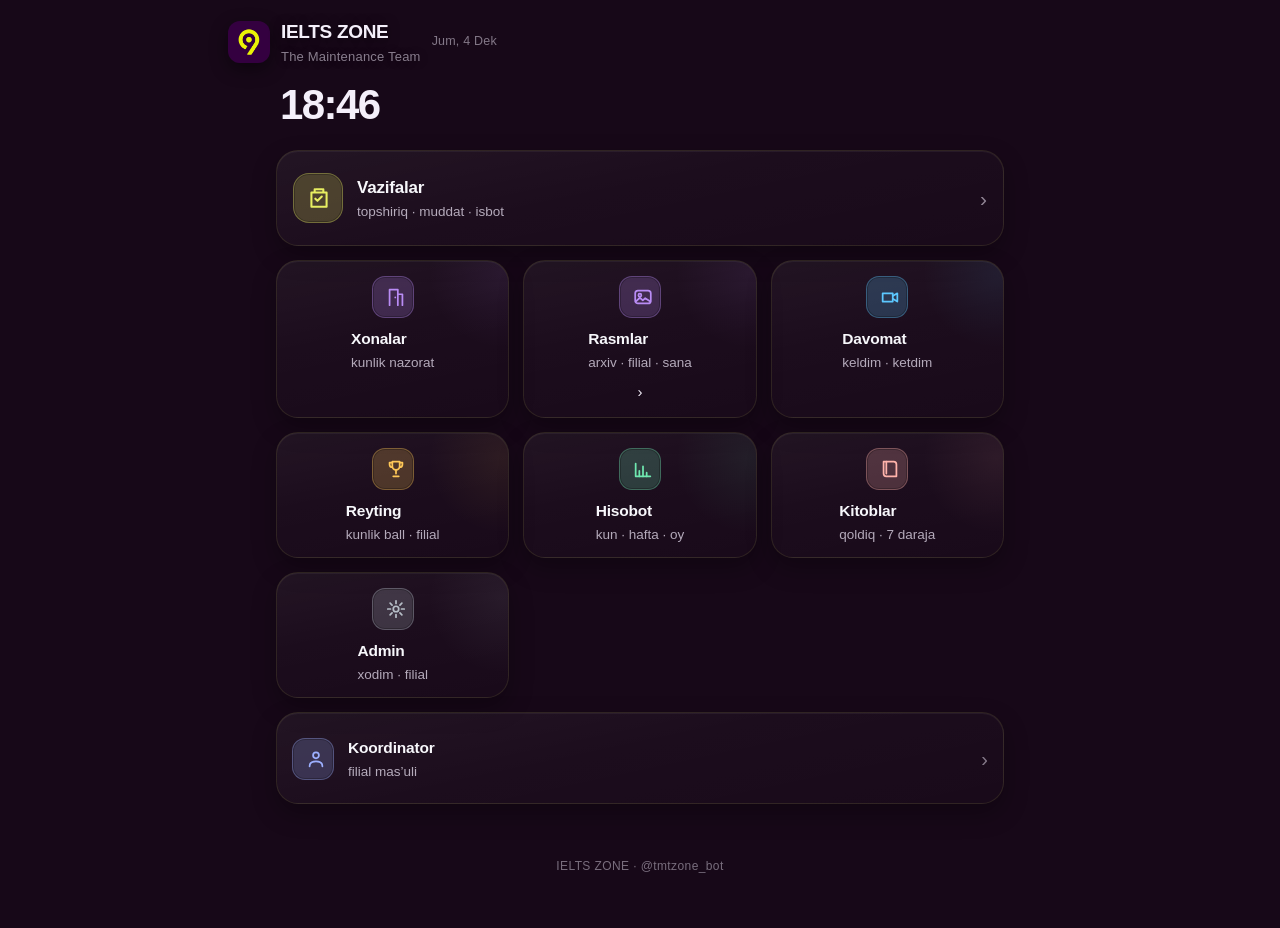
<file: index.html>
<!DOCTYPE html>
<html lang="uz">
<head>
<meta charset="utf-8">
<meta name="viewport" content="width=device-width, initial-scale=1, viewport-fit=cover">
<meta name="theme-color" content="#2b0625">
<title>IELTS ZONE — TMT</title>
<link rel="stylesheet" href="style.css?v=57">
<script src="assets/telegram-web-app.js"></script>
<script src="assets/tg.js?v=57"></script>
</head>
<body class="home">
<div class="wallpaper"></div>
<div class="scrim"></div>

<header class="hero">
  <div class="brand">
    <img class="mark" src="assets/logo.jpg" alt="IELTS ZONE">
    <div class="bt">
      <h1>IELTS ZONE</h1>
      <p id="who">The Maintenance Team</p>
    </div>
  <span class="corner" id="cdate"></span></div>
</header>

<main class="cards">
  <div class="clock"><span class="t" id="ctime">--:--</span></div>
  <a class="card lead" data-ac="lime" data-sec="tasks" href="pages/tasks.html">
    <span class="chip"><svg viewBox="0 0 24 24"><path d="M9 4h6M8 4v2M16 4v2M5 7h14v13H5z"/><path d="M8.6 12.6l2 2 4-4"/></svg></span>
    <span class="txt"><b>Vazifalar</b><i>topshiriq · muddat · isbot</i></span><span class="ch">›</span>
  </a>
  <a class="card" data-ac="violet" data-sec="rooms" href="pages/rooms.html">
    <span class="chip"><svg viewBox="0 0 24 24"><path d="M5 21V4h9v17"/><path d="M14 9h5v12"/><path d="M11.2 12.5h.01"/></svg></span>
    <span class="txt"><b>Xonalar</b><i>kunlik nazorat</i></span>
  </a>
  <a class="card" data-ac="violet" data-perm="photos" href="pages/photos.html">
    <span class="chip"><svg viewBox="0 0 24 24"><rect x="3.5" y="5" width="17" height="14" rx="3"/><circle cx="8.6" cy="10" r="1.6"/><path d="M4 17l4.6-4.2 3.2 2.8 2.6-2.3L20 17"/></svg></span>
    <span class="txt"><b>Rasmlar</b><i>arxiv · filial · sana</i></span><span class="ch">›</span>
  </a>
  <a class="card" data-ac="sky" href="pages/attendance.html">
    <span class="chip"><svg viewBox="0 0 24 24"><path d="M4 8h11v9H4z"/><path d="M15 11l5-3v9l-5-3"/></svg></span>
    <span class="txt"><b>Davomat</b><i>keldim · ketdim</i></span>
  </a>
  <a class="card" data-ac="gold" href="pages/ranking.html">
    <span class="chip"><svg viewBox="0 0 24 24"><path d="M8 4h8v5a4 4 0 01-8 0z"/><path d="M8 5H5v2a3 3 0 003 3M16 5h3v2a3 3 0 01-3 3"/><path d="M12 13v4M9 20h6"/></svg></span>
    <span class="txt"><b>Reyting</b><i>kunlik ball · filial</i></span>
  </a>
  <a class="card" data-ac="mint" href="pages/reports.html">
    <span class="chip"><svg viewBox="0 0 24 24"><path d="M4 20V6M4 20h16"/><path d="M8 20v-6M12 20V9M16 20v-4"/></svg></span>
    <span class="txt"><b>Hisobot</b><i>kun · hafta · oy</i></span>
  </a>
  <a class="card" data-ac="coral" data-sec="books" href="pages/books.html">
    <span class="chip"><svg viewBox="0 0 24 24"><path d="M5 4h11a3 3 0 013 3v13H8a3 3 0 01-3-3z"/><path d="M8 4v13"/></svg></span>
    <span class="txt"><b>Kitoblar</b><i>qoldiq · 7 daraja</i></span>
  </a>
  <a class="card" data-ac="slate" data-perm="admin" href="pages/admin.html">
    <span class="chip"><svg viewBox="0 0 24 24"><circle cx="12" cy="12" r="3"/><path d="M12 3v3M12 18v3M3 12h3M18 12h3M5.6 5.6l2.1 2.1M16.3 16.3l2.1 2.1M18.4 5.6l-2.1 2.1M7.7 16.3l-2.1 2.1"/></svg></span>
    <span class="txt"><b>Admin</b><i>xodim · filial</i></span>
  </a>
  <a class="card wide" data-ac="indigo" data-perm="coordinators" href="pages/coordinators.html">
    <span class="chip"><svg viewBox="0 0 24 24"><circle cx="12" cy="8" r="3.2"/><path d="M5 20c0-3.6 3.1-5.5 7-5.5s7 1.9 7 5.5"/></svg></span>
    <span class="txt"><b>Koordinator</b><i>filial mas’uli</i></span><span class="ch">›</span>
  </a>
</main>

<footer id="ft">IELTS ZONE · @tmtzone_bot</footer>

<script>
(function(){
  // Deep link: start_param (menyu tugmasi: t.me/tmtzone_bot/app?startapp=tasks)
  // yoki ?go=tasks&id=17 (botdagi tugma) -> kerakli sahifani darhol ochadi.
  var OK = {tasks:1, rooms:1, books:1, photos:1, attendance:1, ranking:1, reports:1, admin:1, coordinators:1};
  var sec = "", id = "";
  try { var sp = (window.Telegram && Telegram.WebApp && Telegram.WebApp.initDataUnsafe && Telegram.WebApp.initDataUnsafe.start_param) || ""; } catch(e){}
  try {
    var q = new URLSearchParams(location.search || "");
    var raw = (q.get("go") || q.get("startapp") || sp || "").toLowerCase();
    var m = raw.match(/^([a-z]+)[_-]?(\d*)$/);
    if (m) { sec = m[1]; id = m[2] || (q.get("id") || ""); }
    if (!OK[sec]) { sec = ""; id = ""; }
    // rol bo'yicha yopilgan bo'limga kirishga urinish -> bosh sahifada qolamiz
    try {
      var mm = JSON.parse(sessionStorage.getItem("tg_me") || "null");
      if (mm && mm.perms && mm.perms[sec] === false) { sec = ""; id = ""; }
    } catch(e2){}
  } catch(e){}
  if (sec) location.replace("pages/" + sec + ".html" + (id ? "?id=" + encodeURIComponent(id) : ""));
})();
</script>
<script>
(function(){
  // Rol bo'yicha kartalarni yashirish (perms backenddan: /api/webapp/me)
  function applyPerms(p){
    if (!p) return;
    var cs = document.querySelectorAll(".card[data-perm]");
    for (var i = 0; i < cs.length; i++){
      var k = cs[i].getAttribute("data-perm");
      cs[i].style.display = (p[k] === false) ? "none" : "";
    }
  }
  try{
    const me = JSON.parse(sessionStorage.getItem("tg_me") || "null");
    if(me && me.name) document.getElementById("who").textContent = me.name;
    if(me) applyPerms(me.perms);
  }catch(e){}

  const DAYS = ["Yak","Dush","Sesh","Chor","Pay","Jum","Shan"];
  const MON = ["yanv","fevr","mart","apr","may","iyun","iyul","avg","sen","okt","noy","dek"];
  function tick(){
    const d = new Date();
    document.getElementById("ctime").textContent =
      String(d.getHours()).padStart(2,"0") + ":" + String(d.getMinutes()).padStart(2,"0");
    document.getElementById("cdate").textContent =
      DAYS[d.getDay()] + ", " + d.getDate() + " " + MON[d.getMonth()];
  }
  tick(); setInterval(tick, 15000);

  // Bildirishnoma: o'qilmagan sonlar kafel ustida
  function badges(){
    if (!window.tgJson) return;
    window.tgJson("/api/webapp/me").then(function(j){
      if (!j || !j.ok || !j.counts) return;
      try {
        sessionStorage.setItem("tg_me", JSON.stringify({id:j.id, name:j.name, branch:j.branch,
          manager:j.manager, role:j.role, perms:j.perms || null}));
        applyPerms(j.perms);
        if (j.name) document.getElementById("who").textContent = j.name;
      } catch(e){}
      Object.keys(j.counts).forEach(function(sec){
        var card = document.querySelector(".card[data-sec=\"" + sec + "\"]");
        if (!card) return;
        var n = +j.counts[sec] || 0, b = card.querySelector(".badge");
        if (n > 0) {
          if (!b) { b = document.createElement("span"); b.className = "badge"; card.appendChild(b); }
          b.textContent = n > 99 ? "99+" : String(n);
        } else if (b) { b.parentNode.removeChild(b); }
      });
    }).catch(function(){});
  }
  badges(); setInterval(badges, 60000);
  document.addEventListener("visibilitychange", function(){ if (!document.hidden) badges(); });

  document.addEventListener("click", function(e){
    const t = e.target.closest(".card");
    if(!t || t.classList.contains("clock")) return;
    t.classList.add("pressed");
    setTimeout(function(){ t.classList.remove("pressed"); }, 180);
  });
})();
</script>
<script>
(function(){try{
 var VER=57, k='tmt_ver';
 fetch('version.json?_='+Date.now(),{cache:'no-store'}).then(function(r){return r.json()}).then(function(j){
  if(!j||!j.ver) return;
  var have=+(sessionStorage.getItem(k)||0);
  if(j.ver!==VER && have!==j.ver){sessionStorage.setItem(k,j.ver);location.replace(location.pathname+'?v='+j.ver);}
 }).catch(function(){});
}catch(e){}})();
</script>
</body>
</html>
</file>
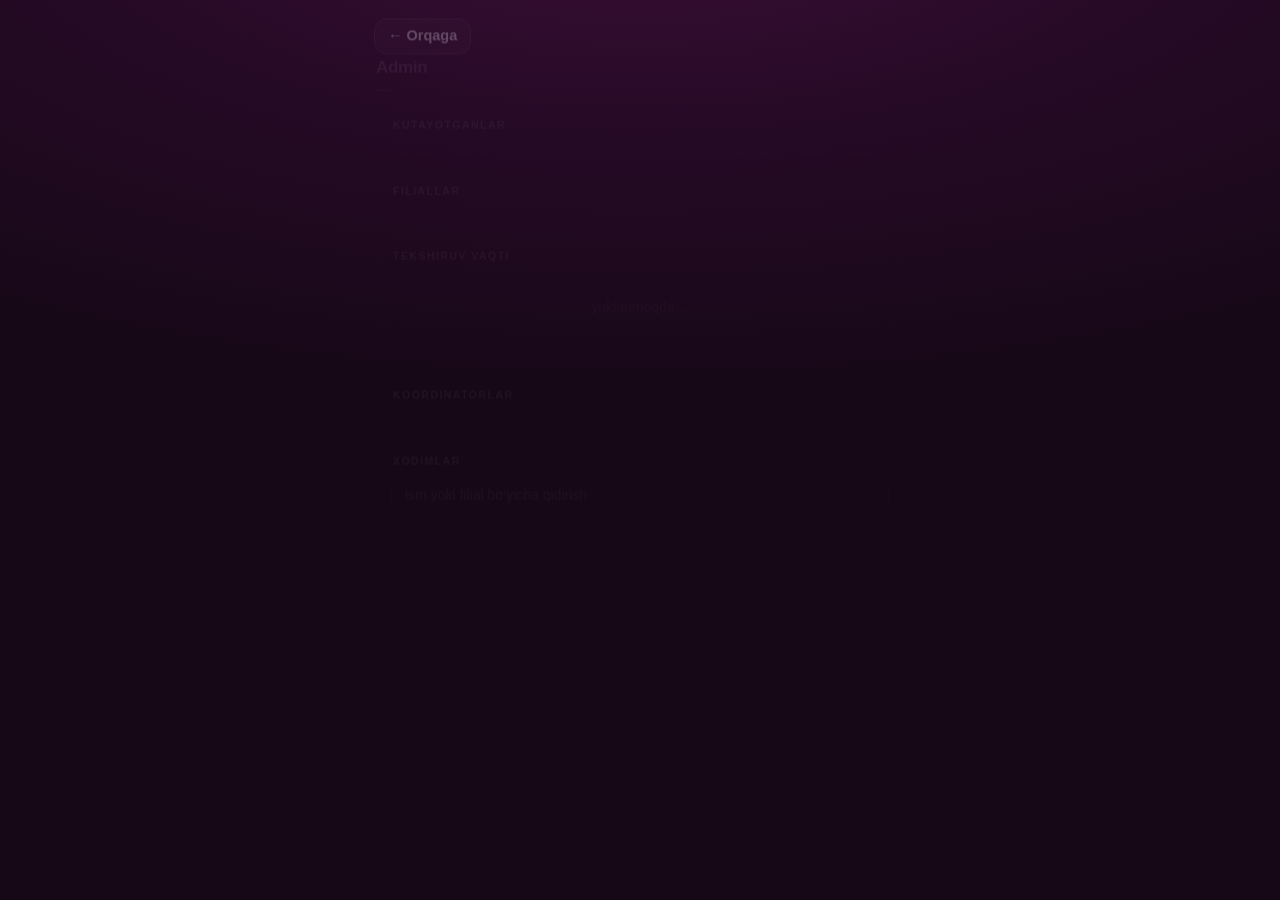
<file: pages/admin.html>
<!DOCTYPE html>
<html lang="uz">
<head>
<meta charset="utf-8">
<meta name="viewport" content="width=device-width,initial-scale=1,maximum-scale=1">
<title>Admin</title>
<link rel="stylesheet" href="../style.css?v=57">
<style>
  .card2{background:var(--card);border:1px solid var(--line);border-radius:14px;padding:14px;margin-bottom:10px}
  .card2 h3{margin:0 0 10px;font-size:13px;color:var(--dim);font-weight:600;text-transform:uppercase;letter-spacing:.4px}
  .br{display:flex;justify-content:space-between;align-items:center;padding:9px 0;border-bottom:1px solid var(--line)}
  .br:last-child{border:0}
  .br .nm{font-size:14px;font-weight:600}
  .br .mt{font-size:12px;color:var(--dim);margin-top:2px}
  .br .rt{font-size:13px;color:var(--dim);white-space:nowrap}
  .bar{height:4px;border-radius:2px;background:var(--line);margin-top:6px;overflow:hidden}
  .bar i{display:block;height:100%;background:var(--acc)}
  input.q{width:100%;padding:10px 12px;border-radius:10px;border:1px solid var(--line);background:transparent;color:inherit;font-size:14px;margin-bottom:10px}
  .st{display:flex;align-items:center;gap:10px;padding:8px 0;border-bottom:1px solid var(--line)}
  .st:last-child{border:0}
  .st .av{width:28px;height:28px;border-radius:50%;background:var(--line);display:flex;align-items:center;justify-content:center;font-size:12px}
  .st .nm{flex:1;font-size:14px}
  .st .nm i{display:block;font-size:11px;color:var(--dim);font-style:normal;margin-top:1px}
  .tag{font-size:11px;padding:3px 7px;border-radius:6px;border:1px solid var(--line);color:var(--dim)}
  .tag.c{color:var(--acc);border-color:var(--acc)}
  .empty{color:var(--dim);font-size:14px;text-align:center;padding:18px 0}
  .st{cursor:pointer}
  .modal{position:fixed;inset:0;background:rgba(0,0,0,.6);display:none;align-items:flex-end;z-index:50}
  .modal.on{display:flex}
  .sheet{width:100%;background:var(--card);border-radius:16px 16px 0 0;padding:16px;max-height:88vh;overflow:auto}
  .sheet h2{margin:0 0 3px;font-size:16px}
  .sheet .sub2{color:var(--dim);font-size:12px;margin-bottom:12px}
  .sheet .lb{font-size:11px;color:var(--dim);text-transform:uppercase;letter-spacing:.4px;margin:12px 0 6px}
  .chips{display:flex;flex-wrap:wrap;gap:6px}
  .chip{padding:8px 12px;border-radius:9px;border:1px solid var(--line);font-size:13px;background:transparent;color:inherit}
  .chip.on{border-color:var(--acc);color:var(--acc)}
  .chip.danger.on{border-color:#e35b5b;color:#e35b5b}
  .sheet .save{width:100%;margin-top:16px;padding:12px;border-radius:11px;border:0;background:var(--acc);color:#000;font-size:15px;font-weight:600}
  .sheet .close{float:right;background:none;border:0;color:var(--dim);font-size:20px;line-height:1}
  .sheet .msg{font-size:13px;margin-top:10px;color:var(--dim)}
  .wr{padding:10px 0;border-bottom:1px solid var(--line)}
  .wr:last-child{border:0}
  .wn{display:flex;justify-content:space-between;align-items:center;font-size:13px;font-weight:600;margin-bottom:8px}
  .ws{font-size:11px;font-weight:600;padding:2px 7px;border-radius:6px;border:1px solid var(--line);color:var(--dim)}
  .ws.open{color:#3ddc84;border-color:#3ddc84}
  .ws.shut{color:#e0a832;border-color:#e0a832}
  .wic{display:flex;align-items:center;gap:6px;margin-bottom:8px;color:var(--dim)}
  .wic input[type=time]{flex:1;padding:8px;border-radius:9px;border:1px solid var(--line);
    background:transparent;color:inherit;font-size:14px;font-family:inherit}
  .wrow{display:flex;align-items:center;justify-content:space-between;gap:8px}
  .wt{font-size:12px;color:var(--dim);display:flex;align-items:center;gap:6px}
  .wsv{padding:8px 14px;border-radius:9px;border:1px solid rgba(126,240,184,.35);background:rgba(126,240,184,.14);color:var(--ok);font-size:13px;font-weight:600;font-family:inherit}
  .wmsg{font-size:12px;margin-top:6px;color:var(--dim)}
.wr.off .wic{opacity:.45}
.wic input[type=time]:disabled{opacity:.6}
</style>
<link rel="stylesheet" href="../assets/ui.css?v=57">
</head>
<body>
<div class="wrap">
  <a class="back" href="../index.html">← Orqaga</a>
  <div class="ttl">Admin</div>
  <div class="sub" id="who">—</div>

  <div class="card2" id="pendCard" style="display:none">
    <h3>Kutayotganlar</h3><div id="pend"></div>
  </div>
  <div class="card2"><h3>Filiallar</h3><div id="brs"></div></div>
  <div class="card2"><h3>Tekshiruv vaqti</h3><div id="wins"><div class="empty">yuklanmoqda…</div></div></div>
  <div class="card2"><h3>Koordinatorlar</h3><div id="coords"></div></div>
  <div class="card2">
    <h3>Xodimlar</h3>
    <input class="q" id="q" placeholder="ism yoki filial bo‘yicha qidirish">
    <div id="staff"></div>
  </div>
</div>

<div class="modal" id="modal">
  <div class="sheet">
    <button class="close" onclick="closeModal()">×</button>
    <h2 id="mName">—</h2>
    <div class="sub2" id="mSub">—</div>

    <div class="lb">Rol</div>
    <div class="chips" id="mRole"></div>

    <div class="lb">Filial</div>
    <div class="chips" id="mBranch"></div>

    <div class="lb">Holat</div>
    <div class="chips" id="mStatus"></div>

    <button class="save" onclick="saveUser()">Saqlash</button>
    <div class="msg" id="mMsg"></div>
  </div>
</div>

<div class="modal" id="pModal">
  <div class="sheet">
    <button class="close" onclick="closePend()">×</button>
    <h2 id="pName">—</h2>
    <div class="sub2" id="pSub">—</div>

    <div class="lb">Filial</div>
    <div class="chips" id="pBranch"></div>

    <div class="lb">Smena</div>
    <div class="chips" id="pShift"></div>

    <button class="save" onclick="approvePend()">Tasdiqlash</button>
    <button class="save" style="background:#e35b5b;color:#fff;margin-top:8px" onclick="rejectPend()">Rad etish</button>
    <div class="msg" id="pMsg"></div>
  </div>
</div>

<script src="../assets/telegram-web-app.js"></script>
<script src="../assets/tg.js?v=57"></script>
<script>
var DATA = {staff: []};

function esc(s){ return String(s == null ? "" : s).replace(/[&<>"]/g, function(c){
  return {"&":"&amp;","<":"&lt;",">":"&gt;",'"':"&quot;"}[c];
}); }

function initials(n){
  var p = String(n || "?").trim().split(/\s+/);
  return esc((p[0] || "?")[0] + (p[1] ? p[1][0] : ""));
}

function renderStaff(){
  var q = (document.getElementById("q").value || "").toLowerCase().trim();
  var list = DATA.staff.filter(function(s){
    return !q || String(s.name).toLowerCase().indexOf(q) >= 0 ||
           String(s.branch).toLowerCase().indexOf(q) >= 0;
  });
  var el = document.getElementById("staff");
  if (!list.length){ el.innerHTML = '<div class="empty">topilmadi</div>'; return; }
  el.innerHTML = list.map(function(s){
    return '<div class="st" data-cid="' + s.cid + '"><div class="av">' + initials(s.name) + '</div>' +
      '<div class="nm">' + esc(s.name) + '<i>' + esc(s.branch || "—") + ' · ' + esc(s.role || "xodim") + '</i></div>' +
      '<span class="tag">' + esc(s.status) + '</span></div>';
  }).join("");
  if (OWNER){
    Array.prototype.forEach.call(el.querySelectorAll(".st"), function(n){
      n.onclick = function(){ openUser(parseInt(n.getAttribute("data-cid"), 10)); };
    });
  }
}

var SEL = {cid: 0, role: "", branch: "", status: "active"};
var OWNER = false;
var BRANCH_LIST = [];

function chipRow(id, opts, key){
  document.getElementById(id).innerHTML = opts.map(function(o){
    var on = SEL[key] === o.v ? " on" : "";
    var dg = o.d ? " danger" : "";
    return '<button class="chip' + on + dg + '" data-v="' + esc(o.v) + '">' + esc(o.t) + '</button>';
  }).join("");
  Array.prototype.forEach.call(document.getElementById(id).querySelectorAll(".chip"), function(b){
    b.onclick = function(){ SEL[key] = b.getAttribute("data-v"); drawChips(); };
  });
}

function drawChips(){
  chipRow("mRole", [
    {v:"worker", t:"Xodim (worker)"},
    {v:"staff", t:"Staff"},
    {v:"manager", t:"Menejer"}
  ], "role");
  var bs = BRANCH_LIST.map(function(b){ return {v:b, t:b}; });
  bs.push({v:"—", t:"—"});
  chipRow("mBranch", bs, "branch");
  chipRow("mStatus", [
    {v:"active", t:"Faol"},
    {v:"blocked", t:"Bloklangan", d:true}
  ], "status");
}

function openUser(cid){
  if (!OWNER) return;
  var s = DATA.staff.filter(function(x){ return x.cid === cid; })[0];
  if (!s) return;
  SEL = {cid: cid, role: s.role || "worker", branch: s.branch || "—",
         status: (String(s.status).toLowerCase() === "blocked" || String(s.status).toLowerCase() === "bloklangan") ? "blocked" : "active"};
  document.getElementById("mName").textContent = s.name;
  document.getElementById("mSub").textContent = (s.branch || "—") + " · " + (s.role || "xodim") + " · id " + s.cid;
  document.getElementById("mMsg").textContent = "";
  drawChips();
  document.getElementById("modal").classList.add("on");
}

function closeModal(){ document.getElementById("modal").classList.remove("on"); }

function saveUser(){
  var msg = document.getElementById("mMsg");
  msg.textContent = "saqlanmoqda…";
  tgJson("/api/tmt/admin/user", {
    method: "POST",
    headers: {"Content-Type": "application/json"},
    body: JSON.stringify({cid: SEL.cid, role: SEL.role, branch: SEL.branch, status: SEL.status})
  }).then(function(j){
    if (j && j.ok){ msg.textContent = "saqlandi ✓"; setTimeout(function(){ closeModal(); load(); }, 600); }
    else { msg.textContent = (j && j.error) || "xato"; }
  }).catch(function(){ msg.textContent = "tarmoq xatosi"; });
}

function load(){
  tgJson("/api/tmt/admin").then(function(j){
    if (!j || !j.ok){ document.getElementById("who").textContent = (j && j.error) || "xato"; return; }
    document.getElementById("who").textContent =
      j.staff.length + " xodim · " + j.branches.length + " filial" + (j.is_owner ? " · ega" : "");
    DATA.staff = j.staff || [];
    DATA.pending = j.pending || [];
    OWNER = !!j.is_owner;
    BRANCH_LIST = (j.branches || []).map(function(b){ return b.name; });
    renderStaff();
    renderPending();
    loadWindows();

    document.getElementById("brs").innerHTML = (j.branches || []).map(function(b){
      var pct = b.rooms ? Math.round(b.done / b.rooms * 100) : 0;
      return '<div class="br"><div style="flex:1"><div class="nm">' + esc(b.name) + '</div>' +
        '<div class="mt">' + b.staff + ' xodim · bugun ' + b.done + '/' + b.rooms + ' xona</div>' +
        '<div class="bar"><i style="width:' + pct + '%"></i></div></div>' +
        '<div class="rt">' + pct + '%</div></div>';
    }).join("") || '<div class="empty">filial yo‘q</div>';

    var cs = j.coordinators || [];
    document.getElementById("coords").innerHTML = cs.length ? cs.map(function(c){
      return '<div class="br"><div class="av">' + esc((c.name||'?').slice(0,1).toUpperCase()) + '</div>' +
        '<div style="flex:1"><div class="nm">' + esc(c.name) + '</div>' +
        '<div class="mt">' + esc(c.branch) + '</div></div>' +
        '<span class="tag c">koordinator</span></div>';
    }).join("") : '<div class="empty">koordinator biriktirilmagan</div>';
  }).catch(function(e){
    document.getElementById("who").textContent = "tarmoq xatosi";
  });
}

// ---------- tekshiruv vaqti ----------
var WINS = [];

function loadWindows(){
  tgJson("/api/tmt/check-window").then(function(j){
    var el = document.getElementById("wins");
    if (!j || !j.ok){ el.innerHTML = '<div class="empty">' + esc((j && j.error) || "xato") + '</div>'; return; }
    WINS = j.windows || [];
    if (!WINS.length){ el.innerHTML = '<div class="empty">filial yo‘q</div>'; return; }
    el.innerHTML = WINS.map(function(w, i){
      var st = !w.enabled ? "cheklovsiz" : (w.open ? "ochiq" : "yopiq");
      var kls = w.enabled ? (w.open ? "open" : "shut") : "";
      return '<div class="wr" data-i="' + i + '">' +
        '<div class="wn"><span>' + esc(w.branch) + '</span><span class="ws ' + kls + '">' + st + '</span></div>' +
        '<div class="wic"><input type="time" class="t1" value="' + esc(w.start) + '"><span>–</span>' +
        '<input type="time" class="t2" value="' + esc(w.end) + '"></div>' +
        '<div class="wrow">' + (w.can_edit
          ? '<label class="wt"><input type="checkbox" class="on2"' + (w.enabled ? ' checked' : '') +
            '> cheklov yoniq</label><button class="wsv">Saqlash</button>'
          : '<span class="ws">faqat menejer o\u2018zgartiradi</span>') +
        '</div>' +
        '<div class="wmsg">' + (w.enabled
            ? ("bugun " + esc(w.start) + "–" + esc(w.end) + " · hozir " + esc(w.now))
            : "istalgan vaqtda rasm yuklash mumkin") + '</div>' +
      '</div>';
    }).join("");
    Array.prototype.forEach.call(el.querySelectorAll(".wr"), function(row){
      var btn = row.querySelector(".wsv"); if (!btn) return;
      var on = row.querySelector(".on2");
      function sync(){ row.querySelector(".t1").disabled = !on.checked; row.querySelector(".t2").disabled = !on.checked;
                       row.classList.toggle("off", !on.checked); }
      on.onchange = sync; sync();
      btn.onclick = function(){ saveWin(parseInt(row.getAttribute("data-i"),10), row); };
    });
  }).catch(function(){
    document.getElementById("wins").innerHTML = '<div class="empty">tarmoq xatosi</div>';
  });
}

function saveWin(i, row){
  var w = WINS[i];
  if (!w) return;
  var body = {branch: w.branch,
              start: row.querySelector(".t1").value,
              end: row.querySelector(".t2").value,
              enabled: row.querySelector(".on2").checked};
  var m = row.querySelector(".wmsg");
  m.textContent = "saqlanmoqda…";
  tgJson("/api/tmt/check-window/set", {method: "POST",
      headers: {"Content-Type": "application/json"},
      body: JSON.stringify(body)})
    .then(function(j){
      if (j && j.ok){ m.textContent = "✅ saqlandi"; loadWindows(); }
      else m.textContent = "xato: " + ((j && j.error) || "?");
    })
    .catch(function(e){ m.textContent = "tarmoq xatosi: " + e.message; });
}

// ---------- kutayotganlar ----------
var PSEL = {cid: 0, role: "worker", branch: "", shift: "morning"};

function renderPending(){
  var list = DATA.pending || [];
  var card = document.getElementById("pendCard");
  if (!OWNER || !list.length){ card.style.display = "none"; return; }
  card.style.display = "";
  var el = document.getElementById("pend");
  el.innerHTML = list.map(function(p){
    return '<div class="st" data-cid="' + p.cid + '"><div class="av">' + initials(p.name) + '</div>' +
      '<div class="nm">' + esc(p.name) + '<i>' + esc(p.role === "staff" ? "staff" : "hodim") +
      (p.at ? " · " + esc(p.at) : "") + '</i></div><span class="tag c">yangi</span></div>';
  }).join("");
  Array.prototype.forEach.call(el.querySelectorAll(".st"), function(n){
    n.onclick = function(){ openPend(parseInt(n.getAttribute("data-cid"), 10)); };
  });
}

function openPend(cid){
  var p = (DATA.pending || []).filter(function(x){ return x.cid === cid; })[0];
  if (!p) return;
  PSEL = {cid: cid, role: p.role || "worker",
          branch: BRANCH_LIST[0] || "", shift: "morning"};
  document.getElementById("pName").textContent = p.name;
  document.getElementById("pSub").textContent = p.cid + (p.role === "staff" ? " · staff" : " · hodim");
  document.getElementById("pMsg").textContent = "";
  drawPendChips();
  document.getElementById("pModal").classList.add("on");
}

function closePend(){ document.getElementById("pModal").classList.remove("on"); }

function drawPendChips(){
  var bs = BRANCH_LIST.map(function(b){ return {v:b, t:b}; });
  chipRow.call(null, "pBranch", bs, "branch");
  // branch chipsi PSEL.branch ni o'qiydi
  Array.prototype.forEach.call(document.getElementById("pBranch").querySelectorAll(".chip"), function(b){
    b.classList.toggle("on", b.getAttribute("data-v") === PSEL.branch);
    b.onclick = function(){ PSEL.branch = b.getAttribute("data-v"); drawPendChips(); };
  });
  chipRow.call(null, "pShift", [
    {v:"morning", t:"🌅 Ertalabki"},
    {v:"evening", t:"🌆 Tushdan keyingi"}
  ], "shift");
  Array.prototype.forEach.call(document.getElementById("pShift").querySelectorAll(".chip"), function(b){
    b.classList.toggle("on", b.getAttribute("data-v") === PSEL.shift);
    b.onclick = function(){ PSEL.shift = b.getAttribute("data-v"); drawPendChips(); };
  });
}

function pendSend(action){
  var msg = document.getElementById("pMsg");
  msg.textContent = "yuborilmoqda…";
  tgJson("/api/tmt/admin/pending", {
    method: "POST",
    headers: {"Content-Type": "application/json"},
    body: JSON.stringify({cid: PSEL.cid, action: action,
                          branch: PSEL.branch, shift: PSEL.shift})
  }).then(function(j){
    if (j && j.ok){ msg.textContent = "bajarildi ✓"; setTimeout(function(){ closePend(); load(); }, 600); }
    else { msg.textContent = (j && j.error) || "xato"; }
  }).catch(function(){ msg.textContent = "tarmoq xatosi"; });
}

function approvePend(){ pendSend("approve"); }
function rejectPend(){ pendSend("reject"); }

document.getElementById("q").oninput = renderStaff;
tgReady(load);
</script>
</body>
</html>
</file>
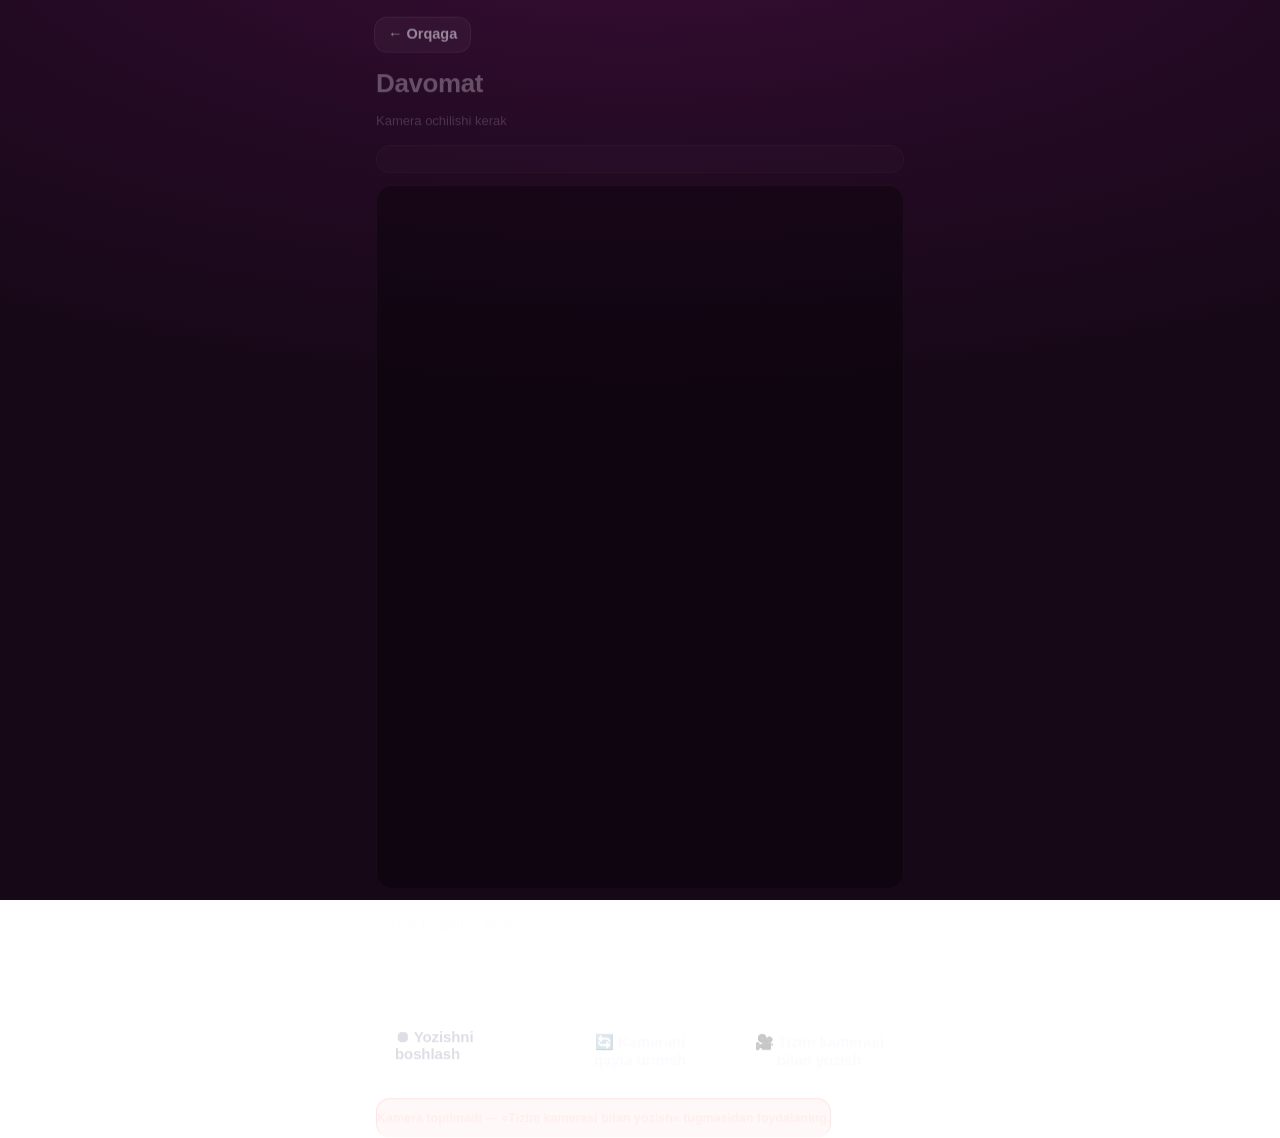
<file: pages/attendance.html>
<!DOCTYPE html>
<html lang="uz">
<head>
<meta charset="utf-8">
<meta name="viewport" content="width=device-width, initial-scale=1, viewport-fit=cover">
<title>Davomat — TMT</title>
<link rel="stylesheet" href="../style.css?v=57">
<script src="../assets/telegram-web-app.js"></script>
<script src="../assets/tg.js?v=57"></script>
<style>
  .wrap{max-width:520px;margin:0 auto;padding:16px}
  .back{color:var(--dim);text-decoration:none;font-size:14px}
  h1{font-size:20px;margin:12px 0 4px}
  .sub{color:var(--dim);font-size:13px;margin-bottom:14px}
  video#cam{width:100%;aspect-ratio:3/4;object-fit:cover;border-radius:16px;background:#000;border:1px solid var(--line)}
  .btns{display:grid;gap:10px;margin-top:14px}
  button{border:0;border-radius:14px;padding:14px;font-size:15px;font-weight:600;font-family:inherit}
  .rec{background:var(--amber);color:#12161a}
  .stop{background:#e5484d;color:#fff}
  .send{background:var(--ok);color:#08110c}
  .ghost{background:var(--panel);color:var(--tx);border:1px solid var(--line)}
  button:disabled{opacity:.45}
  .note{margin-top:12px}
  .note textarea{width:100%;min-height:64px;background:var(--panel);border:1px solid var(--line);border-radius:12px;color:var(--tx);padding:10px;font-family:inherit;font-size:14px}
  .st{margin-top:12px;font-size:14px;color:var(--dim);min-height:20px}
  .st.ok{color:var(--ok)} .st.err{color:#e5484d}
  .came{margin:0 0 14px;padding:12px 14px;background:var(--panel);border:1px solid var(--line);border-radius:14px}
  .came-h{font-size:14px;font-weight:600;margin-bottom:6px}
  .came-r{display:flex;justify-content:space-between;gap:10px;font-size:13px;padding:7px 0;border-top:1px solid var(--line)}
  .came-r:first-child{border-top:0}
  .came-n{color:var(--tx)} .came-m{color:var(--dim);white-space:nowrap}
  .came-e{font-size:13px;color:var(--dim)}
</style>
<link rel="stylesheet" href="../assets/ui.css?v=57">
</head>
<body>
<div class="wrap">
  <a class="back" href="../index.html">← Orqaga</a>
  <h1>Davomat</h1>
  <p class="sub" id="sub">Kamera ochilishi kerak</p>
  <p class="sub" id="today"></p>

  <div class="came" id="came" hidden>
    <div class="came-h" id="cameH">Bugun kelganlar</div>
    <div id="cameL"></div>
  </div>

  <video id="cam" autoplay playsinline muted></video>
  <input type="file" id="fVid" accept="video/*" capture="environment" style="display:none">

  <div class="note">
    <textarea id="note" placeholder="Izoh (majburiy emas)"></textarea>
  </div>

  <div class="btns">
    <button class="rec" id="bRec" disabled>⏺ Yozishni boshlash</button>
    <button class="stop" id="bStop" hidden>⏹ To‘xtatish</button>
    <button class="send" id="bIn" hidden>💼 Ishga keldim — yuborish</button>
    <button class="send" id="bOut" hidden>🚪 Ishdan ketdim — yuborish</button>
    <button class="ghost" id="bRetry" hidden>🔄 Kamerani qayta urinish</button>
    <button class="ghost" id="bFile" hidden>🎥 Tizim kamerasi bilan yozish</button>
  </div>

  <div class="st" id="st"></div>
</div>

<script>
var API = "https://maintenance-production-d87e.up.railway.app/api/tmt/upload";
var cam = document.getElementById("cam");
var st  = document.getElementById("st");
var blob = null, rec = null, chunks = [], stream = null;
var recStart = 0, recSecs = 0, recTick = null, MAXSEC = 60;
function fmtSec(s){ return Math.floor(s/60) + ":" + ("0" + (s%60)).slice(-2); }

function say(msg, cls){ st.textContent = msg || ""; st.className = "st" + (cls ? " " + cls : ""); }

var ATT = "https://maintenance-production-d87e.up.railway.app/api/tmt/attendance";
function initLen(){ return window.tgInitLen ? tgInitLen() : 0; }
function checkCtx(){
  if (initLen() > 0) return true;
  var w = document.getElementById("today");
  if (w) w.textContent = "⚠️ Telegram ma'lumoti topilmadi. Sahifani Telegramdagi «Ilova» tugmasidan oching.";
  return false;
}
tgWaitInit(checkCtx);
function esc(s){
  return String(s == null ? "" : s).replace(/[&<>"']/g, function(c){
    return {"&":"&amp;","<":"&lt;",">":"&gt;",'"':"&quot;","'":"&#39;"}[c];
  });
}
function loadToday(){
  tgFetch(ATT).then(function(r){ return r.json(); }).then(function(j){
    if (!j || !j.ok) return;
    var txt = j.state === "offline" ? "Bugun hali kirilmagan"
            : (j.t_in || "—") + " kirdi" + (j.t_out ? " · " + j.t_out + " ketdi" : " · hali ishda");
    document.getElementById("today").textContent = "Bugun: " + txt;

    var box = document.getElementById("came");
    var L = j.list || [];
    if (!j.can_see_all) { box.hidden = true; return; }
    document.getElementById("cameH").textContent =
      "Bugun kelganlar · " + L.length + " kishi";
    document.getElementById("cameL").innerHTML = L.length
      ? L.map(function(x){
          var right = x.t_in + (x.t_out ? " → " + x.t_out : "");
          return '<div class="came-r"><span class="came-n">' + esc(x.name) +
                 (x.branch ? ' · ' + esc(x.branch) : "") +
                 '</span><span class="came-m">' + esc(right) + '</span></div>';
        }).join("")
      : '<div class="came-e">Bugun hali hech kim video bilan kirmagan</div>';
    box.hidden = false;
  }).catch(function(){});
}
loadToday();

function camLive(){
  if (!stream) return false;
  var ts = stream.getTracks ? stream.getTracks() : [];
  for (var i = 0; i < ts.length; i++) if (ts[i].readyState === "live") return true;
  return false;
}
function camStop(){
  try { if (stream) stream.getTracks().forEach(function(t){ t.onended = null; t.stop(); }); } catch (e) {}
  stream = null; cam.srcObject = null;
}
function showFile(on){
  document.getElementById("bFile").hidden = !on;
  document.getElementById("bRetry").hidden = !on;
}
function camErr(e){
  var n = (e && e.name) || "";
  if (n === "NotAllowedError" || n === "SecurityError")
    return "Kamera ruxsati berilmagan. Telegram → Sozlamalar → Kamera ruxsatini yoqing, keyin «Kamerani qayta urinish»ni bosing.";
  if (n === "NotReadableError" || n === "TrackStartError")
    return "Kamera band — boshqa ilova kamerani ishlatyapti. Uni yopib «Kamerani qayta urinish»ni bosing.";
  if (n === "NotFoundError" || n === "OverconstrainedError")
    return "Kamera topilmadi — «Tizim kamerasi bilan yozish» tugmasidan foydalaning.";
  return "Kamera ochilmadi (" + (n || "xato") + "). «Kamerani qayta urinish»ni bosing.";
}
function openCam(cb){
  camStop();
  var v = cam; v.src = ""; v.controls = false;
  if (!navigator.mediaDevices || !navigator.mediaDevices.getUserMedia) {
    say("Brauzerda kamera API yo‘q — «Tizim kamerasi bilan yozish»dan foydalaning", "err");
    showFile(true); if (cb) cb(false); return;
  }
  navigator.mediaDevices.getUserMedia({ video: { facingMode: "user" }, audio: false })
    .then(function (s) {
      stream = s; cam.srcObject = s;
      s.getTracks().forEach(function (t) { t.onended = function () { if (stream === s) stream = null; }; });
      try { var p = cam.play(); if (p && p.catch) p.catch(function () {}); } catch (e) {}
      document.getElementById("bRec").disabled = false;
      document.getElementById("sub").textContent = "Videoni yozing (10–20 soniya)";
      showFile(false);
      if (cb) cb(true);
    })
    .catch(function (e) {
      document.getElementById("bRec").disabled = true;
      say(camErr(e), "err");
      showFile(true);
      if (cb) cb(false);
    });
}
openCam();
document.getElementById("bRetry").onclick = function () { say("Kamera qayta ochilmoqda…"); openCam(); };
document.getElementById("bFile").onclick = function () { document.getElementById("fVid").click(); };
document.getElementById("fVid").onchange = function () {
  var f = this.files && this.files[0]; this.value = "";
  if (!f) { say("Video tanlanmadi", "err"); return; }
  if (Date.now() - (f.lastModified || 0) > 300000){
    say("Faqat hoziroq yozilgan video qabul qilinadi — kamerani ochib qayta yozing", "err");
    return;
  }
  camStop();
  blob = f; recSecs = 0;
  cam.src = URL.createObjectURL(f); cam.controls = true;
  document.getElementById("bRec").hidden = true;
  document.getElementById("bIn").hidden = false;
  document.getElementById("bOut").hidden = false;
  document.getElementById("sub").textContent = "Video tanlandi — tugmani bosing";
  say("Video tayyor — «Ishga keldim» yoki «Ishdan ketdim»ni bosing", "ok");
};

document.getElementById("bRec").onclick = function () {
  if (!camLive()) {
    say("Kamera uzildi — qayta ochilmoqda…");
    openCam(function (ok) { if (ok) document.getElementById("bRec").click(); });
    return;
  }
  chunks = [];
  var mime = "";
  if (window.MediaRecorder) {
    if (MediaRecorder.isTypeSupported("video/mp4")) mime = "video/mp4";
    else if (MediaRecorder.isTypeSupported("video/webm;codecs=vp9")) mime = "video/webm;codecs=vp9";
    else if (MediaRecorder.isTypeSupported("video/webm")) mime = "video/webm";
  }
  try {
    rec = mime ? new MediaRecorder(stream, { mimeType: mime, videoBitsPerSecond: 1200000 })
               : new MediaRecorder(stream);
  } catch (e) { say("Yozib bo‘lmadi: " + e.message, "err"); return; }

  rec.ondataavailable = function (ev) { if (ev.data && ev.data.size) chunks.push(ev.data); };
  rec.onstop = function () {
    clearInterval(recTick);
    recSecs = Math.min(MAXSEC, Math.max(1, Math.round((Date.now() - recStart) / 1000)));
    blob = new Blob(chunks, { type: rec.mimeType || "video/webm" });
    cam.srcObject = null; cam.src = URL.createObjectURL(blob); cam.controls = true;
    document.getElementById("bRec").hidden = true;
    document.getElementById("bStop").hidden = true;
    document.getElementById("bIn").hidden = false;
    document.getElementById("bOut").hidden = false;
    say("Video tayyor (" + recSecs + " sek) — keldim yoki ketdim tugmasini bosing");
  };
  rec.start();
  this.hidden = true;
  document.getElementById("bStop").hidden = false;
  recStart = Date.now(); recSecs = 0;
  clearInterval(recTick);
  recTick = setInterval(function () {
    var s = Math.floor((Date.now() - recStart) / 1000);
    say("Yozilmoqda… " + fmtSec(s) + " / 1:00");
    if (s >= MAXSEC && rec && rec.state === "recording") { say("1 daqiqa limit — yozuv to‘xtatildi"); rec.stop(); }
  }, 500);
};

document.getElementById("bStop").onclick = function () {
  if (rec && rec.state === "recording") rec.stop();
};

function send(purpose, btn) {
  if (!blob) { say("Avval video yozing", "err"); return; }
  if (recSecs > MAXSEC){ say("Video " + recSecs + " sek — limit 1 daqiqa, qayta yozing", "err"); return; }
  if (!checkCtx()) { say("Telegram ma'lumoti yo'q — «Ilova» tugmasidan oching", "err"); return; }
  var fd = new FormData();
  fd.append("file", blob, "davomat." + ((blob.type.indexOf("mp4") >= 0) ? "mp4" : "webm"));
  fd.append("kind", "video");
  fd.append("purpose", purpose);
  fd.append("duration", String(recSecs || 0));
  fd.append("caption", document.getElementById("note").value.trim());

  ["bIn", "bOut"].forEach(function (id) { document.getElementById(id).disabled = true; });
  say("Yuborilmoqda…");
  tgFetch(API, { method: "POST", body: fd })
    .then(function (r) { return r.json().then(function (j) { return { code: r.status, j: j }; }); })
    .then(function (res) {
      if (res.j && res.j.ok) {
        var a = res.j.attendance || {};
        var extra = a.saved ? " · jadvalga yozildi" : (a.note ? " · " + a.note : "");
        say("✅ Yuborildi — guruhga tushdi" + extra, "ok");
        loadToday();
        if (window.Telegram && Telegram.WebApp) Telegram.WebApp.HapticFeedback &&
          Telegram.WebApp.HapticFeedback.notificationOccurred("success");
      } else {
        say("Xato: " + ((res.j && res.j.error) || res.code), "err");
        ["bIn", "bOut"].forEach(function (id) { document.getElementById(id).disabled = false; });
      }
    })
    .catch(function (e) {
      say("Tarmoq xatosi: " + e.message, "err");
      ["bIn", "bOut"].forEach(function (id) { document.getElementById(id).disabled = false; });
    });
}

document.getElementById("bIn").onclick  = function () { send("checkin", this); };
document.getElementById("bOut").onclick = function () { send("checkout", this); };
</script>
</body>
</html>
</file>
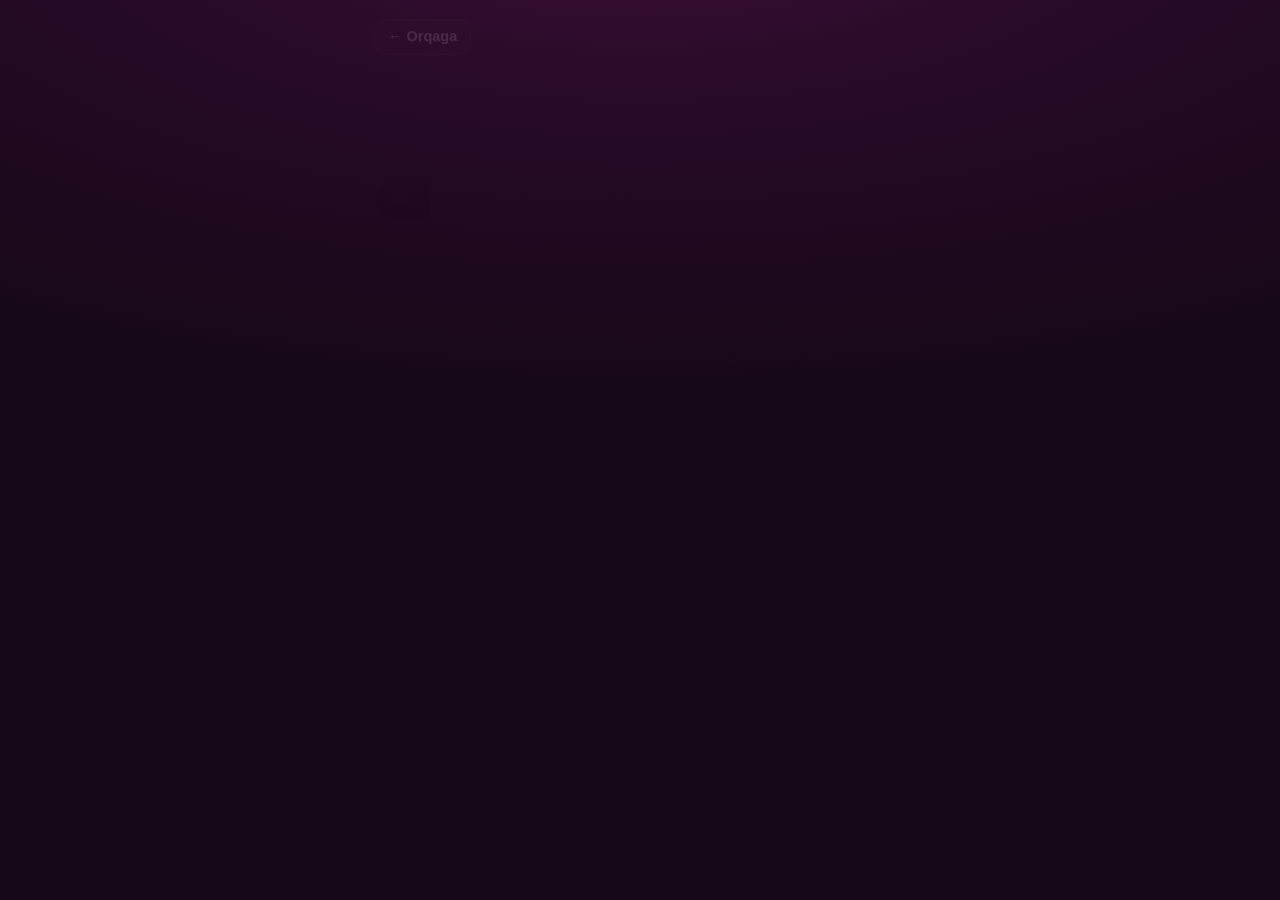
<file: pages/books.html>
<!DOCTYPE html>
<html lang="uz">
<head>
<meta charset="utf-8">
<meta name="viewport" content="width=device-width, initial-scale=1, viewport-fit=cover">
<title>Kitoblar ombori — TMT</title>
<link rel="stylesheet" href="../style.css?v=57">
<script src="../assets/telegram-web-app.js"></script>
<script src="../assets/tg.js?v=57"></script>
<script src="../assets/notif.js?v=57"></script>
<link rel="stylesheet" href="../assets/ui.css?v=57">
<style>
  .order.deep{border-color:#a855f7;box-shadow:0 0 0 2px rgba(168,85,247,.35);border-radius:14px}
  .cartcard{margin:14px 0 4px;border:1px solid rgba(255,255,255,.1);border-radius:16px;
    background:linear-gradient(180deg,rgba(124,92,255,.10),rgba(255,255,255,.02));padding:12px 12px 10px}
  .cc-head{display:flex;align-items:center;justify-content:space-between;font-weight:600;margin-bottom:8px}
  .cc-head small{font-weight:400;opacity:.65;font-size:12px}
  .crow{display:flex;align-items:center;justify-content:space-between;padding:7px 0;
    border-top:1px solid rgba(255,255,255,.06)}
  .crow:first-child{border-top:0}
  .crow .lv{font-size:13px}
  .crow .lv i{display:block;font-style:normal;font-size:11px;opacity:.55;margin-top:2px}
  .stepper{display:flex;align-items:center;gap:8px}
  .stepper button{width:30px;height:30px;border-radius:9px;border:1px solid rgba(255,255,255,.16);
    background:rgba(255,255,255,.06);color:#fff;font-size:16px;line-height:1}
  .stepper .q{min-width:22px;text-align:center;font-variant-numeric:tabular-nums;font-weight:600}
  .stepper .q.zero{opacity:.35;font-weight:400}
  .cc-foot{display:flex;gap:8px;margin-top:10px}
  .cc-foot button{flex:1;height:42px;border-radius:12px;border:1px solid rgba(255,255,255,.16);
    background:rgba(255,255,255,.05);color:#fff;font-weight:600;font-size:14px}
  .cc-foot button.primary{background:#7c5cff;border-color:#7c5cff}
  .cc-foot button:disabled{opacity:.45}
  .od-acts{display:flex;gap:8px;margin-top:8px}
  .od-acts button{flex:1;height:34px;border-radius:10px;border:1px solid rgba(255,255,255,.16);
    background:rgba(255,255,255,.05);color:#fff;font-size:13px;font-weight:600}
  .od-acts button.ok{background:#16a34a;border-color:#16a34a}
  .od-acts button.no{background:transparent;color:#fca5a5;border-color:rgba(248,113,113,.35)}
  .chip.lock{opacity:.35}
  .toast{position:fixed;left:50%;bottom:18px;transform:translateX(-50%);background:#111827;
    color:#fff;padding:10px 14px;border-radius:12px;font:500 13px/1.3 -apple-system,system-ui,sans-serif;
    z-index:9999;box-shadow:0 8px 24px rgba(0,0,0,.45);max-width:88vw;text-align:center}
</style>
</head>
<body data-sec="books">
<div class="wrap">
  <a class="back" href="../index.html">← Orqaga</a>
  <h1>Kitoblar ombori</h1>
  <p class="sub">filial qoldiqlari · savat · zakazlar</p>

  <div class="kpis" id="kpis"></div>
  <div class="chips" id="chips"></div>

  <div class="tablewrap">
  <table class="books">
    <thead>
      <tr>
        <th class="stick">Filial</th>
        <th>A1</th><th>A2</th><th>B1</th><th>B1+</th>
        <th>Novice</th><th>IELTS Std</th><th>Copybook</th>
        <th>Jami</th>
      </tr>
    </thead>
    <tbody id="rows"></tbody>
  </table>
</div>
<p class="note">Katak: <b>qoldiq</b> / <span style="color:var(--amber)">zakazda</span>. Jadval yon tomonga suriladi.</p>

<h2>🛒 Savat</h2>
<div class="cartcard">
  <div class="cc-head"><span>Zakaz: <b id="ccBranch">—</b></span><small id="ccTotal">0 dona</small></div>
  <div id="cartRows"></div>
  <div class="cc-foot">
    <button id="ccClear">Tozalash</button>
    <button id="ccSend" class="primary" disabled>Zakaz berish</button>
  </div>
</div>

<h2>Oxirgi zakazlar</h2>
<div class="orders" id="orders"></div>
<p class="note" id="upd"></p>
</div>

<script>
const BASE = "https://maintenance-production-d87e.up.railway.app";
const API  = BASE + "/api/books";
let LEVELS = ["A1","A2","B1","B1+","Novice","IELTS Standard","Copybook"];
let DATA = [], ORDERS = [], ME = {manager:false, coordinator:false, branch:null};
let CART = {}, BR = null, VIEW = "all";

const sum = a => a.reduce((x,y)=>x+y,0);
const fmt = n => (n||0).toLocaleString("ru-RU");
const ST = {"zakaz berildi":"yangi","qabul qilindi":"qabul qilindi","bekor qilindi":"bekor"};
const isAll = () => !!(ME.manager || (ME.perms && ME.perms.manage));
const canManage = () => !!(ME.manager || ME.coordinator || (ME.perms && ME.perms.manage));
const allowed = () => isAll() ? DATA.map(d=>d.branch)
  : (ME.branches && ME.branches.length ? ME.branches : [ME.branch].filter(Boolean));

function toast(msg){
  const d = document.createElement("div");
  d.className = "toast"; d.textContent = msg;
  document.body.appendChild(d);
  setTimeout(()=>d.remove(), 2600);
}

function kpis(){
  const stock = sum(DATA.flatMap(d=>d.stock));
  const ord   = sum(DATA.flatMap(d=>d.ordered));
  const open  = ORDERS.filter(o=>o.status==="zakaz berildi").length;
  document.getElementById("kpis").innerHTML = [
    ["Omborda", fmt(stock)],
    ["Zakazda", fmt(ord)],
    ["Ochiq zakaz", open],
    ["Filial", DATA.length]
  ].map(([k,v])=>`<div class="kpi"><span>${k}</span><b>${v}</b></div>`).join("");
}

function rows(filter){
  const list = filter==="all" ? DATA : DATA.filter(d=>d.branch===filter);
  document.getElementById("rows").innerHTML = list.map(d=>{
    const cells = d.stock.map((s,i)=>{
      const o = d.ordered[i] || 0;
      return `<td><span class="${s===0?'zero':''}">${s}</span><i class="ord">/${o}</i></td>`;
    }).join("");
    return `<tr><th class="stick">${d.branch}</th>${cells}<td class="tot">${sum(d.stock)}</td></tr>`;
  }).join("");
}

function bestBranch(){
  return ME.branch || (DATA[0] && DATA[0].branch) || null;
}

function chips(){
  const all = ["all", ...DATA.map(d=>d.branch)];
  document.getElementById("chips").innerHTML = all.map((b,i)=>{
    const lock = (b!=="all" && !allowed().includes(b));
    return `<button class="chip${((VIEW===b)||(i===0&&VIEW==="all"))?' on':''}${lock?' lock':''}" data-b="${b}">${b==="all"?"Barchasi":b}</button>`;
  }).join("");
  document.querySelectorAll(".chip").forEach(btn=>btn.onclick=()=>{
    const b = btn.dataset.b;
    if(b!=="all" && !allowed().includes(b)){ toast("Faqat o'z filialingiz"); return; }
    VIEW = b;
    document.querySelectorAll(".chip").forEach(x=>x.classList.remove("on"));
    btn.classList.add("on");
    rows(b);
    if(b!=="all"){ BR = b; renderCart(); }
  });
}

function renderCart(){
  const br = BR || bestBranch();
  BR = br;
  document.getElementById("ccBranch").textContent = br || "—";
  const d = DATA.find(x=>x.branch===br);
  document.getElementById("cartRows").innerHTML = LEVELS.map((lv,i)=>{
    const q = CART[lv] || 0;
    const st = d ? d.stock[i] : 0;
    return `<div class="crow">
      <div class="lv">${lv}<i>qoldiq: ${st}</i></div>
      <div class="stepper" data-lv="${lv}">
        <button data-d="-1">−</button>
        <span class="q${q?'':' zero'}">${q}</span>
        <button data-d="1">+</button>
      </div>
    </div>`;
  }).join("");
  document.querySelectorAll(".stepper").forEach(sp=>{
    const lv = sp.dataset.lv;
    sp.querySelectorAll("button").forEach(b=>b.onclick=()=>{
      const n = (CART[lv]||0) + Number(b.dataset.d);
      if(n<=0) delete CART[lv]; else CART[lv] = Math.min(n, 999);
      renderCart();
    });
  });
  const total = sum(Object.values(CART));
  document.getElementById("ccTotal").textContent = total + " dona";
  document.getElementById("ccSend").disabled = total===0 || !br;
}

async function sendOrder(){
  const btn = document.getElementById("ccSend");
  const total = sum(Object.values(CART));
  if(!total || !BR) return;
  btn.disabled = true; btn.textContent = "Yuborilmoqda…";
  try{
    const j = await tgJson("/api/books/order", {
      method:"POST", headers:{"Content-Type":"application/json"},
      body: JSON.stringify({branch: BR, items: CART})
    });
    if(!j.ok) throw new Error(j.error || ("HTTP " + (j._status||"")));
    toast("✅ Zakaz #" + j.id + " yuborildi");
    CART = {}; renderCart();
    await load();
  }catch(e){
    toast("Xato: " + e.message);
  }finally{
    btn.textContent = "Zakaz berish";
    btn.disabled = sum(Object.values(CART))===0;
  }
}

async function act(kind, id){
  try{
    const j = await tgJson("/api/books/" + kind, {
      method:"POST", headers:{"Content-Type":"application/json"},
      body: JSON.stringify({id: id})
    });
    if(!j.ok) throw new Error(j.error || ("HTTP " + (j._status||"")));
    toast(kind==="receive" ? "✅ Qabul qilindi, qoldiq yangilandi" : "Bekor qilindi");
    await load();
  }catch(e){ toast("Xato: " + e.message); }
}

const DEEP = (()=>{ try { return (new URLSearchParams(location.search)).get("id") || ""; }
  catch(e){ const m = location.search.match(/[?&]id=([^&]+)/); return m ? decodeURIComponent(m[1]) : ""; } })();

function orders(){
  const el = document.getElementById("orders");
  if(!ORDERS.length){ el.innerHTML = `<div class="note">Hozircha zakaz yo‘q.</div>`; return; }
  const SRC = DEEP ? ORDERS.slice().sort((a,b)=> (String(b.id)===DEEP?1:0)-(String(a.id)===DEEP?1:0)) : ORDERS;
  el.innerHTML = SRC.slice(0,12).map(o=>{
    const items = o.items.map(i=>`${i.level} ×${i.qty}`).join(", ");
    const st = ST[o.status] || o.status;
    const cls = st==="yangi" ? "new" : st==="qabul qilindi" ? "done" : "";
    const canRecv = st==="yangi" && canManage();
    const canCancel = st==="yangi" && (canManage() || o.created_by === (ME.id||null));
    const acts = (canRecv || canCancel) ? `<div class="od-acts">
        ${canRecv ? `<button class="ok" data-act="receive" data-id="${o.id}">✅ Qabul qilindi</button>` : ""}
        ${canCancel ? `<button class="no" data-act="cancel" data-id="${o.id}">✕ Bekor</button>` : ""}
      </div>` : "";
    return `<div class="order${String(o.id)===DEEP?" deep":""}" data-id="${o.id}">
      <div class="od-top"><b>#${o.id} · ${o.branch}</b><span class="st ${cls}">${st}</span></div>
      <div class="od-items">${items}</div>
      <div class="od-date">${o.created_at}</div>
      ${acts}
    </div>`;
  }).join("");
  el.querySelectorAll("button[data-act]").forEach(b=>
    b.onclick = () => act(b.dataset.act, Number(b.dataset.id)));
  if (DEEP){ const d = el.querySelector('.order.deep'); if (d){ try { d.scrollIntoView({block:"center",behavior:"smooth"}); } catch(e){} } }
}

async function load(){
  try{
    const r = await tgFetch(API, {cache:"no-store"});
    if(!r.ok) throw new Error("HTTP " + r.status);
    const j = await r.json();
    if(j.levels && j.levels.length) LEVELS = j.levels;
    DATA = (j.branches || []).map(b=>({
      branch: b,
      stock: LEVELS.map(lv => (j.stock[b] && j.stock[b][lv]) || 0),
      ordered: LEVELS.map(lv => (j.orders||[]).filter(o=>o.status==="zakaz berildi" && o.branch===b)
                    .flatMap(o=>o.items).filter(i=>i.level===lv)
                    .reduce((s,i)=>s+Number(i.qty),0))
    }));
    ORDERS = j.orders || [];
    document.getElementById("upd").textContent = j.updated_at ? "yangilandi: " + j.updated_at : "";
    kpis(); chips(); rows(VIEW); renderCart(); orders();
  }catch(e){
    document.getElementById("orders").innerHTML =
      `<div class="note">Baza bilan aloqa yo‘q (${e.message}).</div>`;
  }
}

async function boot(){
  try{
    const me = await tgJson("/api/webapp/me");
    if(me && me.ok) ME = me;
  }catch(e){}
  BR = bestBranch();
  document.getElementById("ccSend").onclick = sendOrder;
  document.getElementById("ccClear").onclick = () => { CART = {}; renderCart(); };
  await load();
  if(!BR) BR = bestBranch();
  renderCart();
}

boot();
</script>
</body>
</html>
</file>
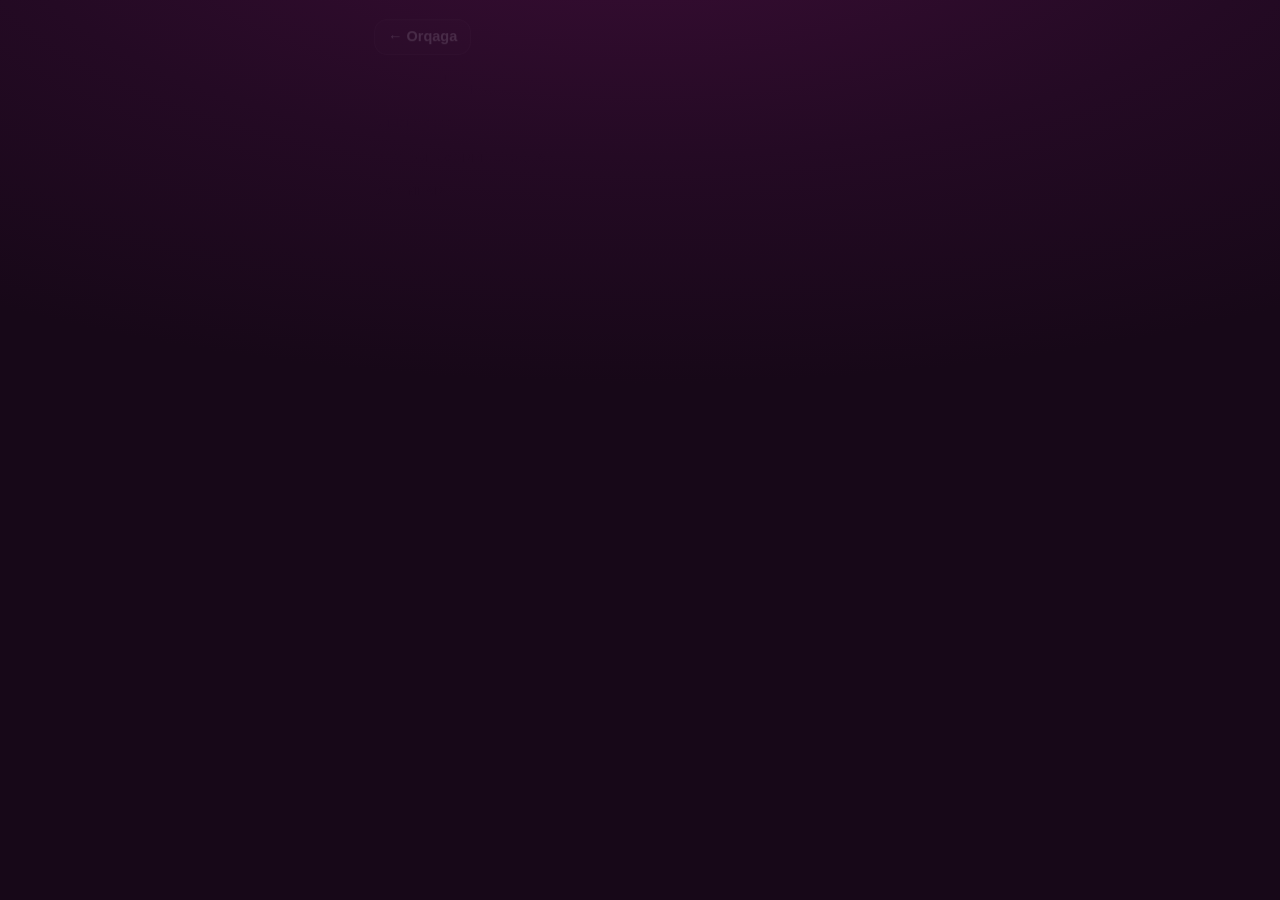
<file: pages/coordinators.html>
<!DOCTYPE html>
<html lang="uz">
<head>
<meta charset="utf-8">
<meta name="viewport" content="width=device-width, initial-scale=1, viewport-fit=cover">
<title>Koordinatorlar — TMT</title>
<link rel="stylesheet" href="../style.css?v=57">
<script src="../assets/telegram-web-app.js"></script>
<script src="../assets/tg.js?v=57"></script>
<style>
  .wrap{max-width:520px;margin:0 auto;padding:16px 16px 40px}
  .back{color:var(--dim);text-decoration:none;font-size:14px}
  h1{font-size:20px;margin:12px 0 4px}
  .sub{color:var(--dim);font-size:13px;margin-bottom:14px}
  h2{font-size:14px;margin:18px 0 8px;color:var(--dim);font-weight:600}
  .it{background:var(--panel);border:1px solid var(--line);border-radius:14px;padding:12px;
    margin-bottom:8px;display:flex;align-items:center;justify-content:space-between;gap:10px}
  .it .nm{font-size:14px;font-weight:600}
  .it .brs{font-size:12px;color:var(--dim);margin-top:3px}
  .it button{border:0;background:#2a1a1c;color:#e5484d;border-radius:10px;padding:8px 10px;
    font-size:12px;font-family:inherit}
  .stf{background:#12171c;border:1px solid var(--line);border-radius:14px;padding:12px;
    margin-bottom:8px;cursor:pointer}
  .stf b{font-size:14px;display:block}
  .stf i{font-style:normal;font-size:12px;color:var(--dim)}
  .stf.on{border-color:var(--ok)}
  #sheet{position:fixed;inset:0;background:#000d;display:none;align-items:flex-end;z-index:50}
  #sheet.on{display:flex}
  #sheet .in{background:var(--panel);width:100%;padding:16px;border-radius:18px 18px 0 0;max-height:90vh;overflow:auto}
  #sheet h3{font-size:16px;margin:0 0 10px}
  .opt{display:flex;align-items:center;gap:10px;padding:11px 4px;border-bottom:1px solid var(--line);font-size:14px}
  .opt input{width:20px;height:20px;accent-color:#2ea043}
  .row{display:flex;gap:8px;margin-top:14px}
  .row button{flex:1;border:0;border-radius:12px;padding:13px;font-size:14px;font-weight:600;font-family:inherit}
  .save{background:var(--ok);color:#08110c}
  .ghost{background:#1b2229;color:var(--tx);border:1px solid var(--line)}
  .st{font-size:13px;color:var(--dim);min-height:18px;margin-top:8px}
  .st.err{color:#e5484d} .st.ok{color:var(--ok)}
  .empty{color:var(--dim);font-size:14px;text-align:center;padding:20px 0}
</style>
<link rel="stylesheet" href="../assets/ui.css?v=57">
</head>
<body>
<div class="wrap">
  <a class="back" href="../index.html">← Orqaga</a>
  <h1>Koordinatorlar</h1>
  <p class="sub" id="who">yuklanmoqda…</p>

  <h2>Hozirgi koordinatorlar</h2>
  <div id="coords"></div>

  <h2>Xodimlar</h2>
  <div id="staff"></div>
</div>

<div id="sheet">
  <div class="in">
    <h3 id="sName">Koordinator</h3>
    <div id="sOpts"></div>
    <div class="row">
      <button class="save" id="bSave">Saqlash</button>
      <button class="ghost" id="bCancel">Bekor</button>
    </div>
    <div class="st" id="sSt"></div>
  </div>
</div>

<script>
var API = "https://maintenance-production-d87e.up.railway.app";
var URL_C = API + "/api/tmt/coordinators";
var URL_R = API + "/api/tmt/coordinators/remove";
var branches = [], staff = [], coords = [], target = null;

function $(id){ return document.getElementById(id); }
function esc(s){ return String(s==null?"":s).replace(/[&<>\"]/g,function(c){
  return {"&":"&amp;","<":"&lt;",">":"&gt;","\"":"&quot;"}[c]; }); }
function say(m,c){ var e=$("sSt"); e.textContent=m||""; e.className="st"+(c?" "+c:""); }
function initLen(){ return window.tgInitLen ? tgInitLen() : 0; }
tgWaitInit(function(d){
  if (!d) $("who").textContent = "⚠️ Telegram ma'lumoti yo'q — «Ilova» tugmasidan oching";
});

function renderCoords(){
  if (!coords.length){ $("coords").innerHTML = '<div class="empty">Hali koordinator yo\'q</div>'; return; }
  $("coords").innerHTML = coords.map(function(c){
    return '<div class="it"><div><div class="nm">'+esc(c.name || c.cid)+'</div>'+
      '<div class="brs">'+c.branches.map(esc).join(" · ")+'</div></div>'+
      '<button onclick="del('+c.cid+')">Olib tashlash</button></div>';
  }).join("");
}

function renderStaff(){
  if (!staff.length){ $("staff").innerHTML = '<div class="empty">Xodim topilmadi</div>'; return; }
  $("staff").innerHTML = staff.map(function(s){
    var isC = coords.some(function(c){ return c.cid === s.cid; });
    return '<div class="stf'+(isC?" on":"")+'" onclick="pick('+s.cid+',\''+esc(s.name).replace(/'/g,"")+'\')">'+
      '<b>'+esc(s.name || s.cid)+'</b><i>'+esc(s.branch || "—")+(isC?" · koordinator":"")+'</i></div>';
  }).join("");
}

function load(){
  tgFetch(URL_C, {cache:"no-store"}).then(function(r){
    if (r.status === 403) throw new Error("faqat ega ko'ra oladi");
    return r.json();
  }).then(function(j){
    if (!j || !j.ok) throw new Error((j&&j.error)||"xato");
    branches = j.branches || []; staff = j.staff || []; coords = j.coordinators || [];
    $("who").textContent = "Ega: koordinator biriktirish";
    renderCoords(); renderStaff();
  }).catch(function(e){
    $("who").textContent = "";
    $("coords").innerHTML = '<div class="empty">'+esc(e.message)+'</div>';
    $("staff").innerHTML = "";
  });
}

function pick(cid, name){
  if (!initLen()) tgWaitInit(function(d){ if (!d) alert("Telegram ma'lumoti yo'q — «Ilova» tugmasidan oching"); });
  target = cid;
  var cur = (coords.filter(function(c){ return c.cid === cid; })[0] || {}).branches || [];
  $("sName").textContent = name;
  $("sOpts").innerHTML = branches.map(function(b){
    var on = cur.indexOf(b) >= 0 ? " checked" : "";
    return '<label class="opt"><input type="checkbox" value="'+esc(b)+'"'+on+'>'+esc(b)+'</label>';
  }).join("");
  say("");
  $("sheet").classList.add("on");
}
$("bCancel").onclick = function(){ $("sheet").classList.remove("on"); };

$("bSave").onclick = function(){
  var sel = [].slice.call(document.querySelectorAll("#sOpts input:checked")).map(function(i){ return i.value; });
  if (!sel.length){ say("Kamida bitta filial tanlang","err"); return; }
  say("Saqlanmoqda…");
  tgFetch(URL_C, {method:"POST", headers:{"Content-Type":"application/json"},
    body:JSON.stringify({cid:target, branches:sel})})
    .then(function(r){ return r.json(); })
    .then(function(j){
      if (!j || !j.ok) throw new Error((j&&j.error)||"xato");
      say("✅ Saqlandi","ok");
      setTimeout(function(){ $("sheet").classList.remove("on"); load(); }, 500);
    })
    .catch(function(e){ say("Xato: "+e.message,"err"); });
};

function del(cid){
  if (!confirm("Koordinatorlikdan olib tashlansinmi?")) return;
  tgFetch(URL_R, {method:"POST", headers:{"Content-Type":"application/json"}, body:JSON.stringify({cid:cid})})
    .then(function(r){ return r.json(); })
    .then(function(j){ if (!j.ok) throw new Error(j.error||"xato"); load(); })
    .catch(function(e){ alert("Xato: "+e.message); });
}

tgReady(function(d){
  if (!d){ $("coords").innerHTML = '<div class="empty">initData yo\'q — «Ilova» tugmasidan qayta oching</div>'; return; }
  load();
});
</script>
</body>
</html>
</file>
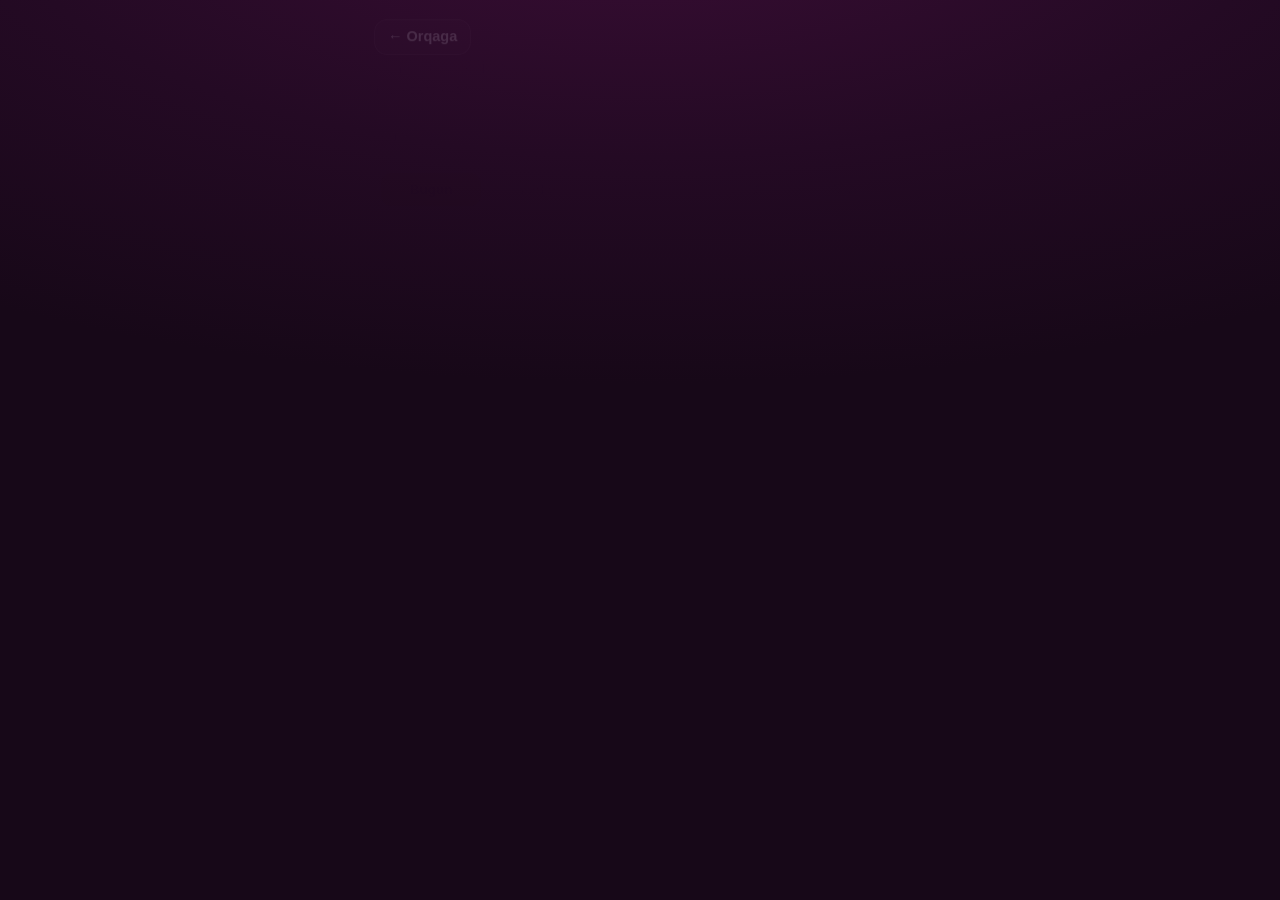
<file: pages/photos.html>
<!DOCTYPE html>
<html lang="uz">
<head>
<meta charset="utf-8">
<meta name="viewport" content="width=device-width, initial-scale=1, viewport-fit=cover">
<title>Xona rasmlari — TMT</title>
<link rel="stylesheet" href="../style.css?v=59">
<script src="../assets/telegram-web-app.js"></script>
<script src="../assets/tg.js?v=59"></script>
<link rel="stylesheet" href="../assets/ui.css?v=59">
<style>
  .wrap{max-width:520px;margin:0 auto;padding:16px 16px 40px}
  .dt{display:flex;align-items:center;gap:8px;margin:10px 0 6px}
  .dt input[type=date]{
    flex:1;background:var(--card2,#1b2229);color:var(--tx,#fff);border:1px solid var(--line,#2a3138);
    border-radius:12px;padding:10px 12px;font:inherit;font-size:14px;color-scheme:dark}
  .rc{padding:0 !important}
  .rc .hd{display:flex;align-items:center;gap:10px;padding:14px 15px 10px}
  .rc .hd b{font-size:15px;letter-spacing:-.2px}
  .rc .hd .tag{margin-left:auto}
  .rc .wr{padding:0 15px 12px;color:var(--dim);font-size:12.5px}
  .thumbs{display:grid;grid-template-columns:repeat(3,1fr);gap:6px;padding:0 15px 15px}
  .thumbs .ph{
    position:relative;aspect-ratio:1/1;border-radius:12px;overflow:hidden;border:1px solid var(--line,#2a3138);
    background:#0e1319;padding:0;display:block;width:100%;cursor:pointer}
  .thumbs .ph img,.thumbs .ph video{width:100%;height:100%;object-fit:cover;display:block}
  .thumbs .ph.bad::after{content:"⛔ yuklanmadi";position:absolute;inset:0;display:flex;align-items:center;
    justify-content:center;font-size:10.5px;color:#7b8794;text-align:center;padding:4px}
  .thumbs .ph i{position:absolute;inset:auto 0 0 0;font-style:normal;font-size:10px;padding:3px 5px;
    background:linear-gradient(transparent,#000a);color:#e8ecf1;text-align:center}
  .empty{color:var(--dim);font-size:14px;text-align:center;padding:34px 10px;line-height:1.6}
  #lb{position:fixed;inset:0;background:#000e;display:none;align-items:center;justify-content:center;z-index:60;padding:16px}
  #lb.on{display:flex}
  #lb img,#lb video{max-width:100%;max-height:88vh;border-radius:14px;display:block}
  #lb .x{position:absolute;top:14px;right:14px;width:38px;height:38px;border-radius:50%;border:0;
    background:#ffffff1f;color:#fff;font-size:18px;font-family:inherit;backdrop-filter:blur(8px)}
</style>
</head>
<body>
<div class="wrap">
  <a class="back" href="../index.html">← Orqaga</a>
  <div class="ttl">Xona rasmlari</div>
  <div class="sub" id="who">yuklanmoqda…</div>

  <div class="kpis" id="kpis"></div>

  <div class="dt">
    <input type="date" id="dpick">
  </div>
  <div class="chips" id="days"></div>
  <div class="chips" id="brs"></div>

  <style>#brs:empty{display:none}</style>
  <div id="list"></div>
</div>

<div id="lb">
  <button class="x" id="lbx">✕</button>
  <div id="lbbody"></div>
</div>

<script>
var API = "https://maintenance-production-d87e.up.railway.app";
var EP  = API + "/api/tmt/rooms/photos";
var DATE = todayISO(), BRANCH = "", LOADING = false, DAYS = [];

function todayISO(){
  var d = new Date();
  var p = function(n){ return (n < 10 ? "0" : "") + n; };
  return d.getFullYear() + "-" + p(d.getMonth() + 1) + "-" + p(d.getDate());
}
function shiftISO(iso, delta){
  var a = iso.split("-").map(Number);
  var d = new Date(a[0], a[1] - 1, a[2] + delta);
  var p = function(n){ return (n < 10 ? "0" : "") + n; };
  return d.getFullYear() + "-" + p(d.getMonth() + 1) + "-" + p(d.getDate());
}
function nice(iso){
  var a = iso.split("-");
  return a[2] + "." + a[1] + "." + a[0];
}
function esc(s){
  return String(s == null ? "" : s).replace(/[&<>"']/g, function(c){
    return {"&":"&amp;","<":"&lt;",">":"&gt;",'"':"&quot;","'":"&#39;"}[c];
  });
}
function $(id){ return document.getElementById(id); }
function media(u){ return (/^(data:|https?:\/\/)/.test(u)) ? u : API + u; }

function drawDays(){
  var html = "";
  for (var i = 0; i < 5; i++){
    var iso = shiftISO(todayISO(), -i);
    var label = i === 0 ? "Bugun" : i === 1 ? "Kecha" : nice(iso).slice(0, 5);
    html += '<button class="chip' + (iso === DATE ? " on" : "") + '" data-d="' + iso + '">' + label + "</button>";
  }
  $("days").innerHTML = html;
  $("days").querySelectorAll(".chip").forEach(function(b){
    b.onclick = function(){ DATE = b.dataset.d; $("dpick").value = DATE; drawDays(); load(); };
  });
}
function drawBranches(list){
  if (BRANCH && list.indexOf(BRANCH) < 0) BRANCH = "";
  var html = "";
  if (list.length > 1){
    html += '<button class="chip' + (BRANCH === "" ? " on" : "") + '" data-b="">Barchasi</button>';
  } else if (list.length === 1 && !BRANCH){
    BRANCH = list[0];
  }
  html += list.map(function(b){
    return '<button class="chip' + (b === BRANCH ? " on" : "") + '" data-b="' + esc(b) + '">' + esc(b) + "</button>";
  }).join("");
  $("brs").innerHTML = html;
  $("brs").querySelectorAll(".chip").forEach(function(b){
    b.onclick = function(){ BRANCH = b.dataset.b; drawBranches(list); load(); };
  });
}

function kpis(j){
  var t = j.total || 0, c = j.checked || 0;
  $("kpis").innerHTML =
    '<div class="kpi"><b>' + c + "/" + t + '</b><span>tekshirilgan xona</span></div>' +
    '<div class="kpi"><b>' + (j.photos || 0) + '</b><span>rasm · video</span></div>';
}

function phFail(img){
  var n = +(img.getAttribute("data-n") || 0);
  var u = img.getAttribute("data-src") || "";
  if (n < 2){
    img.setAttribute("data-n", n + 1);
    setTimeout(function(){ img.src = u + (u.indexOf("?") >= 0 ? "&" : "?") + "r=" + (n + 1); }, 500 * (n + 1));
    return;
  }
  img.style.display = "none";
  if (img.parentNode) img.parentNode.classList.add("bad");
}

function roomCard(r){
  var nv = 0;
  var thumbs = r.files.map(function(f, i){
    var isV = (f.kind === "video");
    if (isV) nv++;
    var inner = isV
      ? '<video muted playsinline preload="metadata" src="' + esc(media(f.url)) + '"></video>'
      : '<img loading="lazy" src="' + esc(media(f.url)) + '" alt="rasm ' + (i + 1) + '" data-src="' + esc(media(f.url)) + '" onerror="phFail(this)">';
    return '<button class="ph" data-u="' + esc(f.url) + '" data-k="' + (isV ? "video" : "photo") + '" data-i="' + i + '">' +
           inner + '<i>' + (isV ? "▶ video" : (i + 1)) + "</i></button>";
  }).join("");
  var cnt = (r.photos || 0) + " rasm" + (nv ? " · " + nv + " video" : "");
  return '<div class="card2 rc">' +
    '<div class="hd"><b>' + esc(r.room) + "</b>" +
      '<span class="tag ' + (r.done ? "ok" : "warn") + '">' + (r.done ? "✓ bajarildi" : "ochiq") + "</span></div>" +
    '<div class="wr">' + esc(r.worker || "—") + " · " + cnt + "</div>" +
    (r.files.length ? '<div class="thumbs">' + thumbs + "</div>"
                    : '<div class="wr">rasm yuklanmagan</div>') +
  "</div>";
}

function render(j){
  kpis(j);
  $("who").textContent = (j.branch || "barcha filial") + " · " + nice(j.date) + " · " + (j.rooms || []).length + " xona";
  var list = j.rooms || [];
  if (!list.length){
    $("list").innerHTML = '<div class="empty">Bu kunda xona tekshiruvi yo‘q.<br>Boshqa sana yoki filialni tanlang.</div>';
    return;
  }
  $("list").innerHTML = list.map(roomCard).join("");
  $("list").querySelectorAll(".ph").forEach(function(b){
    b.onclick = function(){
      if (b.dataset.k === "video") lightboxV(media(b.dataset.u));
      else lightbox(media(b.dataset.u));
    };
  });
}

function lightboxV(src){
  $("lbbody").innerHTML = '<video src="' + esc(src) + '" controls autoplay loop playsinline webkit-playsinline></video>';
  $("lb").classList.add("on");
}

function lightbox(src){
  $("lbbody").innerHTML = '<img src="' + esc(src) + '" alt="">';
  var img = $("lbbody").querySelector("img");
  img.onerror = function(){
    $("lbbody").innerHTML = '<video src="' + esc(src) + '" controls autoplay playsinline></video>';
  };
  $("lb").classList.add("on");
}
$("lbx").onclick = function(){ $("lb").classList.remove("on"); $("lbbody").innerHTML = ""; };
$("lb").onclick = function(e){ if (e.target.id === "lb") $("lbx").onclick(); };

function load(){
  if (LOADING) return;
  if (window.tgHasInit && !window.tgHasInit()){
    $("who").textContent = "filial · sana · xona";
    $("list").innerHTML = '<div class="empty">Telegram ma\'lumot yo\u2018q — ilovani botdagi <b>Ilova</b> tugmasidan oching.</div>';
    return;
  }
  LOADING = true;
  $("list").innerHTML = '<div class="empty">yuklanmoqda…</div>';
  var url = EP + "?date=" + encodeURIComponent(DATE) + (BRANCH ? "&branch=" + encodeURIComponent(BRANCH) : "");
  tgJson(url).then(function(j){
    LOADING = false;
    if (!j.ok){
      if (j._status === 401 || j._status === 403){
        $("list").innerHTML = '<div class="empty">Telegram ma\'lumot yo\u2018q — ilovani botdagi <b>Ilova</b> tugmasidan oching.</div>';
      } else {
        $("list").innerHTML = '<div class="empty">Xato: ' + esc(j.error || j._status || "—") + "</div>";
      }
      return;
    }
    drawBranches(j.branches || []);
    render(j);
  }).catch(function(e){
    LOADING = false;
    $("list").innerHTML = '<div class="empty">Aloqa yo‘q (' + esc(e.message) + ")</div>";
  });
}

$("dpick").value = DATE;
$("dpick").onchange = function(){ DATE = $("dpick").value || todayISO(); drawDays(); load(); };
drawDays();
load();
if (window.tgReady) window.tgReady(function(){ if (window.tgHasInit && window.tgHasInit()) load(); });
</script>
</body>
</html>
</file>
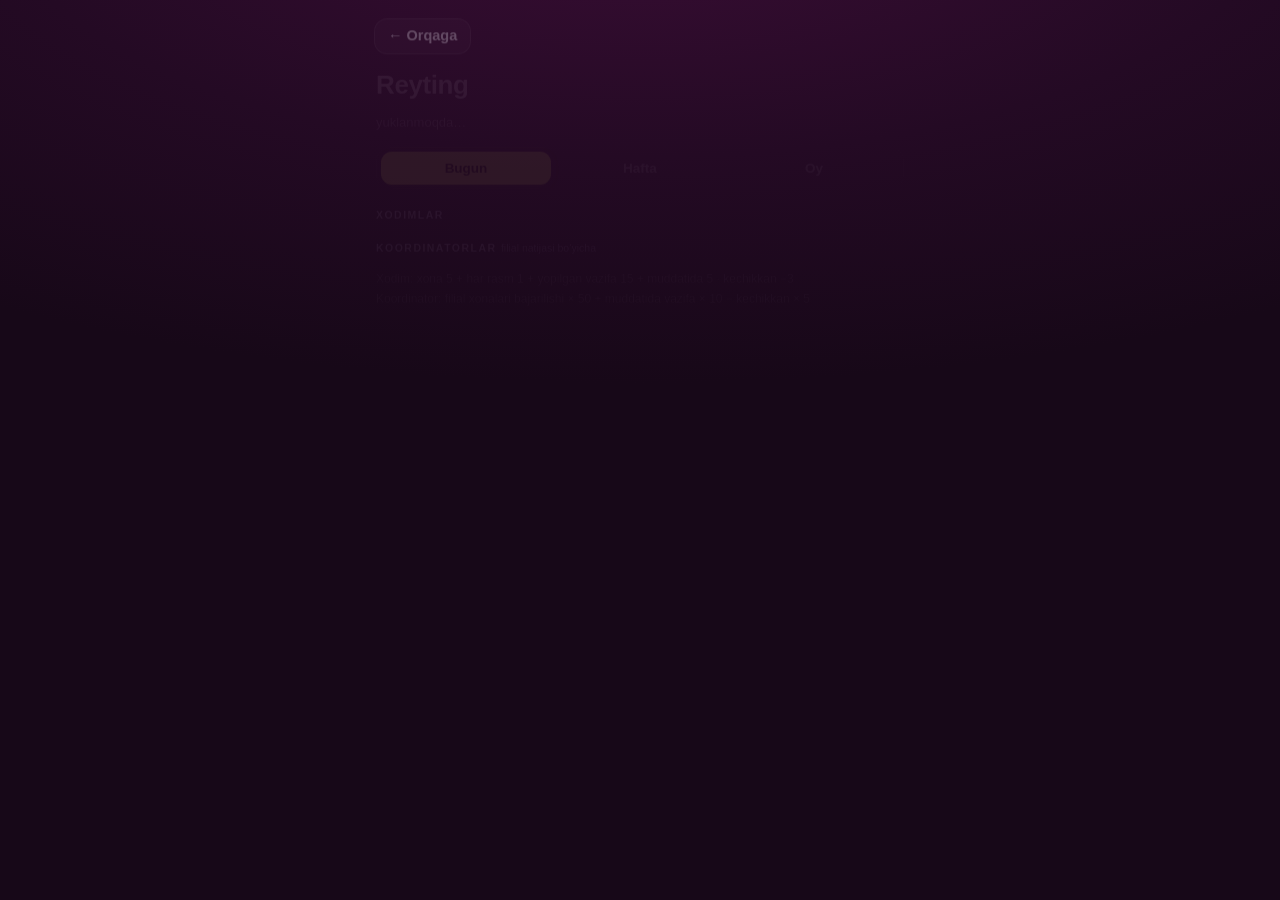
<file: pages/ranking.html>
<!DOCTYPE html>
<html lang="uz">
<head>
<meta charset="utf-8">
<meta name="viewport" content="width=device-width, initial-scale=1, viewport-fit=cover">
<title>Reyting — TMT</title>
<link rel="stylesheet" href="../style.css?v=57">
<script src="../assets/telegram-web-app.js"></script>
<script src="../assets/tg.js?v=57"></script>
<style>
  .wrap{max-width:520px;margin:0 auto;padding:16px 16px 40px}
  .back{color:var(--dim);text-decoration:none;font-size:14px}
  h1{font-size:20px;margin:12px 0 4px}
  .sub{color:var(--dim);font-size:13px;margin-bottom:14px}
  .tabs{display:flex;gap:8px;margin-bottom:14px}
  .tabs button{flex:1;border:1px solid var(--line);background:var(--panel);color:var(--tx);
    border-radius:12px;padding:10px;font-size:13px;font-family:inherit}
  .tabs button.on{background:var(--ok);color:#08110c;border-color:var(--ok);font-weight:600}
  .it{background:var(--panel);border:1px solid var(--line);border-radius:14px;padding:12px;
    margin-bottom:8px;display:flex;align-items:center;gap:12px}
  .rk{font-size:15px;font-weight:700;width:26px;text-align:center;color:var(--dim)}
  .it.top .rk{font-size:18px}
  .tx{flex:1;min-width:0}
  .nm{font-size:14px;font-weight:600;white-space:nowrap;overflow:hidden;text-overflow:ellipsis}
  .dt{font-size:12px;color:var(--dim);margin-top:3px}
  .sc{text-align:right}
  .sc b{font-size:16px;color:var(--ok)}
  .sc i{display:block;font-style:normal;font-size:11px;color:var(--dim)}
  .empty{color:var(--dim);font-size:14px;text-align:center;padding:20px 0}
  .legend{font-size:11px;color:var(--dim);margin-top:12px;line-height:1.6}
  .sec{font-size:13px;font-weight:600;margin:18px 0 8px;color:var(--dim);text-transform:uppercase;letter-spacing:.4px}
  .sec i{font-style:normal;text-transform:none;letter-spacing:0;font-weight:400;opacity:.8}
</style>
<link rel="stylesheet" href="../assets/ui.css?v=57">
</head>
<body>
<div class="wrap">
  <a class="back" href="../index.html">← Orqaga</a>
  <h1>Reyting</h1>
  <p class="sub" id="who">yuklanmoqda…</p>

  <div class="tabs">
    <button data-p="today" class="on">Bugun</button>
    <button data-p="week">Hafta</button>
    <button data-p="month">Oy</button>
  </div>

  <h2 class="sec">Xodimlar</h2>
  <div id="list"></div>

  <h2 class="sec">Koordinatorlar <i>filial natijasi bo‘yicha</i></h2>
  <div id="coords"></div>

  <div class="legend">
    Xodim: xona 5 + har rasm 1 + yopilgan vazifa 15 + muddatida 5 · kechikkan −3<br>
    Koordinator: filial xonalari bajarilishi × 50 + muddatida vazifa × 10 − kechikkan × 5
  </div>
</div>

<script>
var period = "today";

document.querySelectorAll(".tabs button").forEach(function(b){
  b.onclick = function(){
    document.querySelectorAll(".tabs button").forEach(function(x){ x.classList.remove("on"); });
    b.classList.add("on");
    period = b.getAttribute("data-p");
    load();
  };
});

function esc(s){ return String(s == null ? "" : s).replace(/[&<>"]/g, function(c){
  return {"&":"&amp;","<":"&lt;",">":"&gt;",'"':"&quot;"}[c];
}); }

function item(r, sub){
  var medal = r.rank === 1 ? "🥇" : r.rank === 2 ? "🥈" : r.rank === 3 ? "🥉" : r.rank;
  return '<div class="it' + (r.rank <= 3 ? ' top' : '') + '">'
    + '<div class="rk">' + medal + '</div>'
    + '<div class="tx"><div class="nm">' + esc(r.name) + '</div>'
    + '<div class="dt">' + esc(sub) + '</div></div>'
    + '<div class="sc"><b>' + r.score + '</b><i>ball</i></div></div>';
}

function load(){
  var L = document.getElementById("list");
  var C = document.getElementById("coords");
  L.innerHTML = '<div class="empty">yuklanmoqda…</div>';
  C.innerHTML = '<div class="empty">yuklanmoqda…</div>';
  tgJson("/api/tmt/ranking?period=" + encodeURIComponent(period))
    .then(function(j){
      var rows = (j && j.rows) || [];
      var coords = (j && j.coords) || [];
      var sc = (j && j.scope) || [];
      document.getElementById("who").textContent =
        rows.length + " xodim · " + coords.length + " koordinator · " + (sc.length ? sc.join(", ") : "filial yo‘q");

      if (!rows.length){ L.innerHTML = '<div class="empty">ma’lumot yo‘q</div>'; }
      else {
        L.innerHTML = rows.map(function(r){
          var d = [];
          if (r.rooms_done) d.push(r.rooms_done + " xona");
          if (r.photos) d.push(r.photos + " rasm");
          if (r.tasks_done) d.push(r.tasks_done + " vazifa");
          if (r.overdue) d.push(r.overdue + " kechikkan");
          return item(r, (r.branch || "—") + (d.length ? " · " + d.join(" · ") : " · hali harakat yo‘q"));
        }).join("");
      }

      if (!coords.length){ C.innerHTML = '<div class="empty">koordinator biriktirilmagan</div>'; }
      else {
        C.innerHTML = coords.map(function(r){
          var d = [];
          if (r.rooms_total) d.push(r.rooms_done + "/" + r.rooms_total + " xona");
          if (r.ontime) d.push(r.ontime + " muddatida");
          if (r.overdue) d.push(r.overdue + " kechikkan");
          return item(r, (r.branches || []).join(", ") + (d.length ? " · " + d.join(" · ") : ""));
        }).join("");
      }
    })
    .catch(function(e){
      L.innerHTML = '<div class="empty">Xato: ' + esc(e.message) + '</div>';
      C.innerHTML = "";
    });
}

tgReady(function(d){
  if (!d){ document.getElementById("list").innerHTML =
    '<div class="empty">initData yo‘q — «Ilova» tugmasidan qayta oching</div>'; return; }
  load();
});
</script>
</body>
</html>
</file>
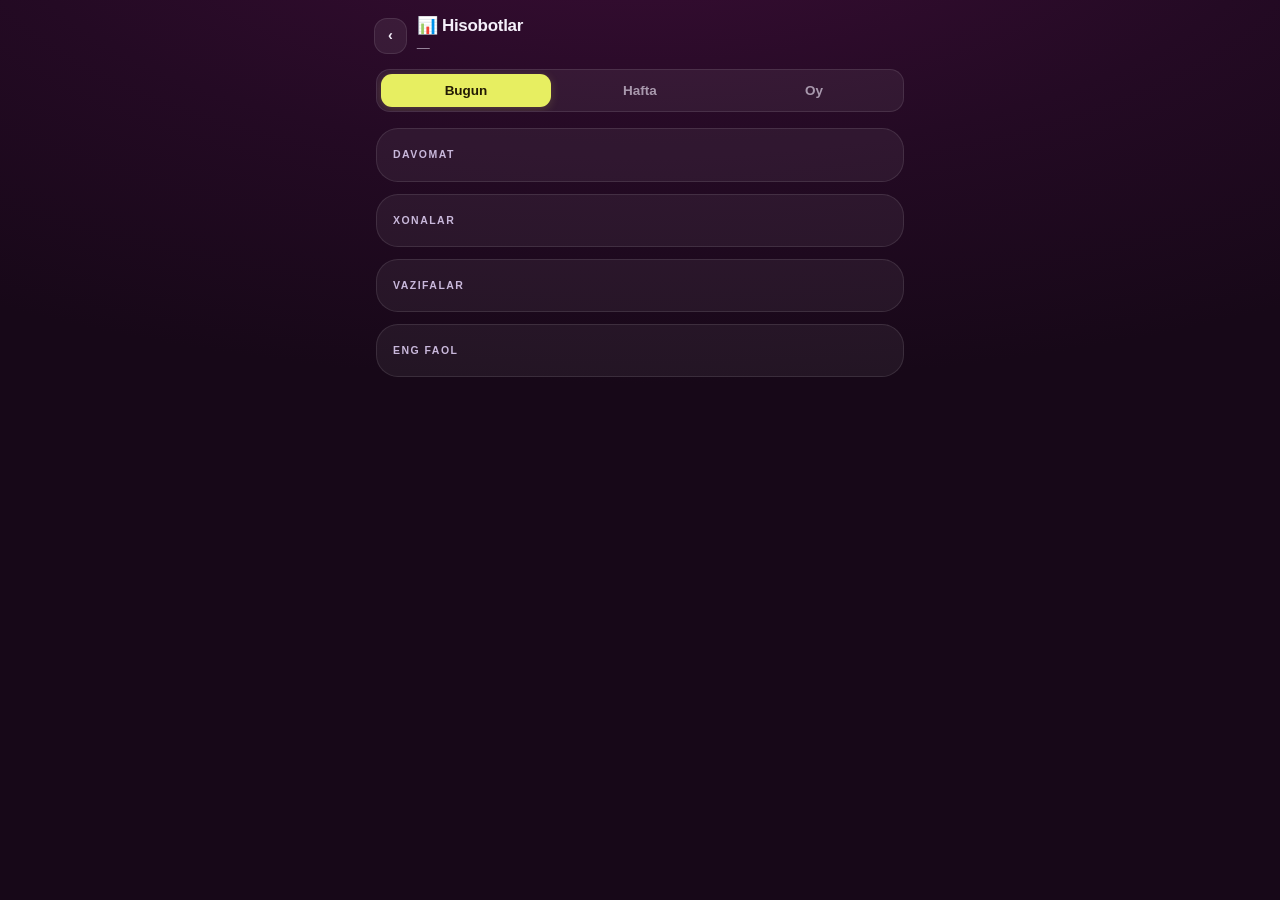
<file: pages/reports.html>
<!DOCTYPE html>
<html lang="uz">
<head>
<meta charset="utf-8">
<meta name="viewport" content="width=device-width,initial-scale=1,maximum-scale=1">
<title>Hisobotlar</title>
<link rel="stylesheet" href="../style.css?v=57">
<style>
  .tabs{display:flex;gap:6px;margin:12px 0}
  .tabs button{flex:1;padding:9px 0;border-radius:10px;border:1px solid var(--line);background:transparent;color:var(--dim);font-size:13px}
  .tabs button.on{background:var(--acc);border-color:var(--acc);color:#fff;font-weight:600}
  .card2{background:var(--card);border:1px solid var(--line);border-radius:14px;padding:14px;margin-bottom:10px}
  .card2 h3{margin:0 0 10px;font-size:13px;color:var(--dim);font-weight:600;text-transform:uppercase;letter-spacing:.4px}
  .big{font-size:22px;font-weight:700}
  .big i{font-size:12px;font-weight:400;color:var(--dim);font-style:normal;margin-left:6px}
  .row{display:flex;justify-content:space-between;font-size:13px;padding:5px 0;border-bottom:1px solid var(--line)}
  .row:last-child{border:0}
  .row b{font-weight:600}
  .warn{color:#f0a13a}
  .it{display:flex;align-items:center;gap:10px;padding:8px 0;border-bottom:1px solid var(--line)}
  .it:last-child{border:0}
  .it .rk{width:22px;text-align:center;font-size:13px;color:var(--dim)}
  .it .nm{flex:1;font-size:14px}
  .it .sc{font-size:13px;color:var(--dim)}
  .send{width:100%;padding:13px;border-radius:12px;border:0;background:var(--acc);color:#fff;font-size:15px;font-weight:600;margin-top:6px}
  .send[disabled]{opacity:.5}
  .empty{color:var(--dim);font-size:14px;text-align:center;padding:18px 0}
  #msg{text-align:center;font-size:12px;color:var(--dim);margin-top:8px;min-height:16px}
</style>
<link rel="stylesheet" href="../assets/ui.css?v=57">
</head>
<body>
<div class="wrap">
  <div class="head">
    <a class="back" href="../index.html">‹</a>
    <div><div class="ttl">📊 Hisobotlar</div><div class="sub" id="who">—</div></div>
  </div>

  <div class="tabs">
    <button data-p="today" class="on">Bugun</button>
    <button data-p="week">Hafta</button>
    <button data-p="month">Oy</button>
  </div>

  <div class="card2"><h3>Davomat</h3><div id="att"></div></div>
  <div class="card2"><h3>Xonalar</h3><div id="rooms"></div></div>
  <div class="card2"><h3>Vazifalar</h3><div id="tasks"></div></div>
  <div class="card2"><h3>Eng faol</h3><div id="top"></div></div>

  <button class="send" id="send" style="display:none">Guruhga yuborish</button>
  <div id="msg"></div>
</div>

<script src="../assets/telegram-web-app.js"></script>
<script src="../assets/tg.js?v=57"></script>
<script>
var period = "today", last = null;

document.querySelectorAll(".tabs button").forEach(function(b){
  b.onclick = function(){
    document.querySelectorAll(".tabs button").forEach(function(x){ x.classList.remove("on"); });
    b.classList.add("on");
    period = b.dataset.p;
    load();
  };
});

document.getElementById("send").onclick = function(){
  var btn = this, m = document.getElementById("msg");
  if (!confirm("Hisobotni guruhga yuboraymi?")) return;
  btn.disabled = true; m.textContent = "yuborilmoqda…";
  tgJson("/api/tmt/report/send", {method: "POST"})
    .then(function(j){
      m.textContent = j && j.ok ? "✅ yuborildi" : "Xato: " + ((j && j.error) || "?");
    })
    .catch(function(e){ m.textContent = "Xato: " + e.message; })
    .then(function(){ btn.disabled = false; });
};

function esc(s){ return String(s == null ? "" : s).replace(/[&<>"]/g, function(c){
  return {"&":"&amp;","<":"&lt;",">":"&gt;",'"':"&quot;"}[c];
}); }

function rows(obj, fmt){
  var k = Object.keys(obj || {});
  if (!k.length) return '<div class="empty">ma’lumot yo‘q</div>';
  return k.map(function(x){ return '<div class="row"><span>' + esc(x) + '</span><b>' + fmt(obj[x], x) + '</b></div>'; }).join("");
}

function load(){
  var A = document.getElementById("att"), R = document.getElementById("rooms"),
      T = document.getElementById("tasks"), P = document.getElementById("top");
  [A, R, T, P].forEach(function(el){ el.innerHTML = '<div class="empty">yuklanmoqda…</div>'; });

  tgJson("/api/tmt/report?period=" + encodeURIComponent(period))
    .then(function(j){
      last = j;
      document.getElementById("who").textContent = j.date + " · " + ({today:"kunlik", week:"haftalik", month:"oylik"}[j.period] || "");

      A.innerHTML = '<div class="big">' + (j.att_total || 0) + '<i>kishi kirdi</i></div>'
        + rows(j.att, function(v){ return v; });

      var tot = 0, dn = 0;
      Object.keys(j.branches || {}).forEach(function(b){ tot += j.branches[b].total; dn += j.branches[b].done; });
      var pc = tot ? Math.round(dn * 100 / tot) : 0;
      R.innerHTML = '<div class="big">' + dn + '/' + tot + '<i>' + pc + '%</i></div>'
        + rows(j.branches, function(v){ return v.done + "/" + v.total; });

      var t = j.tasks || {};
      T.innerHTML = '<div class="row"><span>Bajarilgan</span><b>' + (t.done || 0) + '</b></div>'
        + '<div class="row"><span>Faol</span><b>' + (t.active || 0) + '</b></div>'
        + '<div class="row"><span>Kechikkan</span><b class="' + (t.overdue ? "warn" : "") + '">' + (t.overdue || 0) + '</b></div>'
        + (t.overdue_list || []).map(function(x){
            return '<div class="row"><span>⚠️ ' + esc(x.title) + '<br><small>' + esc(x.name) + ' · ' + esc(x.deadline) + '</small></span></div>';
          }).join("");

      var top = j.top || [];
      P.innerHTML = top.length ? top.map(function(x, i){
        return '<div class="it"><div class="rk">' + (i === 0 ? "🥇" : i === 1 ? "🥈" : i === 2 ? "🥉" : (i + 1)) + '</div>'
          + '<div class="nm">' + esc(x.name) + '</div><div class="sc">' + x.score + '</div></div>';
      }).join("") : '<div class="empty">hali harakat yo‘q</div>';

      if (j.error) document.getElementById("who").textContent += " · ⚠️ " + j.error;
      document.getElementById("send").style.display = j.can_send ? "block" : "none";
    })
    .catch(function(e){
      [A, R, T, P].forEach(function(el){ el.innerHTML = '<div class="empty">Xato: ' + esc(e.message) + '</div>'; });
    });
}

tgReady(load);
</script>
</body>
</html>
</file>
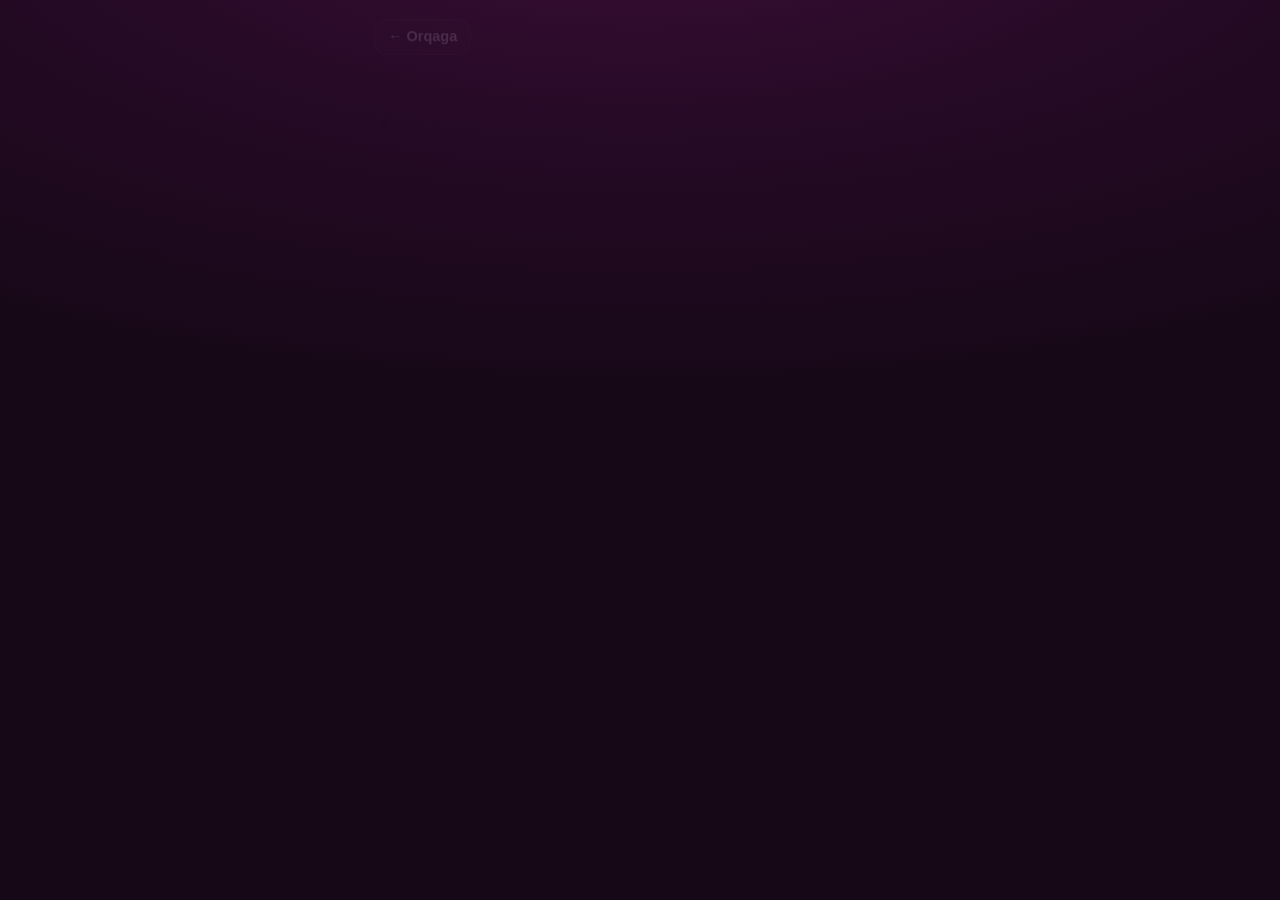
<file: pages/rooms.html>
<!DOCTYPE html>
<html lang="uz">
<head>
<meta charset="utf-8">
<meta name="viewport" content="width=device-width, initial-scale=1, viewport-fit=cover">
<title>Xonalar — TMT</title>
<link rel="stylesheet" href="../style.css?v=59">
<script src="../assets/telegram-web-app.js"></script>
<script src="../assets/tg.js?v=59"></script>
<script src="../assets/notif.js?v=59"></script>
<style>
  .wrap{max-width:520px;margin:0 auto;padding:16px 16px 40px}
  .back{color:var(--dim);text-decoration:none;font-size:14px}
  h1{font-size:20px;margin:12px 0 4px}
  .sub{color:var(--dim);font-size:13px;margin-bottom:12px}
  .br{background:var(--panel);border:1px solid var(--line);border-radius:16px;padding:12px;margin-bottom:12px}
  .br h3{font-size:14px;margin:0 0 4px;display:flex;justify-content:space-between}
  .br h3 span{color:var(--dim);font-weight:400;font-size:12px}
  .bar{height:6px;background:#1b2229;border-radius:4px;overflow:hidden;margin:8px 0 10px}
  .bar i{display:block;height:100%;background:var(--ok);border-radius:4px;transition:width .3s}
  .grid{display:grid;grid-template-columns:repeat(3,1fr);gap:8px}
  .rm{background:#12171c;border:1px solid var(--line);border-radius:12px;padding:10px 6px;text-align:center;
    font-size:12px;color:var(--tx);cursor:pointer;min-height:62px;display:flex;flex-direction:column;
    justify-content:center;gap:3px;font-family:inherit}
  .rm b{font-size:12px;font-weight:600;line-height:1.15}
  .rm i{font-style:normal;font-size:11px;color:var(--dim)}
  .rm.done{border-color:var(--ok);background:#12301f}
  .rm.part{border-color:#8a6d1f;background:#2a2110}
  #sheet{position:fixed;inset:0;background:#000d;display:none;align-items:flex-end;z-index:50}
  #sheet.on{display:flex}
  #sheet .in{background:var(--panel);width:100%;height:100%;min-height:0;box-sizing:border-box;
    padding:8px 10px 10px;border-radius:0;display:flex;flex-direction:column;gap:6px;overflow:hidden}
  #sheet .in h2{margin:0}
  #sSt:empty{display:none}
  #halves{flex:1 1 0;min-height:0;display:flex;flex-direction:column;gap:8px}
  #sheet h2{font-size:15px;margin:0}
  .shd{display:flex;align-items:center;gap:8px}
  .shd h2{flex:1;overflow:hidden;text-overflow:ellipsis;white-space:nowrap}
  .xbtn{background:#1b2229;border:1px solid var(--line);color:var(--tx);border-radius:10px;width:32px;height:32px;
    font-size:15px;line-height:1;font-family:inherit}
  #halves{flex:1 1 0;min-height:0;display:flex;flex-direction:column;gap:8px}
  .half{flex:1 1 0;min-height:0;display:flex;flex-direction:column;gap:6px;border:1px solid var(--line);
    border-radius:14px;padding:8px;background:#12171c;overflow:auto;-webkit-overflow-scrolling:touch}
  .half.nocam #cam{display:none}
  .half.nocam .row{display:none}
  .pick{display:none;flex:1 1 auto;align-items:center;justify-content:center;text-align:center;
    font-size:12px;line-height:1.4;color:#8a9aa8;min-height:56px;padding:4px}
  .half:not(.sel) .pick{display:flex}
  .half.sel{box-shadow:0 0 0 2px rgba(255,255,255,.14) inset}
  .half.sel.htop{box-shadow:0 0 0 2px #356b4c inset}
  .half.sel.hbot{box-shadow:0 0 0 2px #57407a inset}
  .half .row{flex:0 0 auto}
  .half .row button{width:100%;padding:10px 8px;font-size:13px;border-radius:11px}
  .half.htop{border-color:#2b4a37}
  .half.hbot{border-color:#3a2f52}
  .hhd{display:flex;align-items:center;gap:6px;font-size:12px;color:var(--dim);flex:0 0 auto}
  .hhd .tag{width:16px;height:16px;border-radius:50%;background:#2a3340;color:var(--tx);font-size:10px;
    display:inline-flex;align-items:center;justify-content:center}
  .hhd .hp{margin-left:auto;color:var(--ok);font-weight:600}
  .hhd .hp.off{color:var(--dim)}
  video#cam{flex:1 1 auto;min-height:76px;width:100%;object-fit:cover;border-radius:10px;background:#000;aspect-ratio:auto}
  #vprev{flex:1 1 auto;min-height:76px;width:100%;object-fit:contain;border-radius:10px;background:#000}
  .half .row{margin-top:0}
  .half .row button{padding:9px;font-size:13px}
  .ghost.sm{padding:8px;font-size:12px;border-radius:10px;width:100%;margin-top:0}
  .thumbs{display:flex;gap:6px;flex:0 0 auto}
  .thumbs img{width:34px;height:34px;object-fit:cover;border-radius:8px;border:1px solid var(--line)}
  .vstat{font-size:12px;color:var(--dim);flex:0 0 auto}
  .vstat.rec{color:#e5484d;font-weight:600}
  .row{display:flex;gap:8px;margin-top:8px}
  .row button{flex:1;border:0;border-radius:12px;padding:12px;font-size:14px;font-weight:600;font-family:inherit}
  .snap{background:var(--ok);color:#08110c}
  .snap2{background:#5a3f9e;color:#fff}
  .snap2[disabled],.snap[disabled]{opacity:.45}
  .ghost{background:#1b2229;color:var(--tx);border:1px solid var(--line)}
  .st{font-size:13px;color:var(--dim);min-height:0;margin:2px 0 8px}
  .st:empty{display:none}
  .st.err{color:#e5484d} .st.ok{color:var(--ok)}
  .cnt{font-size:13px;color:var(--dim);margin-top:6px}
  .empty{color:var(--dim);font-size:14px;text-align:center;padding:24px 0}
  .bw{font-size:11px;margin:2px 0 6px;color:var(--dim)}
  .bw.open{color:var(--ok)} .bw.shut{color:#e0a832}
  #bReset{background:#2a2110;border:1px solid #8a6d1f;color:#f2c96b;margin-top:8px;width:100%;
    border-radius:12px;padding:11px;font-size:13px;font-weight:600;font-family:inherit}
</style>
<link rel="stylesheet" href="../assets/ui.css?v=59">
</head>
<body data-sec="rooms">
<div class="wrap">
  <a class="back" href="../index.html">← Orqaga</a>
  <h1>Xonalar</h1>
  <p class="sub" id="who">yuklanmoqda…</p>
  <div id="list"></div>
</div>

<div id="sheet">
  <div class="in">
    <div class="shd">
      <h2 id="sTitle">Xona</h2>
      <button class="xbtn" id="bX" aria-label="Yopish">✕</button>
    </div>
    <div class="cnt" id="sCnt">—</div>
    <div class="st" id="sSt"></div>
    <div id="halves">
      <section class="half htop" id="hTop">
        <div class="hhd"><span class="tag">1</span> Rasmlar
          <span class="hp" id="pCnt">0/2</span></div>
        <video id="cam" autoplay playsinline muted></video>
        <div class="pick">👆 Boshlash uchun shu yarmini bosing</div>
        <input type="file" id="fCam" accept="image/*" capture="environment" style="display:none">
        <div class="thumbs" id="thumbs"></div>
        <div class="row" id="topRow">
          <button class="snap" id="bSnap">📸 Rasm olish</button>
        </div>
        <button class="ghost sm" id="bRetry" style="display:none">🔄 Kamerani qayta urinish</button>
        <button class="ghost sm" id="bFile" style="display:none">📷 Kameradan rasm (zaxira yo‘l)</button>
      </section>
      <section class="half hbot" id="hBot">
        <div class="hhd"><span class="tag">2</span> Video (GIF)
          <span class="hp" id="vCnt">0/1</span></div>
        <video id="vprev" playsinline muted></video>
        <div class="pick">👆 Boshlash uchun shu yarmini bosing</div>
        <div class="vstat" id="vSt">12 sekundgacha ovozsiz yoziladi</div>
        <div class="row" id="botRow">
          <button class="snap2" id="bRec">🎬 Yozish</button>
        </div>
        <div class="row" id="decRow" style="display:none">
          <button class="snap2" id="bSend">✅ Yuborish</button>
          <button class="ghost" id="bRedo">↻ Qayta</button>
        </div>
      </section>
    </div>
    <div class="row">
      <button class="ghost" id="bClose">Yopish</button>
    </div>
    <button id="bReset" style="display:none">↻ Qayta tekshiruvga ochish</button>
  </div>
</div>

<script>
var API = "https://maintenance-production-d87e.up.railway.app";
var ROOMS = API + "/api/tmt/rooms";
var UP = API + "/api/tmt/upload";
var need = 2, cur = null, canManage = false, curOpen = true, busy = false, stream = null, sel = "";
var REC_MAX = 12000, rec = null, chunks = [], recTimer = null, recT0 = 0;
var vBlob = null, vUrl = "", vMime = "", vExt = "mp4", vDur = 0;
var WINDOWS = {}, RM = {};

function $(id){ return document.getElementById(id); }
function esc(s){ return String(s==null?"":s).replace(/[&<>"]/g,function(c){
  return {"&":"&amp;","<":"&lt;",">":"&gt;","\"":"&quot;"}[c]; }); }
function say(msg,cls){ var e=$("sSt"); e.textContent=msg||""; e.className="st"+(cls?" "+cls:""); }

function initLen(){ return window.tgInitLen ? tgInitLen() : 0; }
function boot(){
  if (!initLen()){
    $("who").textContent = "⚠️ Telegram ma'lumoti yo'q — «Ilova» tugmasidan oching";
    $("list").innerHTML = '<div class="empty">Bu sahifa Telegram ichidan ochilishi kerak</div>';
    tgWaitInit(function(d){ if (d){ $("list").innerHTML = ''; load(); } });
    return;
  }
  load();
}

function wline(br){
  var w = WINDOWS[br];
  if (!w || !w.enabled) return '<div class="bw off">⏰ vaqt cheklovi yo‘q</div>';
  var tail = w.open ? (' · ochiq' + (w.left != null ? ' · ' + w.left + ' daq' : '')) : ' · yopiq';
  return '<div class="bw ' + (w.open ? 'open' : 'shut') + '">⏰ ' + esc(w.start) + '–' + esc(w.end) + tail + '</div>';
}

function render(branches){
  if (!branches.length){ $("list").innerHTML = '<div class="empty">Xona topilmadi</div>'; return; }
  RM = {};
  $("list").innerHTML = branches.map(function(b){
    var pct = b.total ? Math.round(b.done / b.total * 100) : 0;
    return '<div class="br"><h3>'+esc(b.branch)+' <span>'+b.done+'/'+b.total+' · '+pct+'%</span></h3>'+
      wline(b.branch) +
      '<div class="bar"><i style="width:'+pct+'%"></i></div>'+
      '<div class="grid">' + b.rooms.map(function(r){
        var dn = (r.done === undefined) ? ((r.photos||0) >= (r.need||need)) : !!r.done;
        RM[r.id] = {id:r.id, name:r.name, branch:b.branch, photos:r.photos||0,
                    videos:r.videos||0,
                    done:dn, reopened:!!r.reopened, staffTotal:r.staff_total||0,
                    staffDone:r.staff_done||0};
        var cls = dn ? "done" : ((r.photos || r.videos || r.reopened) ? "part" : "");
        var info = dn ? "✓ bajarildi"
                 : r.reopened ? "↻ qayta ochilgan"
                 : (canManage ? ((r.staff_total||0) ? (r.staff_done||0)+"/"+r.staff_total+" xodim" : "—")
                              : (r.videos && !r.photos ? "🎬 video"
                                 : r.photos ? r.photos+"/"+(r.need||need) : "—"));
        return '<button class="rm '+cls+'" onclick="openRoom('+r.id+')"><b>'+esc(r.name)+'</b><i>'+info+'</i></button>';
      }).join("") + '</div></div>';
  }).join("");
}

function load(){
  tgFetch(ROOMS, {cache:"no-store"}).then(function(r){ return r.json(); }).then(function(j){
    if (!j || !j.ok){ $("list").innerHTML = '<div class="empty">Xato: '+esc((j&&j.error)||'')+'</div>'; return; }
    need = j.need || 2;
    WINDOWS = j.windows || {};
    canManage = !!j.can_manage;
    $("who").textContent = (j.manager ? "menejer · barcha filiallar" : ("filial: " + (j.branch || "—")));
    render(j.branches || []);
  }).catch(function(e){ $("list").innerHTML = '<div class="empty">Tarmoq xatosi: '+esc(e.message)+'</div>'; });
}

function camFallback(on){
  var a = $("bRetry"), b = $("bFile"), h = $("hTop"), v = $("cam");
  if (a) a.style.display = on ? "block" : "none";
  if (b) b.style.display = on ? "block" : "none";
  if (h) h.classList.toggle("nocam", !!on);
  if (v && on) v.style.display = "none";
  else if (v) v.style.display = "";
}
$("bRetry").onclick = function(){ say("Kamera qayta ochilmoqda…"); camFallback(false); camStart(function(err){ if (err && err !== "yopiq") say(err, "err"); }); };

function camLive(){
  if (!stream) return false;
  var ts = stream.getTracks ? stream.getTracks() : [];
  for (var i = 0; i < ts.length; i++) if (ts[i].readyState === "live") return true;
  return false;
}

function camStop(){
  if (stream){
    try { stream.getTracks().forEach(function(t){ t.onended = null; t.stop(); }); } catch(e){}
  }
  stream = null;
  var v = $("cam"); if (v) v.srcObject = null;
}

function camStart(cb){
  camStop();
  var tries = [
    { video:{ facingMode:{ideal:"environment"}, width:{ideal:1440}, height:{ideal:1920} }, audio:false },
    { video:{ facingMode:"environment" }, audio:false },
    { video:true, audio:false }
  ];
  var i = 0;
  function next(){
    if (!navigator.mediaDevices || !navigator.mediaDevices.getUserMedia){ cb("Qurilmada kamera topilmadi"); return; }
    navigator.mediaDevices.getUserMedia(tries[i]).then(function(s){
      if (!curOpen || !$("sheet").classList.contains("on")){
        s.getTracks().forEach(function(t){ t.stop(); }); cb("yopiq"); return;
      }
      stream = s;
      s.getTracks().forEach(function(t){ t.onended = function(){ if (stream === s) stream = null; }; });
      var v = $("cam");
      v.srcObject = s;
      if (v.play){ var pr = v.play(); if (pr && pr.catch) pr.catch(function(){}); }
      cb(null, s);
    }).catch(function(e){
      if (i < tries.length - 1){ i++; setTimeout(next, 120); return; }
      var n = (e && e.name) || "";
      var m;
      if (n === "NotAllowedError" || n === "SecurityError")
        m = "Kamera ruxsati yo'q — Telegram → Sozlamalar → Kamera ruxsatini yoqing, keyin «Kamerani qayta urinish»ni bosing";
      else if (n === "NotReadableError" || n === "TrackStartError")
        m = "Kamera band — boshqa ilova kamerani ishlatyapti. Uni yopib «Kamerani qayta urinish»ni bosing";
      else if (n === "NotFoundError" || n === "OverconstrainedError")
        m = "Kamera topilmadi — «Kameradan rasm (zaxira yo'l)»dan foydalaning";
      else m = "Kamera ochilmadi (" + (n || "xato") + ") — «Kamerani qayta urinish»ni bosing";
      camFallback(true);
      cb(m);
    });
  }
  next();
}

function syncUI(){
  if (!cur) return;
  var pc = cur.photos || 0, vc = cur.videos || 0, done = !!cur.done;
  $("pCnt").textContent = pc + "/" + need;
  $("pCnt").className = "hp" + (pc >= need ? "" : " off");
  $("vCnt").textContent = vc + "/1";
  $("vCnt").className = "hp" + (vc >= 1 ? "" : " off");
  $("sCnt").textContent = canManage
    ? (done ? "✅ tekshirilgan · " + cur.staffDone + "/" + cur.staffTotal + " xodim"
            : "rasm: " + pc + "/" + need + " · video: " + vc + " · xodim " + cur.staffDone + "/" + cur.staffTotal)
    : (done ? "✅ allaqachon bajarilgan" : "Rasm " + pc + "/" + need + " YOKI 1 video");
  $("bReset").style.display = (canManage && (done || pc || vc || cur.reopened || cur.staffTotal)) ? "block" : "none";
  var live = curOpen && !done;
  if (!live) sel = "";
  $("hTop").classList.toggle("sel", sel === "top");
  $("hBot").classList.toggle("sel", sel === "bot");
  $("cam").style.display = (live && sel) ? "" : "none";
  $("topRow").style.display = (live && sel === "top" && pc < need) ? "" : "none";
  $("botRow").style.display = (live && sel === "bot" && !vc && !vBlob) ? "" : "none";
  $("decRow").style.display = (live && sel === "bot" && vBlob) ? "" : "none";
  $("hTop").style.opacity = (!live || sel === "top") ? (pc >= need ? ".6" : "1") : ".7";
  $("hBot").style.opacity = (!live || sel === "bot") ? (vc >= 1 ? ".6" : "1") : ".7";
  $("bSnap").disabled = !!busy;
  $("bRec").disabled = !!busy || !live;
  if (!live) camFallback(false);
}

function tgBack(on){
  try {
    var t = window.Telegram && Telegram.WebApp;
    if (!t || !t.BackButton) return;
    if (on) t.BackButton.show(); else t.BackButton.hide();
  } catch(e){}
}
function backHandler(){
  if (!$("sheet").classList.contains("on")) return;
  closeSheet();
}

function openRoom(id){
  var r = RM[id]; if (!r) return;
  if (!initLen()) tgWaitInit(function(d){ if (!d) alert("Telegram ma'lumoti yo'q — «Ilova» tugmasidan oching"); });
  var w = WINDOWS[r.branch];
  curOpen = (!w || !w.enabled || !!w.open);
  cur = r;
  vReset(true);
  $("sTitle").textContent = r.name + " · " + r.branch;
  say("");
  $("sheet").classList.add("on");
  tgBack(true);
  try {
    var t0 = window.Telegram && Telegram.WebApp;
    if (t0 && t0.BackButton){
      t0.BackButton.offClick(backHandler);
      t0.BackButton.onClick(backHandler);
    }
  } catch(e){}
  syncUI();
  if (!curOpen){
    say("⏰ Tekshiruv vaqti yopiq — " + w.start + "–" + w.end, "err");
    camStop();
    return;
  }
  if (r.done){ say("✅ Bu xona allaqachon tekshirilgan", "ok"); camStop(); return; }
  if (w && w.enabled && w.open && w.left != null) say("⏰ Yopilishiga " + w.left + " daqiqa qoldi");
  camFallback(false);
  sel = "";
  camStop();
  camFallback(false);
  syncUI();
}

function pick(k){
  if (!cur || !curOpen || cur.done || busy) return;
  if (rec) return;
  sel = k;
  syncUI();
  if (!camLive()) camStart(function(err){ if (err && err !== "yopiq") say(err, "err"); });
}
$("hTop").addEventListener("click", function(e){
  if (e.target.closest("button, input")) return;
  pick("top");
});
$("hBot").addEventListener("click", function(e){
  if (e.target.closest("button")) return;
  pick("bot");
});

document.addEventListener("visibilitychange", function(){
  if (document.hidden || !sel || !$("sheet").classList.contains("on") || !curOpen) return;
  if (!camLive()) camStart(function(){});
});

function closeSheet(force){
  if (!force && busy){ say("Kuting — yuborilmoqda…", "err"); return; }
  if (!force && rec){ if (!confirm("Yozuv to‘xtatilsinmi?")) return; }
  if (!force && cur && !cur.done){
    var pc = cur.photos || 0, vc = cur.videos || 0;
    if (pc < need && !vc){
      if (!confirm("Bu xona hali tugallanmagan.\n" + (need - pc) + " rasm YOKI 1 video kerak.\nYopilsinmi?")) return;
    }
  }
  vReset(true);
  try { if (rec && rec.state !== "inactive") rec.stop(); } catch(e){}
  $("sheet").classList.remove("on");
  sel = "";
  busy = false; $("bSnap").disabled = false; $("bRec").disabled = false;
  camFallback(false);
  camStop();
  tgBack(false);
  cur = null;
}
$("bClose").onclick = function(){ closeSheet(); };
$("bX").onclick = function(){ closeSheet(); };

function bright(v){
  var s = document.createElement("canvas"); s.width = 64; s.height = 64;
  var x = s.getContext("2d"); x.drawImage(v, 0, 0, 64, 64);
  var d = x.getImageData(0, 0, 64, 64).data, mx = 0, sum = 0, n = d.length / 4;
  for (var i = 0; i < d.length; i += 4){
    var l = d[i] * 0.299 + d[i + 1] * 0.587 + d[i + 2] * 0.114;
    sum += l; if (l > mx) mx = l;
  }
  return { mean: sum / n, max: mx };
}

function grab(tries){
  var v = $("cam");
  if (!v || !cur || !curOpen) return;
  if (!camLive()){
    if (tries > 0){
      camStart(function(err){
        if (err && err !== "yopiq"){ busy = false; $("bSnap").disabled = false; say(err, "err"); camFallback(true); return; }
        setTimeout(function(){ grab(tries - 1); }, 300);
      });
    } else {
      busy = false; $("bSnap").disabled = false;
      say("Kamera uzildi — xonani qayta oching", "err");
    }
    return;
  }
  var ready = v.videoWidth > 0 && v.readyState >= 2;
  if (!ready && tries > 0){
    if (v.requestVideoFrameCallback) v.requestVideoFrameCallback(function(){ setTimeout(function(){ grab(tries - 1); }, 100); });
    else setTimeout(function(){ grab(tries - 1); }, 350);
    return;
  }
  var w = v.videoWidth || 720, h = v.videoHeight || 960;
  var b = v.videoWidth ? bright(v) : { mean: 0, max: 0 };
  if (b.max < 10){                       // kadr hali qora — kamera tayyor emas
    if (tries > 0){ setTimeout(function(){ grab(tries - 1); }, 450); return; }
    busy = false; $("bSnap").disabled = false;
    camStop();
    say("Kamera kadr bermayapti — xonani yopib qayta oching", "err");
    return;
  }
  var c = document.createElement("canvas");
  c.width = w; c.height = h;
  c.getContext("2d").drawImage(v, 0, 0, w, h);
  c.toBlob(function(blob){
    if (!blob){ busy = false; $("bSnap").disabled = false; say("Rasm olinmadi","err"); return; }
    sendPhoto(blob);
  }, "image/jpeg", 0.9);
}

function thumb(src){
  var d = document.createElement("img");
  d.src = src; $("thumbs").appendChild(d);
}

function sendPhoto(blob){
    busy = true; $("bSnap").disabled = true;
    say("Yuborilmoqda…");
    var fd = new FormData();
    fd.append("file", blob, "xona.jpg");
    fd.append("kind", "photo");
    fd.append("purpose", "room");
    fd.append("room_id", cur.id);
    fd.append("caption", cur.name);
    tgFetch(UP, {method:"POST", body:fd})
      .then(function(r){ return r.json().then(function(j){ return {code:r.status,j:j}; }); })
      .then(function(res){
        busy = false;
        if (res.j && res.j.ok){
          var a = res.j.attendance || {};
          cur.photos = a.photos || (cur.photos + 1);
          if (a.status === "done") cur.done = true;
          try { thumb(URL.createObjectURL(blob)); } catch(e){}
          syncUI();
          if (cur.done){
            say("✅ Xona bajarildi — guruhga tushdi","ok");
            setTimeout(function(){ closeSheet(true); load(); }, 800);
          } else {
            say("✅ Rasm " + cur.photos + "/" + need + " — yana " + (need - cur.photos) + " ta yoki 1 video","ok");
          }
        } else if (res.code === 403 && res.j && res.j.window){
          say("⏰ " + (res.j.error || "Tekshiruv vaqti yopiq"), "err");
        } else say("Xato: " + ((res.j && res.j.error) || res.code), "err");
      })
      .catch(function(e){ busy=false; $("bSnap").disabled=false; say("Tarmoq xatosi: "+e.message, "err"); });
}

/* ---------- video (ovozsiz → GIF) ---------- */
function pickMime(){
  if (!window.MediaRecorder) return "";
  var c = ["video/mp4;codecs=h264", "video/mp4", "video/webm;codecs=h264", "video/webm"];
  for (var i=0;i<c.length;i++){
    try { if (!MediaRecorder.isTypeSupported || MediaRecorder.isTypeSupported(c[i])) return c[i]; } catch(e){}
  }
  return "";
}
function vExtOf(mt){
  mt = (mt || "").toLowerCase();
  if (mt.indexOf("mp4") >= 0 || mt.indexOf("mov") >= 0) return "mp4";
  if (mt.indexOf("webm") >= 0) return "webm";
  return "mp4";
}
function vReset(silent){
  if (recTimer){ clearInterval(recTimer); recTimer = null; }
  try { if (rec && rec.state !== "inactive") rec.stop(); } catch(e){}
  rec = null; chunks = []; vBlob = null;
  if (vUrl){ try { URL.revokeObjectURL(vUrl); } catch(e){} vUrl = ""; }
  var p = $("vprev");
  if (p){ p.removeAttribute("src"); p.load && p.load(); p.style.display = "none"; }
  if ($("vSt")){ $("vSt").className = "vstat"; $("vSt").textContent = "12 sekundgacha ovozsiz yoziladi"; }
  if (!silent && cur) syncUI();
}
function startRec(){
  if (busy || !cur || !curOpen || rec) return;
  if (vBlob){ say("Avval yuboring yoki «Qayta» bosing", "err"); return; }
  if (!window.MediaRecorder){ say("Bu qurilmada video yozish yo‘q — rasm oling", "err"); return; }
  if (!camLive()){ say("Kamera tayyor emas — «Kamerani qayta urinish»ni bosing", "err"); return; }
  var mt = pickMime();
  try {
    rec = mt ? new MediaRecorder(stream, {mimeType: mt, videoBitsPerSecond: 1500000})
             : new MediaRecorder(stream);
  } catch(e){ try { rec = new MediaRecorder(stream); } catch(e2){ say("Video yozib bo‘lmadi", "err"); return; } }
  vMime = (rec.mimeType || mt || "video/webm");
  vExt = vExtOf(vMime);
  chunks = [];
  rec.ondataavailable = function(e){ if (e.data && e.data.size) chunks.push(e.data); };
  rec.onstop = function(){
    if (recTimer){ clearInterval(recTimer); recTimer = null; }
    rec = null;
    if (!chunks.length){ say("Video bo‘sh chiqdi — qayta urinib ko‘ring", "err"); $("vSt").className="vstat"; return; }
    vBlob = new Blob(chunks, {type: vMime});
    vDur = Math.max(1, Math.round((Date.now() - recT0) / 1000));
    chunks = [];
    $("bRec").className = "snap2";
    $("bRec").textContent = "🎬 Qayta yozish";
    vUrl = URL.createObjectURL(vBlob);
    var p = $("vprev");
    p.src = vUrl; p.style.display = ""; p.muted = true; p.loop = true;
    if (p.play){ var q = p.play(); if (q && q.catch) q.catch(function(){}); }
    $("vSt").className = "vstat";
    $("vSt").textContent = "Tayyor · " + Math.round(vBlob.size/1024) + " KB — ko‘ring, keyin yuboring";
    if (cur) syncUI();
  };
  try {
    rec.start(500);
  } catch(e){ say("Yozishni boshlab bo‘lmadi", "err"); rec = null; return; }
  recT0 = Date.now();
  $("vSt").className = "vstat rec";
  $("vSt").textContent = "● Yozilmoqda… 12";
  $("botRow").style.display = "";
  $("decRow").style.display = "none";
  $("bRec").className = "ghost";
  $("bRec").textContent = "⏹ To‘xtatish";
  recTimer = setInterval(function(){
    var left = Math.max(0, Math.ceil((REC_MAX - (Date.now() - recT0)) / 1000));
    $("vSt").textContent = "● Yozilmoqda… " + left;
    if (left <= 0) stopRec();
  }, 250);
}
function stopRec(){
  if (recTimer){ clearInterval(recTimer); recTimer = null; }
  try { if (rec && rec.state !== "inactive") rec.stop(); } catch(e){}
}
$("bRec").onclick = function(){
  if (busy || !cur) return;
  if (rec) { stopRec(); return; }
  startRec();
};
$("bSend").onclick = function(){ sendVideo(); };
$("bRedo").onclick = function(){ vReset(); syncUI(); };

function sendVideo(){
  if (!vBlob || !cur || busy) return;
  busy = true;
  $("bSend").disabled = true; $("bRedo").disabled = true;
  say("Video yuborilmoqda…");
  var fd = new FormData();
  fd.append("file", vBlob, "xona." + vExt);
  fd.append("kind", "video");
  fd.append("purpose", "room");
  fd.append("ext", vExt);
  fd.append("duration", String(vDur || 0));
  fd.append("room_id", cur.id);
  fd.append("caption", cur.name);
  tgFetch(UP, {method:"POST", body:fd})
    .then(function(r){ return r.json().then(function(j){ return {code:r.status,j:j}; }); })
    .then(function(res){
      busy = false; $("bSend").disabled = false; $("bRedo").disabled = false;
      if (res.j && res.j.ok){
        vReset(true);
        cur.videos = (cur.videos || 0) + 1;
        if ((res.j.attendance || {}).status === "done") cur.done = true;
        syncUI();
        say("✅ Video yuborildi — xona tekshirildi","ok");
        setTimeout(function(){ closeSheet(true); load(); }, 800);
      } else if (res.code === 413){
        say("Video hajmi katta — qisqaroq yozib ko‘ring", "err");
      } else if (res.code === 403 && res.j && res.j.window){
        say("⏰ " + (res.j.error || "Tekshiruv vaqti yopiq"), "err");
      } else say("Xato: " + ((res.j && res.j.error) || res.code), "err");
    })
    .catch(function(e){
      busy = false; $("bSend").disabled = false; $("bRedo").disabled = false;
      say("Tarmoq xatosi: " + e.message, "err");
    });
}

function snap(){
  if (busy || !cur || !curOpen) return;
  busy = true; $("bSnap").disabled = true;
  say("Rasm olinmoqda…");
  grab(3);
}
$("bSnap").onclick = snap;

$("fCam").onchange = function(){
  var f = this.files && this.files[0];
  this.value = "";
  if (!f || !cur || !curOpen || busy) return;
  if (Date.now() - (f.lastModified || 0) > 180000){
    say("Faqat hoziroq olingan rasm qabul qilinadi — kamerani ochib qayta oling", "err");
    return;
  }
  sendPhoto(f);
};
$("bFile").onclick = function(){
  if (!cur || !curOpen){ say("Xona tanlanmagan", "err"); return; }
  $("fCam").click();
};

function doReset(){
  if (!cur) return;
  if (!confirm(cur.name + " qayta tekshiruvga ochilsinmi?\nEski rasmlar arxivda saqlanadi.")) return;
  say("Ochilmoqda…");
  tgFetch(API + "/api/tmt/rooms/" + cur.id + "/reset", {method:"POST"})
    .then(function(r){ return r.json().then(function(j){ return {code:r.status, j:j}; }); })
    .then(function(res){
      if (res.j && res.j.ok){
        say("✅ Qayta ochildi — xodim yana rasm yuklashi kerak", "ok");
        setTimeout(function(){ closeSheet(); load(); }, 800);
      } else say("Xato: " + ((res.j && res.j.error) || res.code), "err");
    })
    .catch(function(e){ say("Tarmoq xatosi: " + e.message, "err"); });
}
$("bReset").onclick = doReset;

boot();
</script>
</body>
</html>
</file>
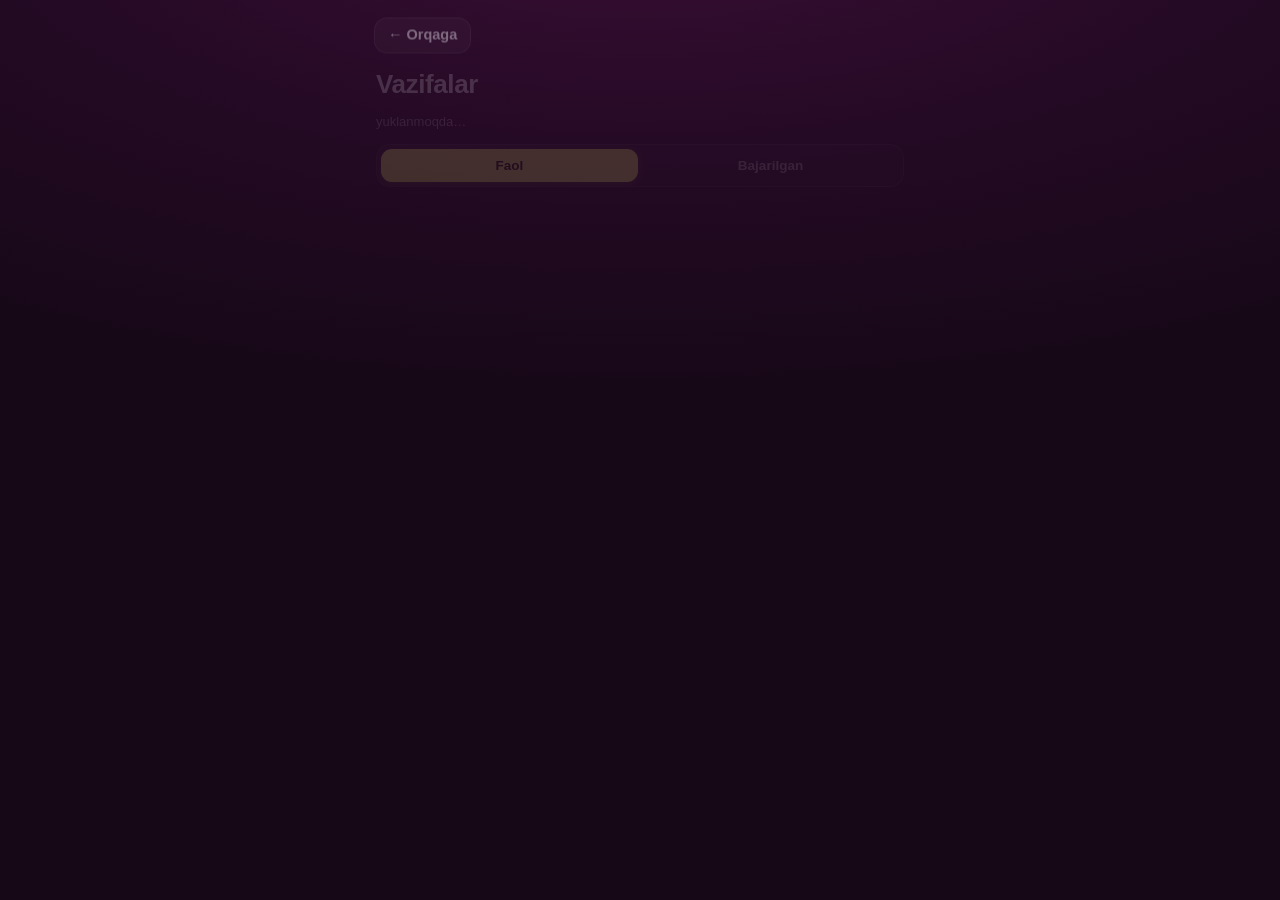
<file: pages/tasks.html>
<!DOCTYPE html>
<html lang="uz">
<head>
<meta charset="utf-8">
<meta name="viewport" content="width=device-width, initial-scale=1, viewport-fit=cover">
<title>Vazifalar — TMT</title>
<link rel="stylesheet" href="../style.css?v=57">
<script src="../assets/telegram-web-app.js"></script>
<script src="../assets/tg.js?v=57"></script>
<script src="../assets/notif.js?v=57"></script>
<style>
  .wrap{max-width:520px;margin:0 auto;padding:16px 16px 40px}
  .back{color:var(--dim);text-decoration:none;font-size:14px}
  h1{font-size:20px;margin:12px 0 4px}
  .sub{color:var(--dim);font-size:13px;margin-bottom:12px}
  .tabs{display:flex;gap:8px;margin-bottom:14px}
  .tabs button{flex:1;background:var(--panel);border:1px solid var(--line);color:var(--tx);
    border-radius:12px;padding:9px;font-size:13px;font-family:inherit}
  .tabs button.on{background:var(--ok);color:#08110c;border-color:var(--ok);font-weight:700}
  .card{background:var(--panel);border:1px solid var(--line);border-radius:16px;padding:12px;margin-bottom:10px}
  .card.deep{border-color:#a855f7;box-shadow:0 0 0 2px rgba(168,85,247,.35)}
  .card .t{font-weight:600;font-size:15px;margin-bottom:4px}
  .card .n{font-size:13px;color:var(--dim);white-space:pre-wrap}
  .card .m{display:flex;gap:8px;flex-wrap:wrap;margin-top:8px;font-size:12px;color:var(--dim)}
  .tag{background:#1b2229;border:1px solid var(--line);border-radius:8px;padding:2px 8px}
  .tag.late{background:#3a1d1f;border-color:#e5484d;color:#ffb3b5}
  .tag.ok{background:#12301f;border-color:var(--ok);color:#8ef0b6}
  .row{display:flex;gap:8px;margin-top:10px}
  .row button{flex:1;border:0;border-radius:12px;padding:11px;font-size:14px;font-weight:600;font-family:inherit}
  .done{background:var(--ok);color:#08110c}
  .ghost{background:#1b2229;color:var(--tx);border:1px solid var(--line)}
  .empty{color:var(--dim);font-size:14px;text-align:center;padding:24px 0}
  .form{background:var(--panel);border:1px solid var(--line);border-radius:16px;padding:12px;margin-top:16px}
  .form h2{font-size:15px;margin:0 0 10px}
  .form input,.form textarea,.form select{width:100%;background:#12171c;border:1px solid var(--line);
    border-radius:10px;color:var(--tx);padding:10px;font-family:inherit;font-size:14px;margin-bottom:8px}
  .form textarea{min-height:60px}
  .staff{max-height:180px;overflow:auto;border:1px solid var(--line);border-radius:10px;padding:6px;margin-bottom:8px}
  .staff label{display:flex;gap:10px;align-items:center;font-size:14px;padding:11px 12px;margin:0 0 6px;
    border:1px solid transparent;border-radius:11px;cursor:pointer;-webkit-tap-highlight-color:transparent;
    transition:background .12s,border-color .12s}
  .staff label:last-child{margin-bottom:0}
  .staff label:has(input:checked){background:rgba(231,238,97,.13);border-color:rgba(231,238,97,.5)}
  .staff label:has(input:checked) .nm{font-weight:650;color:#f4f7cf}
  .staff .nm{flex:1 1 auto;min-width:0}
  .staff .br{flex:0 0 auto;color:var(--dim);font-size:12px;white-space:nowrap;overflow:hidden;text-overflow:ellipsis;max-width:42%}
  .pickcnt{font-size:12.5px;color:var(--dim);padding:0 2px 8px}
  .form .send{width:100%;background:var(--ok);color:#08110c;border:0;border-radius:12px;padding:12px;font-size:15px;font-weight:700}
  #sheet{position:fixed;inset:0;background:#000d;display:none;align-items:flex-end;z-index:50}
  #sheet.on{display:flex}
  #pv{position:fixed;inset:0;background:#000d;display:none;align-items:flex-end;z-index:60}
  #pv.on{display:flex}
  #pv .in{background:var(--panel);width:100%;padding:14px 14px calc(14px + env(safe-area-inset-bottom));border-radius:18px 18px 0 0;max-height:92vh;overflow:auto}
  #asheet{position:fixed;inset:0;background:#000d;display:none;align-items:flex-end;z-index:50}
  #asheet.on{display:flex}
  #asheet .in{background:var(--panel);width:100%;padding:14px;border-radius:18px 18px 0 0;max-height:92vh;overflow:auto}
  #sheet .in{background:var(--panel);width:100%;padding:14px;border-radius:18px 18px 0 0;max-height:92vh;overflow:auto}
  video#cam{width:100%;aspect-ratio:3/4;object-fit:cover;border-radius:12px;background:#000}
  .st{font-size:13px;color:var(--dim);min-height:18px;margin-top:8px}
  .st.err{color:#e5484d} .st.ok{color:var(--ok)}
</style>
<link rel="stylesheet" href="../assets/ui.css?v=57">
</head>
<body data-sec="tasks">
<div class="wrap">
  <a class="back" href="../index.html">← Orqaga</a>
  <h1>Vazifalar</h1>
  <p class="sub" id="who">yuklanmoqda…</p>

  <div class="tabs">
    <button id="tA" class="on">Faol</button>
    <button id="tD">Bajarilgan</button>
  </div>

  <div id="list"></div>

  <div class="form" id="newBox" hidden>
    <h2>➕ Yangi vazifa</h2>
    <input id="nTitle" placeholder="Vazifa nomi">
    <textarea id="nNote" placeholder="Izoh (majburiy emas)"></textarea>
    <input id="nDate" type="date">
    <select id="nRepeat">
      <option value="once">Bir martalik</option>
      <option value="daily">Har kuni</option>
      <option value="weekly">Har hafta</option>
    </select>
    <div class="pickcnt" id="staffCnt">Xodim tanlanmagan</div>
    <div class="staff" id="staff"></div>
    <button class="send" id="bCreate">Vazifani berish</button>
    <div class="st" id="nSt"></div>
  </div>
</div>

<div id="asheet">
  <div class="in">
    <h2 style="font-size:16px;margin:0 0 10px">👤 Xodimga biriktirish</h2>
    <div class="staff" id="aStaff"></div>
    <div class="row">
      <button class="done" id="aSend">Biriktirish</button>
      <button class="ghost" id="aClose">Yopish</button>
    </div>
    <div class="st" id="aSt"></div>
  </div>
</div>

<div id="pv">
  <div class="in">
    <h2 style="font-size:16px;margin:0 0 10px">📎 Isbot</h2>
    <video id="pvV" controls playsinline style="width:100%;max-height:58vh;object-fit:contain;border-radius:12px;background:#000;display:none"></video>
    <img id="pvI" alt="" style="width:100%;max-height:58vh;object-fit:contain;border-radius:12px;display:none">
    <div id="pvNote" style="font-size:13px;color:var(--dim);margin-top:10px"></div>
    <div class="row"><button class="ghost" id="pvClose">Yopish</button></div>
  </div>
</div>

<div id="sheet">
  <div class="in">
    <h2 style="font-size:16px;margin:0 0 10px" id="sTitle">Isbot</h2>
    <video id="cam" autoplay playsinline muted></video>
    <input type="file" id="fVid" accept="video/*" capture="environment" style="display:none">
    <textarea id="sNote" placeholder="Izoh" style="width:100%;min-height:56px;margin-top:10px;background:#12171c;border:1px solid var(--line);border-radius:10px;color:var(--tx);padding:10px;font-family:inherit"></textarea>
    <div class="row">
      <button class="ghost" id="bRec">⏺ Yozish</button>
      <button class="ghost" id="bStop" hidden>⏹ To‘xtatish</button>
      <button class="done" id="bSend">Yuborish</button>
      <button class="ghost" id="bClose">Yopish</button>
    </div>
    <div class="row">
      <button class="ghost" id="bRetry" hidden>🔄 Kamerani qayta urinish</button>
      <button class="ghost" id="bPick" hidden>🎥 Tizim kamerasi</button>
    </div>
    <div class="st" id="sSt"></div>
  </div>
</div>

<script>
var API = "https://maintenance-production-d87e.up.railway.app";
var TASKS = API + "/api/tmt/tasks";
var UP = API + "/api/tmt/upload";

var status = "active", isManager = false, staffList = [], cur = null;
var blob = null, rec = null, chunks = [], stream = null;
var recStart = 0, recSecs = 0, recTimer = null, recTick = null;
var MAXSEC = 60;

function $(id){ return document.getElementById(id); }
function say(el, msg, cls){ var e=$(el); e.textContent = msg||""; e.className="st"+(cls?" "+cls:""); }
function esc(s){ return String(s==null?"":s).replace(/[&<>"]/g, function(c){
  return {"&":"&amp;","<":"&lt;",">":"&gt;","\"":"&quot;"}[c]; }); }

function initLen(){ return window.tgInitLen ? tgInitLen() : 0; }
tgWaitInit(function(d){
  if (!d) $("who").textContent = "⚠️ Telegram ma'lumoti yo'q — «Ilova» tugmasidan oching";
});

function loadMe(){
  return tgFetch(API + "/api/webapp/me", {cache:"no-store"}).then(function(r){ return r.json(); })
    .then(function(j){
      if (!j || !j.ok) return;
      isManager = !!(j.manager || (j.perms && j.perms.manage));
      $("who").textContent = (j.name || "xodim") + (j.role === "ceo" ? " · CEO" : (j.manager ? " · menejer" : ""));
      if (isManager){ $("newBox").hidden = false; loadStaff(); }
    }).catch(function(){});
}

function loadStaff(){
  tgFetch(API + "/api/tmt/staff", {cache:"no-store"}).then(function(r){ return r.json(); })
    .then(function(j){
      if (!j || !j.ok) return;
      staffList = j.staff || [];
      $("staff").innerHTML = staffList.map(function(s){
        return '<label><input type="checkbox" value="'+s.cid+'" data-name="'+esc(s.name)+'">'+
               '<span class="nm">'+esc(s.name)+'</span>'+
               (s.branch ? '<span class="br">'+esc(s.branch)+'</span>' : '') + '</label>';
      }).join("") || '<div style="font-size:13px;color:var(--dim);padding:6px">Xodim topilmadi</div>';
      $("staff").onchange = function(){ staffCount(); sayClear(); };
      staffCount();
    }).catch(function(){});
}

function staffCount(){
  var n = document.querySelectorAll("#staff input:checked").length;
  var el = $("staffCnt");
  if (el) el.textContent = n ? ("Tanlandi: " + n + " xodim") : "Xodim tanlanmagan";
}

/* eski natija xabari yangi vazifa kiritishni chalg'itmasin */
function sayClear(){ var el = $("nSt"); if (el && el.textContent) el.textContent = ""; }

function deadlineTag(t){
  if (!t.deadline) return '';
  var d = new Date(t.deadline + "T23:59:59");
  var late = t.status !== "done" && d < new Date();
  return '<span class="tag '+(late?"late":"")+'">📅 '+t.deadline+(late?" · kechikkan":"")+'</span>';
}

function when(iso){
  if (!iso) return '';
  var d = new Date(iso);
  if (isNaN(d)) return '';
  var p = function(n){ return String(n).padStart(2,'0'); };
  return p(d.getDate())+'.'+p(d.getMonth()+1)+' '+p(d.getHours())+':'+p(d.getMinutes());
}

var DEEP = (function(){ try { return (new URLSearchParams(location.search)).get("id") || ""; }
  catch(e){ var m = location.search.match(/[?&]id=([^&]+)/); return m ? decodeURIComponent(m[1]) : ""; } })();
var DEEP_TRIED = false;
function focusDeep(){
  if (!DEEP) return false;
  var el = document.querySelector('.card[data-id="'+DEEP+'"]');
  if (!el) return false;
  el.classList.add("deep");
  try { el.scrollIntoView({block:"center",behavior:"smooth"}); } catch(e){}
  return true;
}

function render(items){
  if (!items.length){ $("list").innerHTML = '<div class="empty">'+(status==="active"?"Faol vazifa yo‘q ✅":"Hali bajarilgan yo‘q")+'</div>'; return; }
  $("list").innerHTML = items.map(function(t){
    return '<div class="card" data-id="'+t.id+'">' +
      '<div class="t">'+esc(t.title)+'</div>' +
      (t.note ? '<div class="n">'+esc(t.note)+'</div>' : '') +
      '<div class="m">' + deadlineTag(t) +
        (t.status==="done" ? '<span class="tag ok">✅ bajarildi</span>' : '') +
        (t.status==="done" && t.done_at ? '<span class="tag">🕒 '+when(t.done_at)+'</span>' : '') +
        (isManager ? '<span class="tag">👤 '+esc(t.assignee_name||t.assignee)+'</span>' : '') +
        (t.repeat && t.repeat!=="once" ? '<span class="tag">🔁 '+(t.repeat==="daily"?"har kuni":"har hafta")+'</span>' : '') +
      '</div>' +
      (t.status==="done" && t.proof_url ? '<div class="row">' +
        '<button class="ghost" data-pv="'+t.proof_url+'" data-kind="'+(t.proof_kind||'video')+'" ' +
        'data-note="'+encodeURIComponent(t.proof_note||'')+'" onclick="openProofView(this)">📎 Isbotni ko\'rish</button>' +
      '</div>' : '') +
      (t.status!=="done" ? '<div class="row">' +
        '<button class="done" onclick="openProof('+t.id+',\''+esc(t.title).replace(/'/g,"")+'\')">✅ Isbot bilan yopish</button>' +
        (isManager ? '<button class="ghost" onclick="openAssign('+t.id+')">👤 Biriktirish</button>' : '') +
      '</div>' : '') +
    '</div>';
  }).join("");
}

function load(){
  $("list").innerHTML = '<div class="empty">yuklanmoqda…</div>';
  tgFetch(TASKS + "?status=" + status, {cache:"no-store"})
    .then(function(r){ return r.json(); })
    .then(function(j){
      if (!j || !j.ok){ $("list").innerHTML = '<div class="empty">Xato: '+esc((j&&j.error)||'')+'</div>'; return; }
      render(j.tasks||[]);
      if (DEEP){
        if (!focusDeep() && status==="active" && !DEEP_TRIED){
          DEEP_TRIED = true; status="done";
          $("tD").classList.add("on"); $("tA").classList.remove("on");
          load();
        }
      }
    })
    .catch(function(e){ $("list").innerHTML = '<div class="empty">Tarmoq xatosi: '+esc(e.message)+'</div>'; });
}

$("tA").onclick = function(){ status="active"; this.classList.add("on"); $("tD").classList.remove("on"); load(); };
$("tD").onclick = function(){ status="done"; this.classList.add("on"); $("tA").classList.remove("on"); load(); };

/* ---- isbot oynasi ---- */
function openProof(id, title){
  if (!initLen()) tgWaitInit(function(d){ if (!d) alert("Telegram ma'lumoti yo'q — «Ilova» tugmasidan oching"); });
  cur = id; $("sTitle").textContent = "Isbot — " + title;
  $("sNote").value = ""; blob = null; say("sSt","");
  $("sheet").classList.add("on");
  openCam();
}

function camLive(){
  if (!stream) return false;
  var ts = stream.getTracks ? stream.getTracks() : [];
  for (var i=0;i<ts.length;i++) if (ts[i].readyState === "live") return true;
  return false;
}
function camStop(){
  try { if (stream) stream.getTracks().forEach(function(t){ t.onended=null; t.stop(); }); } catch(e){}
  stream = null; if ($("cam")) $("cam").srcObject = null;
}
function camErr(e){
  var n = (e && e.name) || "";
  if (n === "NotAllowedError" || n === "SecurityError")
    return "Kamera ruxsati berilmagan. Telegram → Sozlamalar → Kamera ruxsatini yoqing, keyin «Kamerani qayta urinish»ni bosing.";
  if (n === "NotReadableError" || n === "TrackStartError")
    return "Kamera band — boshqa ilova kamerani ishlatyapti. Uni yopib «Kamerani qayta urinish»ni bosing.";
  if (n === "NotFoundError" || n === "OverconstrainedError")
    return "Kamera topilmadi — «Tizim kamerasi» tugmasidan foydalaning.";
  return "Kamera ochilmadi (" + (n || "xato") + "). «Kamerani qayta urinish»ni bosing.";
}
function openCam(cb){
  camStop();
  $("cam").src = ""; $("cam").controls = false;
  $("bRetry").hidden = true; $("bPick").hidden = true;
  if (!navigator.mediaDevices || !navigator.mediaDevices.getUserMedia){
    say("sSt","Brauzerda kamera API yo‘q — «Tizim kamerasi»dan foydalaning","err");
    $("bPick").hidden = false; if (cb) cb(false); return;
  }
  navigator.mediaDevices.getUserMedia({ video:{facingMode:"user"}, audio:false })
    .then(function(s){
      stream = s; $("cam").srcObject = s;
      s.getTracks().forEach(function(t){ t.onended = function(){ if (stream === s) stream = null; }; });
      try { var p = $("cam").play(); if (p && p.catch) p.catch(function(){}); } catch(e){}
      $("bRec").hidden = false;
      say("sSt","Video yozing yoki to‘g‘ridan yuboring");
      if (cb) cb(true);
    })
    .catch(function(e){
      say("sSt", camErr(e), "err");
      $("bRetry").hidden = false; $("bPick").hidden = false;
      if (cb) cb(false);
    });
}
$("bRetry").onclick = function(){ say("sSt","Kamera qayta ochilmoqda…"); openCam(); };
$("bPick").onclick = function(){ $("fVid").click(); };
$("fVid").onchange = function(){
  var fl = this.files && this.files[0]; this.value = "";
  if (!fl) { say("sSt","Video tanlanmadi","err"); return; }
  if (Date.now() - (fl.lastModified || 0) > 300000){
    say("sSt","Faqat hoziroq yozilgan video qabul qilinadi — kamerani ochib qayta yozing","err");
    return;
  }
  camStop(); blob = fl; recSecs = 0;
  $("cam").src = URL.createObjectURL(fl); $("cam").controls = true;
  $("bRec").hidden = true; $("bStop").hidden = true;
  say("sSt","Video tayyor — «Yuborish»ni bosing","ok");
};

function closeProof(){
  camStop();
  $("bRetry").hidden = true; $("bPick").hidden = true;
  $("cam").srcObject=null; $("sheet").classList.remove("on");
  $("bRec").hidden=false; $("bStop").hidden=true;
}

$("bClose").onclick = closeProof;

$("bRec").onclick = function(){
  if (!camLive()){
    say("sSt","Kamera uzildi — qayta ochilmoqda…");
    openCam(function(ok){ if (ok) $("bRec").click(); });
    return;
  }
  chunks = [];
  var mime = "";
  if (window.MediaRecorder){
    if (MediaRecorder.isTypeSupported("video/mp4")) mime="video/mp4";
    else if (MediaRecorder.isTypeSupported("video/webm;codecs=vp9")) mime="video/webm;codecs=vp9";
    else if (MediaRecorder.isTypeSupported("video/webm")) mime="video/webm";
  }
  try { rec = mime ? new MediaRecorder(stream,{mimeType:mime,videoBitsPerSecond:1200000}) : new MediaRecorder(stream); }
  catch(e){ say("sSt","Yozib bo‘lmadi: "+e.message,"err"); return; }
  rec.ondataavailable = function(ev){ if (ev.data && ev.data.size) chunks.push(ev.data); };
  rec.onstop = function(){
    if (recTick){ clearInterval(recTick); recTick = null; }
    if (recTimer){ clearTimeout(recTimer); recTimer = null; }
    recSecs = Math.min(MAXSEC, Math.max(1, Math.round((Date.now()-recStart)/1000)));
    blob = new Blob(chunks,{type:rec.mimeType||"video/webm"});
    $("cam").srcObject=null; $("cam").src=URL.createObjectURL(blob); $("cam").controls=true;
    $("bRec").hidden=true; $("bStop").hidden=true;
    say("sSt","Video tayyor ("+recSecs+" sek) — «Yuborish»ni bosing","ok");
  };
  rec.start(); this.hidden=true; $("bStop").hidden=false;
  recStart = Date.now(); recSecs = 0;
  say("sSt","Yozilmoqda… 60 sek");
  recTick = setInterval(function(){
    var el = Math.floor((Date.now()-recStart)/1000);
    say("sSt","Yozilmoqda… " + Math.max(0, MAXSEC-el) + " sek qoldi");
  }, 1000);
  recTimer = setTimeout(function(){
    try { if (rec && rec.state==="recording"){ rec.stop(); } } catch(e){}
  }, MAXSEC*1000);
};

$("bStop").onclick = function(){ if (rec && rec.state==="recording") rec.stop(); };

$("bSend").onclick = function(){
  if (!cur) return;
  if (!initLen()) say("sSt","Telegram ma'lumoti kutilmoqda…","");
  var note = $("sNote").value.trim();
  $("bSend").disabled = true;

  if (blob){
    if (recSecs > MAXSEC + 1){ say("sSt","Video "+recSecs+" sek — limit 1 daqiqa","err"); $("bSend").disabled=false; return; }
    var fd = new FormData();
    fd.append("file", blob, "vazifa." + (blob.type.indexOf("mp4")>=0 ? "mp4":"webm"));
    fd.append("kind","video");
    fd.append("purpose","task");
    fd.append("task_id", cur);
    fd.append("duration", String(recSecs||0));
    fd.append("caption", note);
    say("sSt","Yuborilmoqda…");
    tgFetch(UP,{method:"POST",body:fd})
      .then(function(r){ return r.json().then(function(j){ return {code:r.status,j:j}; }); })
      .then(function(res){
        $("bSend").disabled = false;
        if (res.j && res.j.ok){ say("sSt","✅ Yuborildi — guruhga tushdi","ok"); closeProof(); load(); }
        else say("sSt","Xato: "+((res.j&&res.j.error)||res.code),"err");
      })
      .catch(function(e){ $("bSend").disabled=false; say("sSt","Tarmoq xatosi: "+e.message,"err"); });
    return;
  }

  tgFetch(TASKS + "/" + cur + "/done", {method:"POST", headers:{"Content-Type":"application/json"},
    body: JSON.stringify({note:note})})
    .then(function(r){ return r.json().then(function(j){ return {code:r.status,j:j}; }); })
    .then(function(res){
      $("bSend").disabled = false;
      if (res.j && res.j.ok){ say("sSt","✅ Bajarildi","ok"); closeProof(); load(); }
      else say("sSt","Xato: "+((res.j&&res.j.error)||res.code),"err");
    })
    .catch(function(e){ $("bSend").disabled=false; say("sSt","Tarmoq xatosi: "+e.message,"err"); });
};

/* ---- isbotni ko'rish ---- */
function openProofView(el){
  var url = el.getAttribute("data-pv") || "";
  if (url.charAt(0) === "/") url = API + url;
  var kind = el.getAttribute("data-kind") || "video";
  var note = "";
  try { note = decodeURIComponent(el.getAttribute("data-note") || ""); } catch(e){}
  var v=$("pvV"), i=$("pvI");
  $("pvNote").textContent = note || "";
  if (kind === "photo"){ v.style.display="none"; v.removeAttribute("src"); i.style.display="block"; i.src=url; }
  else {
    i.style.display="none"; i.removeAttribute("src");
    v.style.display="block"; v.src=url;
    try { v.play().catch(function(){}); } catch(e){}
  }
  $("pv").classList.add("on");
}
function closeProofView(){
  var v=$("pvV");
  try { v.pause(); } catch(e){}
  v.removeAttribute("src"); v.style.display="none"; $("pvI").style.display="none";
  $("pv").classList.remove("on");
}
$("pvClose").onclick = closeProofView;
$("pv").addEventListener("click", function(e){ if (e.target === this) closeProofView(); });

/* ---- qayta biriktirish ---- */
var AID = 0;
function openAssign(id){
  AID = id; say("aSt","");
  $("aStaff").innerHTML = staffList.length ? staffList.map(function(s){
    return '<label><input type="radio" name="aPick" value="'+s.cid+'"> '+esc(s.name)+
      (s.branch ? ' <span style="color:var(--dim)">· '+esc(s.branch)+'</span>' : '')+'</label>';
  }).join("") : '<div style="font-size:13px;color:var(--dim);padding:6px">Xodim topilmadi</div>';
  $("asheet").classList.add("on");
}
function closeAssign(){ $("asheet").classList.remove("on"); }
$("aClose").onclick = closeAssign;
$("aSend").onclick = function(){
  var p = document.querySelector('#aStaff input:checked');
  if (!p){ say("aSt","Xodim tanlang","err"); return; }
  say("aSt","yuborilmoqda…");
  var self = this; self.disabled = true;
  tgFetch(TASKS + "/" + AID + "/assign", {method:"POST", headers:{"Content-Type":"application/json"},
    body: JSON.stringify({cid: p.value})})
    .then(function(r){ return r.json().then(function(j){ return {code:r.status,j:j}; }); })
    .then(function(res){
      self.disabled = false;
      if (res.j && res.j.ok){ say("aSt","✅ biriktirildi","ok"); setTimeout(function(){ closeAssign(); load(); }, 600); }
      else say("aSt","Xato: "+((res.j&&res.j.error)||res.code),"err");
    })
    .catch(function(e){ self.disabled=false; say("aSt","Tarmoq xatosi: "+e.message,"err"); });
};

/* ---- yangi vazifa ---- */
$("bCreate").onclick = function(){
  var title = $("nTitle").value.trim();
  var picked = [].slice.call(document.querySelectorAll("#staff input:checked"));
  if (!title){ say("nSt","Vazifa nomini yozing","err"); return; }
  if (!picked.length){ say("nSt","Kamida bitta xodim tanlang","err"); return; }
  var names = {};
  picked.forEach(function(p){ names[p.value] = p.getAttribute("data-name") || ""; });
  say("nSt","Yuborilmoqda…");
  this.disabled = true;
  var self = this;
  tgFetch(TASKS, {method:"POST", headers:{"Content-Type":"application/json"},
    body: JSON.stringify({title:title, note:$("nNote").value.trim(), deadline:$("nDate").value||null,
      repeat:$("nRepeat").value, assignees:picked.map(function(p){return p.value;}), names:names})})
    .then(function(r){ return r.json().then(function(j){ return {code:r.status,j:j}; }); })
    .then(function(res){
      self.disabled = false;
      if (res.j && res.j.ok){
        var nAssigned = res.j.ids.length;
        say("nSt","✅ Berildi: "+nAssigned+" xodimga","ok");
        $("nTitle").value=""; $("nNote").value=""; $("nDate").value=""; $("nRepeat").value="once";
        picked.forEach(function(p){ p.checked=false; });
        staffCount();
        setTimeout(function(){ var e=$("nSt");
          if (e && e.textContent.indexOf("Berildi") !== -1) e.textContent = ""; }, 6000);
        status="active"; $("tA").classList.add("on"); $("tD").classList.remove("on"); load();
      } else say("nSt","Xato: "+((res.j&&res.j.error)||res.code),"err");
    })
    .catch(function(e){ self.disabled=false; say("nSt","Tarmoq xatosi: "+e.message,"err"); });
};

["nTitle","nNote","nDate"].forEach(function(id){
  var e = $(id); if (e) e.addEventListener("input", sayClear);
});
loadMe().then(load);
</script>
</body>
</html>
</file>
<file: style.css>
:root{
  /* ui.css bilan bir xil binafsha palitra (index.html faqat shu faylni yuklaydi) */
  --bg:#170818; --panel:rgba(255,255,255,.065); --line:rgba(231,238,97,.12);
  --tx:#f4effa; --dim:rgba(240,232,248,.62); --amber:#e7ee61; --ok:#7ef0b8;
}
*{box-sizing:border-box}
html,body{margin:0;padding:0}
body{
  background:var(--bg); color:var(--tx);
  font:15px/1.45 -apple-system,BlinkMacSystemFont,"Segoe UI",Roboto,sans-serif;
  padding:0 16px 40px;
}
a{color:inherit;text-decoration:none}
h1{font-size:19px;margin:0;letter-spacing:-.2px}
h2{font-size:15px;margin:22px 0 10px;color:var(--dim);text-transform:uppercase;letter-spacing:.6px}

.hero{padding:22px 0 14px}
.brand{display:flex;align-items:center;gap:12px}
.brand .dot{
  width:36px;height:36px;border-radius:10px;flex:0 0 36px;
  background:linear-gradient(135deg,var(--amber),#c97f10);
  box-shadow:0 4px 14px rgba(245,166,35,.25);
}
.brand p{margin:2px 0 0;color:var(--dim);font-size:13px}

main{display:flex;flex-direction:column;gap:12px}

.card{
  display:flex;align-items:center;gap:14px;
  background:var(--panel);border:1px solid var(--line);
  border-radius:14px;padding:16px;
}
.card:active{background:#1d242c}
.card .ico{font-size:22px}
.card .tx{display:flex;flex-direction:column;flex:1}
.card .tx b{font-size:16px}
.card .tx i{font-style:normal;color:var(--dim);font-size:13px;margin-top:2px}
.card .arw{color:var(--amber);font-size:18px}

.soon{
  border:1px dashed var(--line);border-radius:14px;padding:14px 16px;
  display:flex;flex-direction:column;gap:4px;
}
.soon b{font-size:13px;color:var(--amber);text-transform:uppercase;letter-spacing:.5px}
.soon span{color:var(--dim);font-size:13px}

footer{margin-top:26px;color:#54606c;font-size:12px;text-align:center}

/* ---------- books ---------- */
.top{display:flex;align-items:center;gap:10px;flex-wrap:wrap;padding:18px 0 14px}
.top .sub{color:var(--dim);font-size:12px}
.top .spacer{flex:1}
.top .back{font-size:13px;color:var(--amber)}

.kpis{display:grid;grid-template-columns:repeat(4,1fr);gap:8px}
.kpi{background:var(--panel);border:1px solid var(--line);border-radius:12px;padding:10px 12px}
.kpi span{display:block;color:var(--dim);font-size:11px;white-space:nowrap;overflow:hidden;text-overflow:ellipsis}
.kpi b{display:block;font-size:20px;margin-top:4px;white-space:nowrap}

.chips{display:flex;gap:8px;overflow-x:auto;padding:14px 0 4px;scrollbar-width:none}
.chips::-webkit-scrollbar{display:none}
.chip{
  border:1px solid var(--line);background:var(--panel);color:var(--dim);
  padding:7px 12px;border-radius:999px;font-size:13px;white-space:nowrap;
}
.chip.on{background:var(--amber);border-color:var(--amber);color:#241a05;font-weight:600}

.tablewrap{overflow-x:auto;border:1px solid var(--line);border-radius:12px;margin-top:12px}
table.books{border-collapse:collapse;width:100%;font-size:13px}
table.books th,table.books td{padding:9px 10px;text-align:right;white-space:nowrap;border-bottom:1px solid var(--line)}
table.books thead th{background:#131920;color:var(--dim);font-weight:500;font-size:11px;text-transform:uppercase}
table.books th.stick{text-align:left;position:sticky;left:0;background:#131920;z-index:2}
table.books tbody th.stick{background:var(--panel);font-weight:600;color:var(--tx)}
table.books tbody tr:last-child th,table.books tbody tr:last-child td{border-bottom:none}
table.books td .zero{color:#5c6874}
table.books i.ord{color:var(--amber);font-style:normal;font-size:11px;margin-left:1px}
table.books td.tot{font-weight:700}

.orders{display:flex;flex-direction:column;gap:8px}
.order{background:var(--panel);border:1px solid var(--line);border-radius:12px;padding:12px 14px}
.od-top{display:flex;justify-content:space-between;align-items:center;gap:10px}
.od-items{color:var(--dim);font-size:13px;margin-top:6px}
.od-date{color:#54606c;font-size:11px;margin-top:6px}
.st{font-size:11px;padding:3px 8px;border-radius:999px;border:1px solid var(--line);color:var(--dim)}
.st.new{color:var(--amber);border-color:rgba(245,166,35,.4)}
.st.done{color:var(--ok);border-color:rgba(62,207,142,.4)}

.note{color:#5f6b77;font-size:12px;margin:10px 0 0}

@media (max-width:420px){
  .kpis{grid-template-columns:repeat(2,1fr)}
}


/* ---------- home: IELTS ZONE brand + metro live tiles ---------- */
body.home{
  background:#2b0625;padding:0 14px 26px;
  --plum:#2b0625; --plum2:#3b0a4e; --plum3:#170316;
  --lime:#e7ee61; --lav:#c3aecb;
}

/* brand: dark plum field + faint "9" mark watermark */
.wallpaper{
  position:fixed;inset:0;z-index:-2;
  background:
    radial-gradient(120% 85% at 50% 4%, rgba(94,12,120,.55) 0%, rgba(94,12,120,0) 62%),
    radial-gradient(95% 65% at 92% 102%, rgba(231,238,97,.12) 0%, rgba(231,238,97,0) 66%),
    linear-gradient(180deg,#3a0838 0%,#2b0625 46%,#170316 100%);
}
.wallpaper::after{
  content:"";position:absolute;inset:0;
  background:url("assets/logo.jpg") center 44%/min(96vw,540px) no-repeat;
  opacity:.13;mix-blend-mode:screen;
}
.scrim{
  position:fixed;inset:0;z-index:-1;
  background:
    linear-gradient(180deg,rgba(23,3,22,.20) 0%,rgba(23,3,22,.06) 26%,rgba(23,3,22,.52) 78%,rgba(23,3,22,.80) 100%);
}

body.home .hero{padding:24px 2px 16px}
body.home .brand{gap:11px}
.brand .mark{
  width:40px;height:40px;flex:0 0 40px;border-radius:10px;object-fit:cover;
  box-shadow:0 4px 16px rgba(231,238,97,.18),0 0 0 1px rgba(231,238,97,.22);
}
body.home .brand h1{
  font-size:19px;font-weight:700;letter-spacing:.9px;
  text-shadow:0 1px 12px rgba(0,0,0,.5);
}
body.home .brand p{
  margin:3px 0 0;color:var(--lav);opacity:.85;font-size:12.5px;
  letter-spacing:.2px;text-shadow:0 1px 8px rgba(0,0,0,.45);
}

main.metro{
  display:grid;grid-template-columns:1fr 1fr;gap:8px;
  }
/* flexible: 2 → 3 → 4 columns as the screen grows */
@media (min-width:520px){
  body.home{max-width:760px;margin:0 auto;padding-inline:20px}
  main.metro{grid-template-columns:repeat(3,1fr);gap:10px;grid-auto-flow:dense}
  .metro .clock .t{font-size:52px}
}
@media (min-width:780px){
  body.home{max-width:900px}
  main.metro{grid-template-columns:repeat(4,1fr)}
  .metro .clock .t{font-size:56px}
}
.metro .tile{
  position:relative;display:block;aspect-ratio:1/1;min-width:0;
  border-radius:2px;overflow:visible;color:#fff;
  box-shadow:
    0 18px 30px -14px rgba(0,0,0,.90),
    0 4px 10px rgba(0,0,0,.45);
  transition:transform .14s ease,box-shadow .14s ease;
  -webkit-tap-highlight-color:transparent;
}
.metro .tile.wide{grid-column:span 2;aspect-ratio:2/1}
.metro .tile.pressed,.metro .tile:active{
  transform:scale(.962);box-shadow:0 4px 12px rgba(0,0,0,.5);
}

/* clock tile — glass over brand field */
.metro .clock{
  background:rgba(43,6,37,.34);
  -webkit-backdrop-filter:blur(12px) saturate(125%);
  backdrop-filter:blur(12px) saturate(125%);
  border:1px solid rgba(231,238,97,.20);
  box-shadow:none;
  display:flex;align-items:center;
}
.metro .clock .ck{padding:14px 16px;display:flex;flex-direction:column;gap:1px}
.metro .clock .t{
  font-size:46px;font-weight:200;line-height:1;letter-spacing:-2px;
  font-variant-numeric:tabular-nums;
  text-shadow:0 2px 14px rgba(0,0,0,.55);
}
.metro .clock .d{font-size:12px;letter-spacing:.5px;color:var(--lime);opacity:.85}

.metro .tile{perspective:750px}
.metro .flip::after{
  content:"";position:absolute;inset:0;z-index:3;border-radius:inherit;pointer-events:none; /* flip sheen */
  background:linear-gradient(105deg,rgba(255,255,255,.18),rgba(0,0,0,.45));
  opacity:0;animation:flipSheen var(--dur,14s) cubic-bezier(.45,0,.25,1) infinite;animation-delay:var(--dl,0s)
}
@keyframes flipSheen{0%,33%{opacity:0}37%{opacity:.55}42%{opacity:0}77%{opacity:0}81%{opacity:.5}86%,100%{opacity:0}}
.metro .flip{
  position:absolute;inset:0;border-radius:inherit;
  transform-style:preserve-3d;-webkit-transform-style:preserve-3d;
  animation:tileFlip var(--dur,14s) cubic-bezier(.45,0,.25,1) infinite;
  animation-delay:var(--dl,0s);
  will-change:transform;
}
.metro .face{
  position:absolute;inset:0;padding:14px 15px;
  display:flex;flex-direction:column;justify-content:space-between;
  background:
    radial-gradient(115% 85% at 12% -8%,rgba(255,255,255,.17) 0%,rgba(255,255,255,0) 46%),
    radial-gradient(125% 105% at 106% 108%,rgba(0,0,0,.46) 0%,rgba(0,0,0,0) 62%),
    linear-gradient(158deg,#4b1246 0%,#33073a 46%,#180315 100%);
  border:1px solid rgba(231,238,97,.16);
  box-shadow:
    inset 0 1px 0 rgba(255,255,255,.12),
    inset 0 -12px 26px rgba(0,0,0,.34);
  border-radius:inherit;
  backface-visibility:hidden;-webkit-backface-visibility:hidden;
  transform:rotateY(0deg);
  animation:faceFront var(--dur,14s) linear infinite;
  animation-delay:var(--dl,0s);
}
.metro .face::after{
  content:"";position:absolute;inset:0;pointer-events:none;
  background:linear-gradient(145deg,rgba(255,255,255,.10),rgba(255,255,255,0) 50%);
}
.metro .face.bk{
  justify-content:center;gap:8px;transform:rotateY(180deg);
  animation-name:faceBack;
  background:
    radial-gradient(110% 90% at 50% -12%,rgba(231,238,97,.16) 0%,rgba(231,238,97,0) 58%),
    linear-gradient(168deg,#400d4f 0%,#220524 52%,#12020f 100%);
}
.metro .face.bk::after{background:linear-gradient(200deg,rgba(231,238,97,.10),rgba(0,0,0,.30))}
/* back face: engraved "9" — no text, so nothing can read as reversed */
.metro .face.bk .lb,.metro .face.bk .ar{display:none}
.metro .face.bk::before{
  content:"9";position:absolute;inset:0;z-index:0;
  display:grid;place-items:center;
  font:900 84px/1 -apple-system,BlinkMacSystemFont,"SF Pro Display",Helvetica,Arial,sans-serif;
  letter-spacing:-3px;
  background:linear-gradient(180deg,rgba(8,1,10,.98) 0%,rgba(26,4,24,.95) 40%,rgba(120,136,26,.75) 72%,rgba(240,247,150,.95) 100%);
  -webkit-background-clip:text;background-clip:text;color:transparent;
  filter:
    drop-shadow(0 -1.5px 0 rgba(0,0,0,.9))
    drop-shadow(0 1.5px 0 rgba(231,238,97,.55))
    drop-shadow(0 6px 18px rgba(0,0,0,.62));
}
.metro .tile.wide .face.bk::before{font-size:110px}
.metro .lime .face.bk{
  background:
    radial-gradient(110% 90% at 50% -10%,rgba(231,238,97,.14) 0%,rgba(231,238,97,0) 60%),
    linear-gradient(168deg,#400d4f 0%,#220524 52%,#12020f 100%);
}

/* Apple-style app-icon plates — squircle, gradient fill, white glyph */
.metro .ic{
  position:relative;z-index:1;
  width:58px;height:58px;border-radius:23%;
  display:grid;place-items:center;color:#fff;
  background:linear-gradient(180deg,var(--g1,#8e8e93) 0%,var(--g2,#3a3a42) 100%);
  box-shadow:
    0 7px 16px rgba(0,0,0,.40),
    0 1px 2px rgba(0,0,0,.28),
    inset 0 1px 0 rgba(255,255,255,.42),
    inset 0 -1px 0 rgba(0,0,0,.12);
  transition:transform .16s ease,box-shadow .16s ease;
}
.metro .ic::after{
  content:"";position:absolute;inset:0;border-radius:inherit;pointer-events:none;
  background:linear-gradient(180deg,rgba(255,255,255,.26) 0%,rgba(255,255,255,0) 56%);
}
.metro .ic svg{
  width:31px;height:31px;display:block;position:relative;z-index:1;
  fill:none;stroke:currentColor;stroke-width:1.9;
  stroke-linecap:round;stroke-linejoin:round;
  filter:drop-shadow(0 1px 1px rgba(0,0,0,.30));
}
.metro .tile.wide .ic{width:66px;height:66px}
.metro .tile.wide .ic svg{width:36px;height:36px}
.metro .tile:hover .ic{transform:translateY(-2px) scale(1.03)}
.metro .tile:active .ic,.metro .tile.pressed .ic{transform:scale(.94)}

.metro .lb{display:flex;flex-direction:column;gap:2px;position:relative;z-index:1}
.metro .lb b{font-size:16px;font-weight:600;letter-spacing:-.2px;line-height:1.15;text-shadow:0 1px 6px rgba(0,0,0,.55)}
.metro .lb i{font-style:normal;font-size:11px;opacity:.86;line-height:1.25;letter-spacing:.1px;text-shadow:0 1px 5px rgba(0,0,0,.6)}
.metro .wide .lb b{font-size:19px}
.metro .wide .lb i{font-size:12px;opacity:.82}
.metro .bk .lb b{font-size:17px}
.metro .bk .lb i{font-size:11.5px;max-width:88%}
.metro .ar{
  position:absolute;right:12px;bottom:8px;font-size:24px;line-height:1;
  opacity:.6;font-weight:300;z-index:1;color:var(--lime);
}

/* brand hero tile — lime, dark plum type, raised lime plate */
.metro .lime .face{
  background:
    radial-gradient(115% 85% at 10% -12%,rgba(255,255,255,.55) 0%,rgba(255,255,255,0) 55%),
    radial-gradient(120% 100% at 100% 110%,rgba(120,132,0,.30) 0%,rgba(120,132,0,0) 62%),
    linear-gradient(158deg,#f4f98f 0%,#e7ee61 40%,#ccd930 100%);
  color:#2b0625;border-color:rgba(255,255,255,.38);
  box-shadow:
    inset 0 1px 0 rgba(255,255,255,.75),
    inset 0 -12px 26px rgba(110,120,0,.30);
}
.metro .lime .face::after{background:linear-gradient(145deg,rgba(255,255,255,.34),rgba(255,255,255,0) 56%)}
.metro .lime .ar{color:#2b0625}
.metro .lime .ic{color:#e7ee61}
.metro .lime .ic svg{filter:drop-shadow(0 1px 1px rgba(0,0,0,.45))}
.metro .lime .lb b,.metro .lime .lb i{text-shadow:none}
.metro .lime .lb i{opacity:.80}

/* per-tile accent for the 3D icon plates */
/* iOS palette per tile */
.d1{--g1:#4add82;--g2:#0d9a52}
.d2{--g1:#4fa8ff;--g2:#0a5fd8}
.d3{--g1:#ffd95a;--g2:#ee9f0c}
.d4{--g1:#c885ff;--g2:#7724dc}
.d5{--g1:#ffab42;--g2:#e2610a}
.d6{--g1:#7f7f88;--g2:#3c3c44}
.d7{--g1:#63dcff;--g2:#0a7fc4}
.metro .lime{--g1:#3d0f38;--g2:#1a0316}

@keyframes tileFlip{
  0%,33%  {transform:rotateY(0deg)}
  42%,77% {transform:rotateY(180deg)}
  86%,100%{transform:rotateY(360deg)}
}
@keyframes faceFront{
  0%,37%  {opacity:1}
  39%,80% {opacity:0}
  84%,100%{opacity:1}
}
@keyframes faceBack{
  0%,37%  {opacity:0}
  39%,80% {opacity:1}
  84%,100%{opacity:0}
}

.d0{--dl:0s}.d1{--dl:1.6s}.d2{--dl:3.2s}.d3{--dl:4.8s}
.d4{--dl:6.4s}.d5{--dl:8s}.d6{--dl:9.6s}.d7{--dl:11.2s}

body.home footer{
  margin-top:20px;color:rgba(195,174,203,.48);font-size:11.5px;letter-spacing:.4px;
}

@media (prefers-reduced-motion:reduce){
  .metro .flip,.metro .face{animation:none}
  .metro .face.bk{transform:rotateY(180deg);opacity:0}
}
@media (max-width:340px){
  .metro .lb b{font-size:14px}
  .metro .lb i{display:none}
}


/* ===== iOS 18 / Material 3 home cards (v19) ===== */
body.home{background:#170818;color:#f4effa}
body.home .wallpaper{opacity:1;background:
  radial-gradient(120% 70% at 50% -12%, #3a0d35 0%, #240a24 42%, #170818 78%),
  linear-gradient(180deg,#1c0a1d 0%,#120614 100%)}
body.home .wallpaper::after{content:"";position:absolute;inset:0;background:radial-gradient(90% 50% at 50% 0%,rgba(231,238,97,.10),transparent 62%)}
body.home .wallpaper,body.home .scrim{display:none}
body.home .hero{padding:18px 18px 8px;display:flex;align-items:center;justify-content:space-between;gap:12px}
body.home .hero .corner{font-size:12.5px;color:rgba(240,232,248,.5);text-align:right;line-height:1.25;text-transform:capitalize;letter-spacing:.2px}
body.home .brand .mark{width:42px;height:42px;border-radius:12px;box-shadow:0 6px 18px rgba(0,0,0,.45)}
body.home .brand h1{font-size:19px;letter-spacing:-.3px;font-weight:700}
body.home .brand p{font-size:13px;color:rgba(240,232,248,.62);margin-top:2px}

main.cards{display:grid;grid-template-columns:1fr 1fr;gap:12px;padding:6px 16px 26px;max-width:900px;margin:0 auto}
@media (min-width:560px){main.cards{grid-template-columns:repeat(3,1fr)}}
@media (min-width:760px){main.cards{grid-template-columns:repeat(3,1fr);gap:14px;max-width:760px}}

.clock{grid-column:1/-1;display:flex;flex-direction:column;gap:6px;padding:4px 4px 10px}
.clock .t{font-size:42px;line-height:1;font-weight:700;letter-spacing:-1.6px;font-variant-numeric:tabular-nums}
.clock .d{font-size:13px;color:rgba(240,232,248,.58);text-transform:capitalize;letter-spacing:.2px}

.card{position:relative;display:flex;flex-direction:column;gap:10px;min-height:112px;padding:15px 15px 14px;
  border-radius:22px;text-decoration:none;color:inherit;overflow:hidden;
  background:linear-gradient(168deg,rgba(255,255,255,.055),rgba(255,255,255,.022) 46%,rgba(255,255,255,.01));
  border:1px solid rgba(231,238,97,.10);
  box-shadow:0 1px 0 rgba(255,255,255,.05) inset,0 10px 24px rgba(0,0,0,.28);
  -webkit-tap-highlight-color:transparent;transition:transform .16s cubic-bezier(.3,.7,.2,1),background .16s}
.card::after{content:"";position:absolute;inset:-40% -30% auto auto;width:150px;height:150px;border-radius:50%;
  background:radial-gradient(circle,var(--ac,rgba(255,255,255,.2)) 0%,transparent 70%);opacity:.075;pointer-events:none}
.card:active,.card.pressed{transform:scale(.975);background:linear-gradient(168deg,rgba(255,255,255,.09),rgba(255,255,255,.04))}

.card .chip{width:42px;height:42px;border-radius:13px;display:grid;place-items:center;flex:0 0 auto;
  background:color-mix(in srgb,var(--ac,#fff) 22%,transparent);
  border:1px solid color-mix(in srgb,var(--ac,#fff) 26%,transparent);
  box-shadow:0 0 0 1px rgba(0,0,0,.25) inset}
.card .chip svg{width:22px;height:22px;fill:none;stroke:var(--ac,#fff);stroke-width:1.9;stroke-linecap:round;stroke-linejoin:round}

.card .txt{display:flex;flex-direction:column;gap:3px;min-width:0}
.card .txt b{font-size:15.5px;font-weight:600;letter-spacing:-.2px;color:#f7f7fb}
.card .txt i{font-size:13.5px;font-style:normal;line-height:1.3;color:rgba(240,232,248,.72)}

.card.wide{grid-column:1/-1;min-height:92px;flex-direction:row;align-items:center;gap:14px}
.card.wide .ch{margin-left:auto;color:rgba(240,232,248,.5);font-size:20px;line-height:1}
.card.lead{grid-column:1/-1;min-height:96px;flex-direction:row;align-items:center;gap:14px;padding:16px}
.card.lead .chip{width:50px;height:50px;border-radius:16px}
.card.lead .chip svg{width:26px;height:26px}
.card.lead .txt b{font-size:17px}
.card.lead .ch{margin-left:auto;color:rgba(240,232,248,.55);font-size:21px;line-height:1}

.card[data-ac="lime"]{--ac:#e7ee61}
.card[data-ac="violet"]{--ac:#b98cf5}
.card[data-ac="sky"]{--ac:#5cc8ff}
.card[data-ac="gold"]{--ac:#ffc857}
.card[data-ac="mint"]{--ac:#6fe8b0}
.card[data-ac="coral"]{--ac:#ffb3ab}
.card[data-ac="slate"]{--ac:#b6bec7}
.card[data-ac="indigo"]{--ac:#9db0ff}

body.home #ft{padding:8px 16px calc(26px + env(safe-area-inset-bottom,0px));text-align:center;font-size:12px;color:rgba(240,232,248,.45)}
@media (prefers-reduced-motion:reduce){.card{transition:none}.card:active,.card.pressed{transform:none}}

/* --- bildirishnoma: kafel ustidagi o'qilmagan soni --- */
.card .badge{position:absolute;top:9px;right:11px;min-width:21px;height:21px;padding:0 6px;
  border-radius:11px;background:#ff4d5e;color:#fff;font:700 11.5px/21px -apple-system,system-ui,sans-serif;
  text-align:center;letter-spacing:.2px;box-shadow:0 3px 10px rgba(255,77,94,.5);z-index:3}
/* --- bildirishnoma: bo'lim ichidagi "yangi" satri --- */
.notifbar{display:flex;align-items:center;gap:10px;margin:0 0 12px;padding:11px 13px;border-radius:14px;
  background:linear-gradient(135deg,rgba(255,77,94,.22),rgba(185,140,245,.18));
  border:1px solid rgba(255,120,140,.35);color:#ffe9ee;font:600 13.5px/1.35 -apple-system,system-ui,sans-serif}
.notifbar span{flex:1}
.notifbar i{font-style:normal;font-size:12px;color:rgba(255,233,238,.65);padding:2px 6px;
  border-radius:8px;background:rgba(255,255,255,.08);cursor:pointer}
</file>
<file: assets/ui.css>
/* ===========================================================
   IELTS ZONE — TMT  ·  UI v2 (iOS 18 / Material 3)
   Shared design system for inner pages.
   Loaded AFTER each page's inline <style>, so it wins ties.
   =========================================================== */

:root{
  --bg:#170818;
  --bg2:#1e0a1f;
  --card:rgba(255,255,255,.065);
  --card2:rgba(255,255,255,.10);
  --line:rgba(231,238,97,.12);
  --line2:rgba(255,255,255,.10);
  --tx:#f4effa;
  --dim:rgba(240,232,248,.62);
  --dim2:rgba(240,232,248,.42);
  --lime:#e7ee61;
  --ok:#7ef0b8;
  --warn:#ffcc57;
  --bad:#ffb3ab;
  --info:#8fd0ff;
  --amber:#e7ee61;
  --panel:rgba(255,255,255,.065);
  --r-lg:22px;
  --r-md:18px;
  --r-sm:14px;
  --pad:16px;
}

*{box-sizing:border-box}
html,body{background:transparent}

body{
  margin:0;
  color:var(--tx);
  font-family:-apple-system,BlinkMacSystemFont,"SF Pro Text","Segoe UI",Roboto,"Helvetica Neue",Arial,sans-serif;
  font-size:15px;
  line-height:1.45;
  -webkit-font-smoothing:antialiased;
  -webkit-tap-highlight-color:transparent;
  background:
    radial-gradient(120% 70% at 50% -12%, #3a0d35 0%, #240a24 42%, #170818 78%) fixed,
    linear-gradient(180deg,#1c0a1d 0%,#120614 100%) fixed;
  min-height:100vh;
  padding-bottom:env(safe-area-inset-bottom,0px);
}

/* ---------- layout ---------- */
.wrap{
  max-width:560px !important;
  margin:0 auto;
  padding:14px var(--pad) calc(34px + env(safe-area-inset-bottom,0px)) !important;
}

h1{
  font-size:26px !important;
  line-height:1.2;
  font-weight:700 !important;
  letter-spacing:-.4px;
  margin:14px 0 4px !important;
}
h2,.sec{
  font-size:12px !important;
  font-weight:600 !important;
  letter-spacing:.7px !important;
  text-transform:uppercase;
  color:var(--dim2) !important;
  margin:22px 0 10px !important;
}
.sec i{font-style:normal;text-transform:none;letter-spacing:0;opacity:.75;font-weight:400}

/* ---------- header ---------- */
.top{
  display:flex;align-items:center;gap:10px;flex-wrap:nowrap;
  padding:2px 0 6px !important;
}
.top .sub,.sub{color:var(--dim) !important;font-size:13px !important}
.top .spacer{flex:1}
.top .back,.back{
  display:inline-flex;align-items:center;justify-content:center;
  width:38px;height:38px;flex:0 0 38px;
  border-radius:13px;
  background:var(--card);
  border:1px solid var(--line2);
  color:var(--tx) !important;
  text-decoration:none;
  font-size:17px;font-weight:600;
  margin:0 0 0 -2px !important;
}
.back:active{background:var(--card2);transform:scale(.96)}
.bar{
  display:flex;align-items:center;gap:12px;
  padding:10px 0 14px;
}

/* ---------- segmented control (tabs / chips) ---------- */
.tabs,.chips{
  display:flex !important;gap:4px !important;
  margin:0 0 16px !important;padding:4px !important;
  background:rgba(255,255,255,.06);
  border:1px solid var(--line2);
  border-radius:var(--r-sm);
  overflow-x:auto;scrollbar-width:none;
}
.tabs::-webkit-scrollbar,.chips::-webkit-scrollbar{display:none}
.tabs button,.chips .chip,.chip{
  flex:1 0 auto;
  border:0 !important;
  background:transparent !important;
  color:var(--dim) !important;
  border-radius:11px !important;
  padding:9px 14px !important;
  font-size:13.5px !important;
  font-weight:600 !important;
  font-family:inherit;
  white-space:nowrap;
  transition:background .16s ease,color .16s ease;
}
.tabs button.on,.chips .chip.on,.chip.on{
  background:var(--lime) !important;
  color:#221a04 !important;
  box-shadow:0 2px 10px rgba(231,238,97,.18);
}

/* ---------- cards / rows ---------- */
.it,.row,.rec,.rm,.br,.order,.card2,.card{
  background:var(--card) !important;
  border:1px solid var(--line2) !important;
  border-radius:var(--r-md) !important;
  padding:14px !important;
  margin-bottom:10px !important;
  box-shadow:none !important;
}
.it,.row{display:flex;align-items:center;gap:12px}
.it:active,.row:active,.rec:active,.rm:active{background:var(--card2) !important}

.it .rk,.rk{
  width:34px;height:34px;flex:0 0 34px;
  display:flex;align-items:center;justify-content:center;
  border-radius:11px;
  background:rgba(255,255,255,.07);
  font-size:14px;font-weight:700;color:var(--dim) !important;
}
.it.top .rk{background:rgba(231,238,97,.16);color:var(--lime) !important;font-size:16px}
.it.top{border-color:rgba(231,238,97,.26) !important}

.tx{flex:1;min-width:0}
.nm{
  font-size:15px !important;font-weight:600 !important;
  letter-spacing:-.15px;
  white-space:nowrap;overflow:hidden;text-overflow:ellipsis;
}
.dt,.it .dt{font-size:12.5px !important;color:var(--dim) !important;margin-top:3px}
.sc{text-align:right;flex:0 0 auto}
.sc b{font-size:17px !important;font-weight:700;color:var(--lime) !important;letter-spacing:-.2px}
.sc i{display:block;font-style:normal;font-size:11px;color:var(--dim2) !important;margin-top:1px}

/* ---------- states ---------- */
.st,.tag{
  display:inline-flex;align-items:center;gap:5px;
  font-size:11.5px !important;font-weight:600;
  padding:4px 9px !important;
  border-radius:999px !important;
  border:1px solid var(--line2) !important;
  background:rgba(255,255,255,.06);
  color:var(--dim) !important;
  white-space:nowrap;
}
.st.done,.tag.ok,.st.ok{color:var(--ok) !important;border-color:rgba(126,240,184,.34) !important;background:rgba(126,240,184,.10)}
.st.new,.tag.warn{color:var(--warn) !important;border-color:rgba(255,204,87,.34) !important;background:rgba(255,204,87,.10)}
.st.bad,.tag.bad{color:var(--bad) !important;border-color:rgba(255,179,171,.34) !important;background:rgba(255,179,171,.10)}
.tag.c,.tag.info{color:var(--info) !important;border-color:rgba(143,208,255,.32) !important;background:rgba(143,208,255,.10)}

/* ---------- KPI ---------- */
.kpis{display:grid !important;grid-template-columns:1fr 1fr !important;gap:10px !important;margin:4px 0 8px}
.kpi{
  background:var(--card) !important;
  border:1px solid var(--line2) !important;
  border-radius:var(--r-md) !important;
  padding:13px 14px !important;
}
.kpi span{color:var(--dim2) !important;font-size:11.5px !important;font-weight:500;letter-spacing:.2px}
.kpi b{font-size:24px !important;font-weight:700;letter-spacing:-.6px;margin-top:5px !important;color:var(--tx)}

/* ---------- forms ---------- */
label,.lb{font-size:12.5px;color:var(--dim);font-weight:500}
input,textarea,select,.in{
  width:100%;
  font-family:inherit;
  font-size:16px;
  color:var(--tx);
  background:rgba(255,255,255,.06) !important;
  border:1px solid var(--line2) !important;
  border-radius:var(--r-sm) !important;
  padding:12px 14px !important;
  outline:none;
  -webkit-appearance:none;
}
input:focus,textarea:focus,select:focus,.in:focus{
  border-color:rgba(231,238,97,.45) !important;
  background:rgba(255,255,255,.08) !important;
}
input::placeholder,textarea::placeholder{color:rgba(240,232,248,.35)}

/* ---------- buttons ---------- */
.save,.send,.order,.btns button{
  font-family:inherit;
  font-size:15px !important;font-weight:600 !important;
  letter-spacing:-.1px;
  border-radius:var(--r-sm) !important;
  padding:13px 18px !important;
  border:1px solid transparent !important;
  cursor:pointer;
  transition:transform .12s ease,opacity .12s ease;
}
.save,.send{
  width:100%;
  background:var(--lime) !important;
  color:#221a04 !important;
  margin-top:12px;
  box-shadow:0 6px 18px rgba(231,238,97,.16);
}
.save:active,.send:active,.btns button:active{transform:scale(.985)}
.ghost,.stop,.close{
  background:rgba(255,255,255,.07) !important;
  color:var(--tx) !important;
  border:1px solid var(--line2) !important;
  border-radius:var(--r-sm) !important;
  font-family:inherit;
  font-size:14.5px !important;
  font-weight:600;
  padding:12px 16px !important;
}
.stop{color:var(--bad) !important;border-color:rgba(255,179,171,.3) !important}
.btns{display:flex;gap:10px}
.btns button{flex:1}

/* ---------- sheet / modal ---------- */
.scrim{
  position:fixed;inset:0;z-index:40;
  background:rgba(10,3,11,.55);
  -webkit-backdrop-filter:blur(8px);backdrop-filter:blur(8px);
}
.sheet,.modal{
  position:fixed;left:0;right:0;bottom:0;z-index:50;
  background:linear-gradient(180deg,#2a0f2b 0%,#1d0a1e 100%) !important;
  border:1px solid var(--line2);
  border-bottom:0;
  border-radius:24px 24px 0 0 !important;
  padding:18px 16px calc(22px + env(safe-area-inset-bottom,0px)) !important;
  max-height:86vh;overflow-y:auto;
  box-shadow:0 -18px 50px rgba(0,0,0,.5);
}
.sheet .ttl,.ttl,.mt{font-size:17px !important;font-weight:700 !important;letter-spacing:-.3px}
.head{display:flex;align-items:center;gap:10px;margin-bottom:12px}

/* ---------- misc ---------- */
.empty{
  color:var(--dim2) !important;
  font-size:14px !important;
  text-align:center;
  padding:26px 12px !important;
  border:1px dashed rgba(255,255,255,.12);
  border-radius:var(--r-md);
  background:rgba(255,255,255,.02);
}
.note,.legend{
  color:var(--dim2) !important;
  font-size:12px !important;
  line-height:1.6;
  margin-top:14px !important;
}
.msg{font-size:12.5px;color:var(--dim);margin-top:10px;min-height:16px}
.tablewrap{
  overflow-x:auto;
  border:1px solid var(--line2) !important;
  border-radius:var(--r-md) !important;
  margin-top:12px;
  background:rgba(255,255,255,.03);
}
table{border-collapse:collapse;width:100%;font-size:13px}
th,td{padding:10px 12px;text-align:left;white-space:nowrap}
th{font-size:11.5px;text-transform:uppercase;letter-spacing:.5px;color:var(--dim2);font-weight:600}
tr+tr td{border-top:1px solid rgba(255,255,255,.06)}
.orders{display:flex;flex-direction:column;gap:10px}
.ord-top{display:flex;align-items:center;gap:8px;margin-bottom:6px}
.od-date{color:var(--dim2);font-size:12px;margin-left:auto}
.tot{font-size:14px;font-weight:600;color:var(--lime)}
.spacer{flex:1}

/* ---------- page fade-in ---------- */
@keyframes uiIn{from{opacity:0;transform:translateY(6px)}to{opacity:1;transform:none}}
.wrap>*{animation:uiIn .26s ease both}
.wrap>*:nth-child(n+2){animation-delay:.03s}
@media (prefers-reduced-motion:reduce){
  .wrap>*{animation:none}
  *{transition:none !important}
}

/* ---------- tasks page card internals ---------- */
.card .t{font-size:15.5px;font-weight:600;letter-spacing:-.2px;line-height:1.3}
.card .n{font-size:13px;color:var(--dim);margin-top:5px;line-height:1.45}
.card .m{display:flex;flex-wrap:wrap;gap:6px;margin-top:10px}
.card .row{
  background:none !important;border:0 !important;padding:0 !important;
  margin:12px 0 0 !important;display:flex;gap:8px;flex-wrap:wrap;
}
.card .row button{
  flex:1 1 auto;min-width:130px;
  font-family:inherit;font-size:13.5px !important;font-weight:600;
  border-radius:12px !important;padding:11px 14px !important;
  border:1px solid var(--line2) !important;
  background:rgba(255,255,255,.07) !important;color:var(--tx) !important;
}
.card .row button.done{
  background:rgba(126,240,184,.14) !important;
  border-color:rgba(126,240,184,.32) !important;
  color:var(--ok) !important;
}
.tag.late{color:var(--bad) !important;border-color:rgba(255,179,171,.32) !important;background:rgba(255,179,171,.10)}

/* buttons with class "done" outside cards */
button.done{
  background:var(--lime) !important;color:#221a04 !important;border:0 !important;
  border-radius:var(--r-sm) !important;padding:12px 16px !important;
  font-family:inherit;font-size:14.5px !important;font-weight:600;
}
/* proof sheet */
#sheet .sheet,#sheet{overscroll-behavior:contain}
video{width:100%;border-radius:var(--r-md);background:#000;display:block}
/* checkbox/radio: o'z qo'limizda chizamiz (iOS/Telegram WebView'da appearance:auto galochka bermaydi) */
input[type=checkbox],input[type=radio]{
  -webkit-appearance:none !important;appearance:none !important;
  width:24px !important;height:24px !important;flex:0 0 24px !important;
  padding:0 !important;margin:0 10px 0 0 !important;
  border:2px solid rgba(255,255,255,.38) !important;border-radius:7px !important;
  background-color:transparent !important;background-repeat:no-repeat !important;
  background-position:center !important;background-size:80% 80% !important;
  box-shadow:none !important;transition:background-color .12s,border-color .12s;
}
input[type=checkbox]:checked{
  background-color:#e7ee61 !important;border-color:#e7ee61 !important;
  background-image:url("data:image/svg+xml,%3Csvg xmlns='http://www.w3.org/2000/svg' viewBox='0 0 24 24'%3E%3Cpath d='M4.5 12.5l5.2 5.2L19.7 7' fill='none' stroke='%23101510' stroke-width='3.6' stroke-linecap='round' stroke-linejoin='round'/%3E%3C/svg%3E") !important;
}
input[type=radio]{border-radius:50% !important}
input[type=radio]:checked{
  background-color:#e7ee61 !important;border-color:#e7ee61 !important;
  background-image:url("data:image/svg+xml,%3Csvg xmlns='http://www.w3.org/2000/svg' viewBox='0 0 24 24'%3E%3Ccircle cx='12' cy='12' r='6' fill='%23101510'/%3E%3C/svg%3E") !important;
}
label:has(> input[type=checkbox]:checked),label:has(> input[type=radio]:checked){
  background:rgba(231,238,97,.12);border-radius:10px;
}
label{display:block;padding:7px 0;font-size:14px;color:var(--tx)}

/* ---------- v2 refinements (QA round 1) ---------- */
/* back control: one pill, arrow + label inline */
.top .back,.back{
  width:auto !important;flex:0 0 auto !important;
  height:36px;padding:0 13px !important;gap:6px;
  font-size:14.5px !important;font-weight:600 !important;
  white-space:nowrap;
}
/* segmented control: equal halves */
.tabs button,.chips .chip,.chip{
  flex:1 1 0 !important;
  padding:9px 8px !important;
  text-align:center;
}
/* card content left aligned, even rhythm */
.card,.card2,.it,.row,.rec,.rm{text-align:left !important}
.card{padding:15px !important}
.card .m{gap:6px !important}
.card .t{margin:0}
/* chips: readable on plum */
.st,.tag{
  color:#e8dcf4 !important;
  border-color:rgba(255,255,255,.16) !important;
  background:rgba(255,255,255,.09) !important;
}
/* card actions: primary = lime, secondary = ghost */
.card .row button{
  flex:1 1 130px;min-width:0;
  background:rgba(255,255,255,.08) !important;
  border-color:rgba(255,255,255,.14) !important;
  color:var(--tx) !important;
  padding:11px 12px !important;
}
.card .row button.done{
  background:var(--lime) !important;
  color:#221a04 !important;
  border-color:transparent !important;
  box-shadow:0 4px 14px rgba(231,238,97,.18);
}
/* the page's inline CSS centers .t/.n with margin:auto — force full-width left blocks */
.card .t,.card .n{display:block !important;width:auto !important;margin-left:0 !important;margin-right:0 !important;text-align:left !important}
/* card children were flex items shrunk to content and centered */
.card,.card2{display:flex !important;flex-direction:column;align-items:stretch !important;justify-content:flex-start !important}
.card>*,.card2>*{max-width:100% !important;margin-left:0 !important;margin-right:0 !important}
/* card actions: full-width stacked, no label wrapping on phones */
.card .row{flex-direction:column !important;gap:8px !important}
.card .row button{flex:0 0 auto !important;width:100% !important;white-space:nowrap}
.card .m{gap:7px !important}
/* ---------- rooms page ---------- */
.br{background:rgba(255,255,255,.055) !important;border:1px solid rgba(231,238,97,.10) !important;
  border-radius:22px !important;padding:14px 14px 12px !important;margin-bottom:14px !important}
.br h3{font-size:15px !important;font-weight:650 !important;letter-spacing:-.2px}
.br h3 span{color:#c9b8db !important;font-size:12.5px !important}
/* progress bar — the generic header .bar is also called .bar, so scope by content */
.bar:has(>i){display:block !important;height:8px !important;padding:0 !important;gap:0 !important;
  background:rgba(255,255,255,.13) !important;border-radius:99px !important;margin:10px 0 12px !important;overflow:hidden}
.bar>i{display:block !important;height:8px !important;background:linear-gradient(90deg,#e7ee61,#b9c93f) !important;
  border-radius:99px !important;box-shadow:0 0 10px rgba(231,238,97,.35)}
.grid{grid-template-columns:1fr 1fr !important;gap:9px !important}
.rm{position:relative;background:rgba(255,255,255,.06) !important;border:1px solid rgba(255,255,255,.12) !important;
  border-radius:18px !important;padding:12px 26px 12px 12px !important;min-height:68px !important;text-align:left !important;
  align-items:flex-start !important;justify-content:center !important;transition:transform .14s ease,background .14s ease}
.rm::after{content:"›";position:absolute;right:11px;top:50%;transform:translateY(-50%);
  color:#a996bd;font-size:17px;line-height:1}
.rm:active{transform:scale(.975)}
.rm b{font-size:12.5px !important;line-height:1.25 !important}
.rm i{color:#cbbcdd !important;font-size:12px !important}
.rm.done{box-shadow:inset 3px 0 0 rgba(62,207,142,.9)}
.rm.part{box-shadow:inset 3px 0 0 rgba(245,166,35,.9)}
.rm.done{background:rgba(62,207,142,.16) !important;border-color:rgba(62,207,142,.55) !important}
.rm.part{background:rgba(245,166,35,.14) !important;border-color:rgba(245,166,35,.5) !important}

/* global tap feedback */
button,.rm,.card,.chip,.tabs button{transition:transform .14s ease,background .14s ease,border-color .14s ease}
button:active,.chip:active{transform:scale(.975)}
/* ---------- attendance / forms ---------- */
#today{display:block !important;background:rgba(255,255,255,.055) !important;border:1px solid rgba(231,238,97,.10) !important;
  border-radius:18px !important;padding:13px 14px !important;font-size:13.5px !important;color:#e7ddf0 !important;margin:0 0 12px !important}
textarea{resize:none !important;min-height:92px !important}
.st{border-radius:14px !important;padding:10px 12px !important;font-size:12.5px !important;box-sizing:border-box}
.st:not(:empty){background:rgba(255,255,255,.07);border:1px solid rgba(255,255,255,.12)}
.st.err,.st.bad{background:rgba(255,90,80,.13) !important;border-color:rgba(255,90,80,.45) !important;color:#ffc9c4 !important}
button:disabled{opacity:1 !important;background:rgba(255,255,255,.06) !important;color:#9a8fae !important;
  border-color:rgba(255,255,255,.10) !important;box-shadow:none !important}
/* ---------- books table ---------- */
.tablewrap{overflow-x:auto;-webkit-overflow-scrolling:touch;border-radius:18px !important;
  background:rgba(255,255,255,.05) !important;border:1px solid rgba(255,255,255,.10) !important;
  margin:12px 0 10px !important;padding:0 !important}
table.books{border-collapse:separate !important;border-spacing:0 !important;width:100% !important;
  min-width:470px;font-size:13px !important;font-variant-numeric:tabular-nums}
table.books th{font-size:10.5px !important;letter-spacing:.05em !important;text-transform:uppercase;
  color:#d6c7e6 !important;font-weight:700 !important;padding:11px 9px !important;text-align:center !important;
  background:rgba(255,255,255,.045) !important;border:0 !important;white-space:nowrap}
table.books td{padding:11px 10px !important;text-align:center !important;color:#eadff5 !important;
  border-top:1px solid rgba(255,255,255,.07) !important;white-space:nowrap;background:transparent !important}
table.books th.stick,table.books td:first-child{text-align:left !important;position:sticky;left:0;z-index:2;
  background:#251a31 !important;font-weight:600;letter-spacing:.04em;text-transform:none;font-size:11.5px;
  box-shadow:10px 0 14px -10px rgba(0,0,0,.85)}
table.books tbody tr:last-child td{border-bottom:0 !important}
.note{color:#a898bd !important;font-size:11.5px !important;line-height:1.5}
/* ---------- list rows / selection / destructive ---------- */
.it{display:flex !important;align-items:center !important;justify-content:space-between !important;
  gap:10px !important;padding:13px 14px !important}
.it .nm{font-size:15px !important;font-weight:600 !important;color:#f3eafb !important;line-height:1.25}
.it .brs{font-size:12px !important;color:#c6b5d8 !important;margin-top:3px !important;line-height:1.3}
.it button{flex:0 0 auto !important;min-height:34px !important;padding:0 12px !important;border-radius:12px !important;
  background:rgba(255,90,80,.14) !important;border:1px solid rgba(255,90,80,.45) !important;
  color:#ffb6b0 !important;font-size:12.5px !important;font-weight:600 !important;box-shadow:none !important}
.stf{position:relative !important;display:flex !important;flex-direction:column !important;gap:2px !important;
  padding:13px 14px !important;border-radius:16px !important}
.stf b{font-size:14.5px !important;color:#f3eafb !important;font-weight:600 !important}
.stf i{font-size:12px !important;color:#c2b1d4 !important;font-style:normal !important;margin-top:2px !important}
.stf.on{background:rgba(231,238,97,.10) !important;border-color:rgba(231,238,97,.55) !important}
.stf.on::after{content:"✓" !important;position:absolute !important;right:14px !important;top:50% !important;
  transform:translateY(-50%) !important;color:#e7ee61 !important;font-weight:700 !important;font-size:15px}
.stf.on b{padding-right:24px !important}
.wrap h2,.wrap .sec{font-size:10.5px !important;letter-spacing:.14em !important;color:#c9b8db !important;
  font-weight:700 !important;margin:18px 0 9px !important}
.stf:not(.on)::after{content:"›" !important;position:absolute !important;right:14px !important;top:50% !important;
  transform:translateY(-50%) !important;color:#a394b6 !important;font-size:17px !important;line-height:1}
.it button{color:#ffc7c1 !important}
/* ---------- admin ---------- */
.card2{background:rgba(255,255,255,.055) !important;border:1px solid rgba(255,255,255,.10) !important;
  border-radius:22px !important;padding:4px 14px 12px !important;margin-bottom:12px !important}
.card2 h3{font-size:10.5px !important;letter-spacing:.14em !important;color:#c9b8db !important;
  font-weight:700 !important;margin:14px 2px 6px !important;text-transform:uppercase}
.card2 .br{display:flex !important;align-items:center !important;gap:11px !important;
  padding:11px 0 !important;border-bottom:1px solid rgba(255,255,255,.07) !important;margin-bottom:0 !important;
  background:none !important;border-radius:0 !important}
.card2 .br:last-child{border-bottom:0 !important}
.card2 .br .av{width:32px !important;height:32px !important;border-radius:50% !important;flex:0 0 32px !important;
  display:flex !important;align-items:center !important;justify-content:center !important;
  background:rgba(231,238,97,.14) !important;color:#e7ee61 !important;font-size:12px !important;font-weight:700 !important}
.br .nm{font-size:14.5px !important;color:#f3eafb !important;font-weight:600 !important}
.br .mt{color:#c2b1d4 !important;font-size:11.5px !important;margin-top:3px !important}
.br .rt{color:#e2d4f0 !important;font-size:12.5px !important;font-weight:600 !important}
.st{padding:10px 0 !important;gap:11px !important;border-bottom:1px solid rgba(255,255,255,.07) !important}
.st:last-child{border-bottom:0 !important}
.st .av{width:32px !important;height:32px !important;border-radius:50% !important;
  background:rgba(231,238,97,.14) !important;color:#e7ee61 !important;font-size:12px !important;
  font-weight:700 !important;flex:0 0 32px}
.st .nm{color:#f3eafb !important;font-size:14px !important;font-weight:500 !important}
.st .nm i{color:#c2b1d4 !important;font-size:11.5px !important;margin-top:3px !important}
.tag{background:rgba(255,255,255,.07) !important;border:1px solid rgba(255,255,255,.12) !important;
  color:#d9cbe8 !important;border-radius:999px !important;padding:4px 9px !important;
  font-size:10.5px !important;white-space:nowrap !important}
.tag.c{background:rgba(245,166,35,.16) !important;border-color:rgba(245,166,35,.5) !important;
  color:#ffd28a !important}
input.q{background:rgba(255,255,255,.06) !important;border:1px solid rgba(255,255,255,.12) !important;
  border-radius:14px !important;padding:11px 13px !important;font-size:14px !important;color:#f3eafb !important}
input.q::placeholder{color:#9d8fb0 !important}
input.q:focus{outline:0 !important;border-color:rgba(231,238,97,.6) !important;
  box-shadow:0 0 0 3px rgba(231,238,97,.12) !important}
.chip{border-radius:999px !important;padding:8px 13px !important;font-size:12.5px !important;
  background:rgba(255,255,255,.05) !important;border:1px solid rgba(255,255,255,.12) !important;
  color:#e4d8f1 !important}
.chip.on{background:rgba(231,238,97,.14) !important;border-color:rgba(231,238,97,.6) !important;
  color:#e7ee61 !important;font-weight:600 !important}
.sheet{background:#241a30 !important;border-radius:26px 26px 0 0 !important;
  padding:18px 16px 24px !important;border-top:1px solid rgba(255,255,255,.10) !important}
.sheet h2{font-size:18px !important;color:#f6eefc !important}
.sheet .sub2{color:#c2b1d4 !important}
.sheet .lb{font-size:10.5px !important;letter-spacing:.12em !important;color:#c2b1d4 !important}
.sheet .save{border-radius:99px !important;background:#e7ee61 !important;color:#221a04 !important;
  font-weight:700 !important;padding:13px !important;box-shadow:0 6px 20px rgba(231,238,97,.22) !important}
.sheet .close{color:#c2b1d4 !important}
.sheet input,.sheet textarea,.sheet select{background:rgba(255,255,255,.06) !important;
  border:1px solid rgba(255,255,255,.14) !important;border-radius:13px !important;color:#f3eafb !important;
  padding:11px 12px !important;width:100% !important;font-size:14px !important}
.modal{background:rgba(10,6,16,.66) !important;backdrop-filter:blur(6px)}
/* ---------- scroll affordance ---------- */
.tablewrap{box-shadow:inset -18px 0 18px -20px rgba(0,0,0,.85) !important;scrollbar-width:thin}
.tablewrap::-webkit-scrollbar{height:6px}
.tablewrap::-webkit-scrollbar-thumb{background:rgba(255,255,255,.18);border-radius:99px}
.tablewrap::-webkit-scrollbar-track{background:transparent}
</file>
